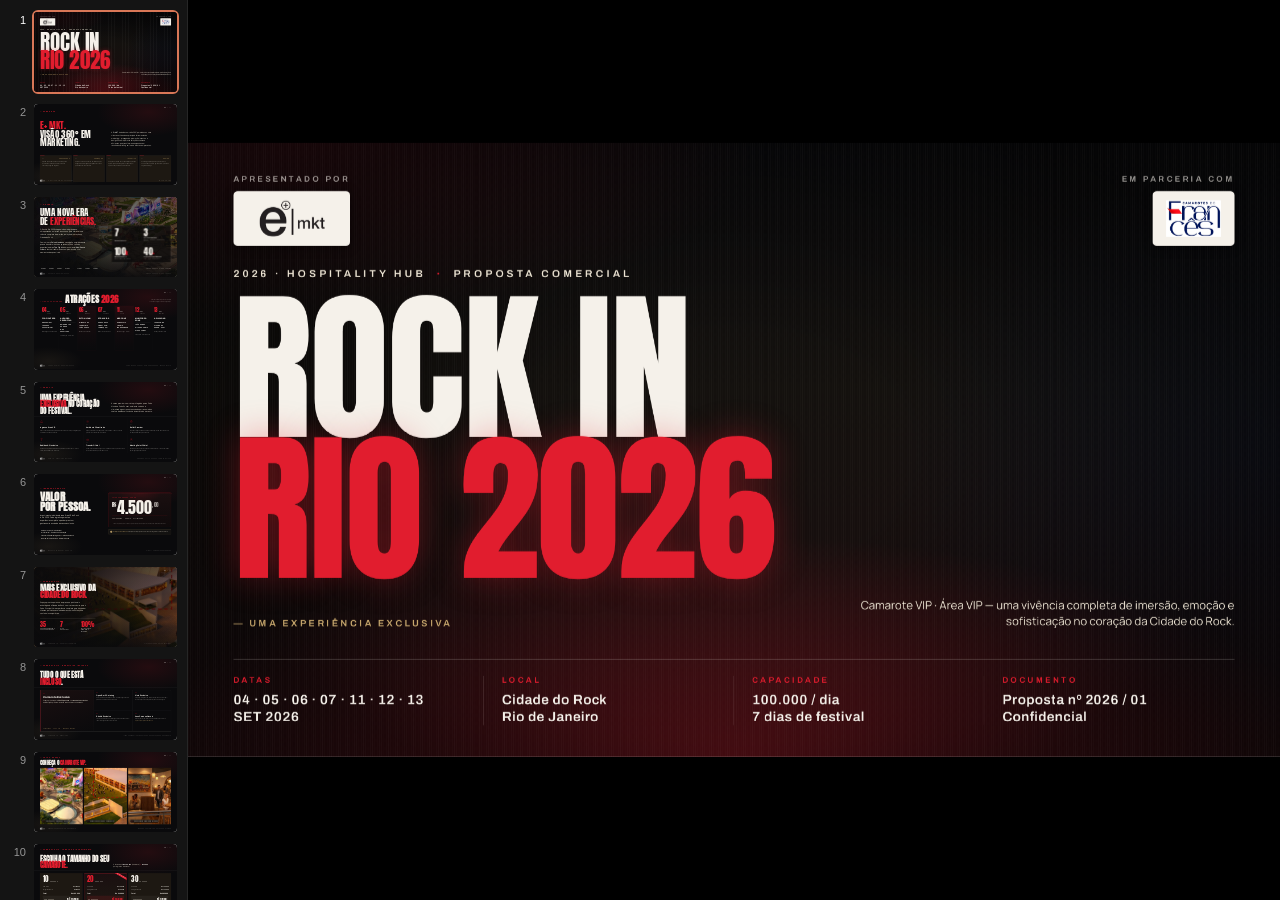
<file: desktop.html>
<!DOCTYPE html>
<html lang="pt-BR">
<head>
<meta charset="UTF-8">
<title>Proposta Comercial · Hospitalidade Rock in Rio 2026 · E+ MKT</title>
<meta name="viewport" content="width=device-width, initial-scale=1">

<link rel="preconnect" href="https://fonts.googleapis.com">
<link rel="preconnect" href="https://fonts.gstatic.com" crossorigin>
<link href="https://fonts.googleapis.com/css2?family=Anton&family=Archivo:wght@400;500;600;700;800;900&family=Manrope:wght@300;400;500;600;700&family=JetBrains+Mono:wght@400;500&display=swap" rel="stylesheet">

<link rel="stylesheet" href="styles.css">
<link rel="stylesheet" href="slides.css">
<link rel="stylesheet" href="transitions.css">

<script src="deck-stage.js"></script>

<template id="__bundler_thumbnail" data-bg-color="#0a0a0a">
  <svg viewBox="0 0 1200 800" xmlns="http://www.w3.org/2000/svg">
    <rect width="1200" height="800" fill="#0a0a0a"/>
    <text x="600" y="380" text-anchor="middle" font-family="Anton, Impact, sans-serif" font-size="180" fill="#f4c430" letter-spacing="-4">ROCK IN RIO</text>
    <text x="600" y="460" text-anchor="middle" font-family="Archivo, sans-serif" font-size="42" fill="#ffffff" letter-spacing="8">2026 · HOSPITALITY HUB</text>
    <line x1="500" y1="500" x2="700" y2="500" stroke="#f4c430" stroke-width="2"/>
  </svg>
</template>
</head>
<body>

<deck-stage>

<!-- ╔══════════════════════════════════════════════════════════════╗
     ║ SLIDE 01 · CAPA                                              ║
     ╚══════════════════════════════════════════════════════════════╝ -->
<section data-screen-label="01 Capa" class="s-cover">
  <!-- backdrop -->
  <div class="cover-bg"></div>
  <div class="cover-vignette"></div>
  <div class="cover-noise"></div>

  <!-- Top bar: partners -->
  <header class="cover-top">
    <div class="cover-partner">
      <span class="eyebrow muted">Apresentado por</span>
      <div class="logo-stamp">
        <img src="assets/logo-emkt-alt.png" alt="E+ MKT" class="logo-emkt-cover">
      </div>
    </div>
    <div class="cover-partner right">
      <span class="eyebrow muted">Em parceria com</span>
      <div class="logo-stamp">
        <img src="assets/logo-frances-trimmed.jpeg" alt="Camarotes do Francês" class="logo-frances-cover">
      </div>
    </div>
  </header>

  <!-- Hero -->
  <div class="cover-hero">
    <div class="cover-meta">
      <span class="cover-meta-line">2026 · HOSPITALITY HUB</span>
      <span class="cover-meta-dot">·</span>
      <span class="cover-meta-line">PROPOSTA COMERCIAL</span>
    </div>

    <h1 class="cover-title">
      <span class="cover-title-row">ROCK IN</span>
      <span class="cover-title-row red">RIO 2026</span>
    </h1>

    <div class="cover-sub">
      <div class="cover-sub-row">
        <span class="cover-sub-eyebrow">— UMA EXPERIÊNCIA EXCLUSIVA</span>
      </div>
      <p class="cover-sub-text">
        Camarote VIP · Área VIP — uma vivência completa de imersão, emoção
        e sofisticação no coração da Cidade do Rock.
      </p>
    </div>
  </div>

  <!-- Bottom info bar -->
  <footer class="cover-bottom">
    <div class="cover-bottom-col">
      <span class="eyebrow">Datas</span>
      <span class="cover-bottom-val">04 · 05 · 06 · 07 · 11 · 12 · 13<br>SET 2026</span>
    </div>
    <div class="cover-bottom-col">
      <span class="eyebrow">Local</span>
      <span class="cover-bottom-val">Cidade do Rock<br>Rio de Janeiro</span>
    </div>
    <div class="cover-bottom-col">
      <span class="eyebrow">Capacidade</span>
      <span class="cover-bottom-val">100.000 / dia<br>7 dias de festival</span>
    </div>
    <div class="cover-bottom-col">
      <span class="eyebrow">Documento</span>
      <span class="cover-bottom-val">Proposta nº 2026 / 01<br>Confidencial</span>
    </div>
  </footer>
</section>


<!-- ╔══════════════════════════════════════════════════════════════╗
     ║ SLIDE 02 · SOBRE NÓS                                         ║
     ╚══════════════════════════════════════════════════════════════╝ -->
<section data-screen-label="02 Sobre Nós" class="s-about">
  <div class="bg-grain"></div>

  <div class="slide-num"><strong>02</strong> / 14</div>

  <div class="about-wrap">
    <header class="about-head">
      <span class="eyebrow">— Sobre Nós</span>
      <h2 class="about-title">
        <span class="hl">E+ MKT.</span><br>
        Visão 360° em marketing.
      </h2>
      <p class="about-lede">
        A <strong>E+ MKT</strong> trabalha com visão 360° para todos os seus clientes,
        utilizando as principais ferramentas do marketing — propaganda, promoção,
        incentivo e design. Esse mix permite soluções criativas e eficientes, que
        transformam campanhas em resultados, briefing em lucro e clientes em parceiros.
      </p>
    </header>

    <div class="about-grid four">
      <article class="about-card">
        <div class="about-card-top">
          <span class="section-num">01</span>
          <span class="eyebrow gold">Propaganda</span>
        </div>
        <div class="about-card-body">
          <p>Seja um cartão de visitas ou uma campanha institucional: desenvolvemos conceitos criativos que geram negócios.</p>
        </div>
      </article>

      <article class="about-card">
        <div class="about-card-top">
          <span class="section-num">02</span>
          <span class="eyebrow gold">Promoção</span>
        </div>
        <div class="about-card-body">
          <p>Ativamos a sua marca antes, durante e depois da gôndola. Estratégia e planejamento criativo para aumentar suas vendas.</p>
        </div>
      </article>

      <article class="about-card">
        <div class="about-card-top">
          <span class="section-num">03</span>
          <span class="eyebrow gold">Incentivo</span>
        </div>
        <div class="about-card-body">
          <p>Campanha, treinamento, capacitação, aplicação e premiação: para chegar lá, você passa por aqui. Conheça o caminho do Incentivo.</p>
        </div>
      </article>

      <article class="about-card">
        <div class="about-card-top">
          <span class="section-num">04</span>
          <span class="eyebrow gold">Design</span>
        </div>
        <div class="about-card-body">
          <p>Estratégia e planejamento para construir o universo da sua marca, gerando valor para o seu negócio e diálogo.</p>
        </div>
      </article>
    </div>
  </div>

  <footer class="slide-footer">
    <div class="ft-left"><img class="ft-logo" src="assets/logo-emkt-white.png" alt="E+ MKT"><span class="ft-sep"></span><span>E+ MKT × Camarotes do Francês</span></div>
    <div class="ft-right"><span>Rock in Rio 2026</span></div>
  </footer>
</section>


<!-- ╔══════════════════════════════════════════════════════════════╗
     ║ SLIDE 03 · O EVENTO                                          ║
     ╚══════════════════════════════════════════════════════════════╝ -->
<section data-screen-label="03 O Evento" class="s-event">
  <div class="event-photo">
    <img src="assets/photo-aerial-new.png" alt="Cidade do Rock">
    <div class="event-photo-grad"></div>
  </div>
  <div class="slide-num"><strong>03</strong> / 14</div>

  <div class="event-wrap">
    <div class="event-left">
      <span class="eyebrow">— O Evento</span>
      <h2 class="event-title">
        Uma nova era<br>
        de <span class="hl">experiências.</span>
      </h2>
      <p class="event-lede">
        O Rock in Rio 2026 chega ainda mais grandioso, ultrapassando os limites
        dos shows para oferecer uma vivência completa de imersão, emoção e
        inovação na Cidade do Rock.
      </p>
      <p class="event-lede">
        Com um novo <strong>Palco Mundo</strong> de cenografia surpreendente que se
        transforma a cada apresentação, a volta do espetáculo aéreo
        <strong>The Flight</strong> e o monumental <strong>New Dance Order</strong>,
        o festival reafirma seu compromisso de criar momentos inesquecíveis.
      </p>
    </div>

    <aside class="event-stats">
      <div class="event-stat">
        <span class="event-stat-num">7</span>
        <span class="event-stat-lbl">Dias de festival</span>
      </div>
      <div class="event-stat">
        <span class="event-stat-num">3</span>
        <span class="event-stat-lbl">Palcos principais<br><em>Mundo · Sunset · New Dance Order</em></span>
      </div>
      <div class="event-stat">
        <span class="event-stat-num">100<small>k</small></span>
        <span class="event-stat-lbl">Pessoas por dia<br><em>Capacidade estimada</em></span>
      </div>
      <div class="event-stat">
        <span class="event-stat-num">40<small>+</small></span>
        <span class="event-stat-lbl">Atrações confirmadas<br><em>Line-up internacional</em></span>
      </div>
    </aside>
  </div>

  <div class="event-strip">
    <span class="event-strip-item"><span class="ft-dot"></span>04 SET</span>
    <span class="event-strip-item"><span class="ft-dot"></span>05 SET</span>
    <span class="event-strip-item"><span class="ft-dot"></span>06 SET</span>
    <span class="event-strip-item"><span class="ft-dot"></span>07 SET</span>
    <span class="event-strip-divider"></span>
    <span class="event-strip-item"><span class="ft-dot"></span>11 SET</span>
    <span class="event-strip-item"><span class="ft-dot"></span>12 SET</span>
    <span class="event-strip-item"><span class="ft-dot"></span>13 SET</span>
    <span class="event-strip-tail">CIDADE DO ROCK · RIO DE JANEIRO</span>
  </div>

  <footer class="slide-footer">
    <div class="ft-left"><img class="ft-logo" src="assets/logo-emkt-white.png" alt="E+ MKT"><span class="ft-sep"></span><span>O Evento · Rock in Rio 2026</span></div>
    <div class="ft-right"><span>Cidade do Rock · Rio de Janeiro</span></div>
  </footer>
</section>


<!-- ╔══════════════════════════════════════════════════════════════╗
     ║ SLIDE 04 · LINE-UP                                           ║
     ╚══════════════════════════════════════════════════════════════╝ -->
<section data-screen-label="04 Line-up" class="s-lineup">
  <div class="bg-grain"></div>
  <div class="slide-num"><strong>04</strong> / 14</div>

  <header class="lineup-head">
    <span class="eyebrow">— Line-up Confirmado</span>
    <h2 class="lineup-title">Atrações <span class="hl">2026</span></h2>
    <p class="lineup-note">Atrações e datas sujeitas a confirmação conforme divulgação oficial da organização.</p>
  </header>

  <div class="lineup-grid">
    <!-- Day 1 -->
    <article class="lineup-day">
      <header class="lineup-day-head">
        <span class="lineup-day-num">04</span>
        <span class="lineup-day-mo">SET<br><em>SEXTA</em></span>
      </header>
      <ul class="lineup-acts">
        <li class="headliner">Foo Fighters</li>
        <li>Rise Against</li>
        <li>The Hives</li>
        <li>Capital Inicial</li>
        <li class="more">Steve Angello · Cat Dealers</li>
      </ul>
    </article>

    <!-- Day 2 -->
    <article class="lineup-day">
      <header class="lineup-day-head">
        <span class="lineup-day-num">05</span>
        <span class="lineup-day-mo">SET<br><em>SÁBADO</em></span>
      </header>
      <ul class="lineup-acts">
        <li class="headliner">Avenged Sevenfold</li>
        <li>Bring Me The Horizon</li>
        <li>MGK</li>
        <li>Sepultura</li>
        <li class="more">James Hype · Victor Lou</li>
      </ul>
    </article>

    <!-- Day 3 -->
    <article class="lineup-day featured">
      <header class="lineup-day-head">
        <span class="lineup-day-num">06</span>
        <span class="lineup-day-mo">SET<br><em>DOMINGO</em></span>
      </header>
      <ul class="lineup-acts">
        <li class="headliner">Elton John</li>
        <li>Gilberto Gil</li>
        <li>Jon Batiste</li>
        <li>Luísa Sonza</li>
        <li class="more">Meduza · Sofi Tukker</li>
      </ul>
    </article>

    <!-- Day 4 -->
    <article class="lineup-day">
      <header class="lineup-day-head">
        <span class="lineup-day-num">07</span>
        <span class="lineup-day-mo">SET<br><em>SEGUNDA</em></span>
      </header>
      <ul class="lineup-acts">
        <li class="headliner">Stray Kids</li>
        <li>Hwasa · NEXZ</li>
        <li>Fatboy Slim</li>
        <li>Jamiroquai</li>
        <li class="more">PJ Morton · Os Garotin</li>
      </ul>
    </article>

    <!-- Day 5 -->
    <article class="lineup-day featured">
      <header class="lineup-day-head">
        <span class="lineup-day-num">11</span>
        <span class="lineup-day-mo">SET<br><em>SEXTA</em></span>
      </header>
      <ul class="lineup-acts">
        <li class="headliner">Maroon 5</li>
        <li>Demi Lovato</li>
        <li>J Balvin</li>
        <li>Pedro Sampaio</li>
        <li class="more">Neelix &amp; Vegas · Omiki</li>
      </ul>
    </article>

    <!-- Day 6 -->
    <article class="lineup-day">
      <header class="lineup-day-head">
        <span class="lineup-day-num">12</span>
        <span class="lineup-day-mo">SET<br><em>SÁBADO</em></span>
      </header>
      <ul class="lineup-acts">
        <li class="headliner">Mumford &amp; Sons</li>
        <li>João Gomes</li>
        <li>Gilsons · Criolo</li>
        <li>Alok &amp; Family</li>
        <li class="more">Timbalada · Priscila Senna</li>
      </ul>
    </article>

    <!-- Day 7 -->
    <article class="lineup-day">
      <header class="lineup-day-head">
        <span class="lineup-day-num">13</span>
        <span class="lineup-day-mo">SET<br><em>DOMINGO</em></span>
      </header>
      <ul class="lineup-acts">
        <li class="headliner">A Divulgar</li>
        <li>John Summit</li>
        <li>Illusionize</li>
        <li>Dennis · Suel</li>
        <li class="more">Roddy Lima · Marvvila</li>
      </ul>
    </article>
  </div>

  <footer class="slide-footer">
    <div class="ft-left"><img class="ft-logo" src="assets/logo-emkt-white.png" alt="E+ MKT"><span class="ft-sep"></span><span>Line-up oficial · Rock in Rio 2026</span></div>
    <div class="ft-right"><span>Palco Mundo · Sunset · New Dance Order · Espaço Favela</span></div>
  </footer>
</section>


<!-- ╔══════════════════════════════════════════════════════════════╗
     ║ SLIDE 05 · ÁREA VIP                                          ║
     ╚══════════════════════════════════════════════════════════════╝ -->
<section data-screen-label="05 Área VIP" class="s-vip">
  <div class="bg-grain"></div>
  <div class="slide-num"><strong>05</strong> / 14</div>

  <header class="vip-head">
    <span class="eyebrow">— Área VIP</span>
    <h2 class="vip-title">
      Uma experiência<br>
      <span class="hl">exclusiva</span> no coração<br>
      do festival.
    </h2>
    <p class="vip-lede">
      Acesso premium com vista privilegiada para o Palco Mundo e Palco Sunset,
      ambiente coberto e climatizado, gastronomia assinada por renomados chefs
      e bebidas all inclusive durante todo o evento.
    </p>
  </header>

  <div class="vip-grid">
    <article class="vip-benefit">
      <div class="vip-benefit-icon">
        <svg viewBox="0 0 32 32" fill="none" stroke="currentColor" stroke-width="1.5">
          <path d="M4 16 L16 4 L28 16 L28 28 L4 28 Z"/>
          <path d="M12 28 L12 20 L20 20 L20 28"/>
        </svg>
      </div>
      <span class="vip-benefit-num">01</span>
      <h3>Ingresso Área VIP</h3>
      <p>Acesso exclusivo à área premium do festival com vista privilegiada para o Palco Mundo e Palco Sunset.</p>
    </article>

    <article class="vip-benefit">
      <div class="vip-benefit-icon">
        <svg viewBox="0 0 32 32" fill="none" stroke="currentColor" stroke-width="1.5">
          <circle cx="16" cy="16" r="5"/>
          <path d="M16 4 L16 8 M16 24 L16 28 M4 16 L8 16 M24 16 L28 16 M7 7 L10 10 M22 22 L25 25 M22 10 L25 7 M7 25 L10 22"/>
        </svg>
      </div>
      <span class="vip-benefit-num">02</span>
      <h3>Ambiente Climatizado</h3>
      <p>Espaço coberto com temperatura controlada — todo o conforto para curtir o festival do início ao fim.</p>
    </article>

    <article class="vip-benefit">
      <div class="vip-benefit-icon">
        <svg viewBox="0 0 32 32" fill="none" stroke="currentColor" stroke-width="1.5">
          <path d="M8 10 L8 22 C8 25 11 28 16 28 C21 28 24 25 24 22 L24 10 Z"/>
          <path d="M8 10 L24 10 M16 10 L16 6 L20 4"/>
        </svg>
      </div>
      <span class="vip-benefit-num">03</span>
      <h3>Buffet Premium</h3>
      <p>Experiência gastronômica única assinada por renomados chefs, com cardápio elaborado para o evento.</p>
    </article>

    <article class="vip-benefit">
      <div class="vip-benefit-icon">
        <svg viewBox="0 0 32 32" fill="none" stroke="currentColor" stroke-width="1.5">
          <path d="M10 4 L22 4 L20 16 C20 18 18 20 16 20 C14 20 12 18 12 16 Z"/>
          <path d="M16 20 L16 28 M12 28 L20 28"/>
        </svg>
      </div>
      <span class="vip-benefit-num">04</span>
      <h3>Bebidas All Inclusive</h3>
      <p>Open bar completo durante toda a permanência no evento — drinks, cervejas e bebidas non-alcoholic.</p>
    </article>

    <article class="vip-benefit">
      <div class="vip-benefit-icon">
        <svg viewBox="0 0 32 32" fill="none" stroke="currentColor" stroke-width="1.5">
          <path d="M4 20 L8 20 L10 16 L22 16 L24 20 L28 20 L28 24 L4 24 Z"/>
          <circle cx="10" cy="24" r="2"/>
          <circle cx="22" cy="24" r="2"/>
        </svg>
      </div>
      <span class="vip-benefit-num">05</span>
      <h3>Transfer Oficial</h3>
      <p>Shuttle exclusivo Meeting Point ↔ Cidade do Rock a partir das 14h e retornando até 1h após o último show.</p>
    </article>

    <article class="vip-benefit">
      <div class="vip-benefit-icon">
        <svg viewBox="0 0 32 32" fill="none" stroke="currentColor" stroke-width="1.5">
          <circle cx="16" cy="13" r="6"/>
          <path d="M6 28 C6 22 10 19 16 19 C22 19 26 22 26 28"/>
        </svg>
      </div>
      <span class="vip-benefit-num">06</span>
      <h3>Meeting Point Oficial</h3>
      <p>Ponto de encontro exclusivo para convidados VIP — local confirmado pela organização do festival.</p>
    </article>
  </div>

  <footer class="slide-footer">
    <div class="ft-left"><img class="ft-logo" src="assets/logo-emkt-white.png" alt="E+ MKT"><span class="ft-sep"></span><span>Área VIP · Benefícios inclusos</span></div>
    <div class="ft-right"><span>Abertura às 14h · Guarda-volumes incluso</span></div>
  </footer>
</section>


<!-- ╔══════════════════════════════════════════════════════════════╗
     ║ SLIDE 06 · VALOR ÁREA VIP                                    ║
     ╚══════════════════════════════════════════════════════════════╝ -->
<section data-screen-label="06 Valor Área VIP" class="s-price">
  <div class="bg-grain"></div>
  <div class="slide-num"><strong>06</strong> / 14</div>

  <div class="price-wrap">
    <div class="price-left">
      <span class="eyebrow">— Ingresso Área VIP</span>
      <h2 class="price-title">Valor<br>por pessoa.</h2>
      <p class="price-lede">
        Investimento individual para a Área VIP do Rock in Rio 2026.
        Cada ingresso garante a experiência completa: open bar premium,
        gastronomia assinada e acesso exclusivo.
      </p>

      <ul class="price-list">
        <li><span class="ft-dot"></span>Vale para 1 (um) dia de festival</li>
        <li><span class="ft-dot"></span>All inclusive — bebidas e alimentação</li>
        <li><span class="ft-dot"></span>Transfer oficial Meeting Point ↔ Cidade do Rock</li>
        <li><span class="ft-dot"></span>Guarda-volumes incluso · Abertura às 14h</li>
      </ul>
    </div>

    <aside class="price-right">
      <div class="price-card">
        <span class="price-card-eyebrow">VALOR POR PESSOA · POR DIA</span>
        <div class="price-card-amount">
          <span class="price-currency">R$</span>
          <span class="price-figure">4.500</span>
          <span class="price-cents">,00</span>
        </div>
        <div class="price-card-mini">
          <span>Por ingresso</span><span class="dot">·</span>
          <span>Por dia</span><span class="dot">·</span>
          <span>All inclusive</span>
        </div>
        <div class="price-card-foot">
          <span class="ft-dot"></span>
          <span>Valores sujeitos a impostos e taxas. Sujeitos a alteração sem aviso prévio conforme proximidade da data do evento.</span>
        </div>
      </div>

      <div class="price-warn">
        <span class="warn-icon">!</span>
        <p><strong>Atenção · Política de marca.</strong> Não é permitida a exposição de marca com materiais gráficos ou brindes na Área VIP.</p>
      </div>
    </aside>
  </div>

  <footer class="slide-footer">
    <div class="ft-left"><img class="ft-logo" src="assets/logo-emkt-white.png" alt="E+ MKT"><span class="ft-sep"></span><span>Proposta Comercial · Área VIP</span></div>
    <div class="ft-right"><span>E+ MKT × Camarotes do Francês</span></div>
  </footer>
</section>


<!-- ╔══════════════════════════════════════════════════════════════╗
     ║ SLIDE 07 · CAMAROTE VIP · INTRO                              ║
     ╚══════════════════════════════════════════════════════════════╝ -->
<section data-screen-label="07 Camarote VIP" class="s-camarote-intro">
  <div class="camarote-photo">
    <img src="assets/photo-exterior-new.png" alt="Camarote VIP">
    <div class="camarote-photo-grad"></div>
  </div>
  <div class="slide-num"><strong>07</strong> / 14</div>

  <div class="camarote-intro-wrap">
    <div class="camarote-intro-left">
      <span class="eyebrow">— Camarote VIP</span>
      <h2 class="camarote-intro-title">
        Mais exclusivo da<br>
        <span class="hl">Cidade do Rock.</span>
      </h2>
      <p class="camarote-intro-lede">
        Espaço privativo para sua empresa, no ponto mais estratégico da
        Cidade do Rock, com vista exclusiva para o Palco Principal. Uma
        experiência completa para hospedar clientes, parceiros e
        colaboradores com sofisticação e conforto incomparáveis.
      </p>

      <div class="camarote-intro-stats">
        <div class="camarote-intro-stat">
          <span class="num">35</span>
          <span class="lbl">Capacidade máxima<br><em>30 a 35 convidados</em></span>
        </div>
        <div class="camarote-intro-stat">
          <span class="num">7</span>
          <span class="lbl">Dias<br>de festival</span>
        </div>
        <div class="camarote-intro-stat">
          <span class="num">100%</span>
          <span class="lbl">All inclusive<br>open bar &amp; catering</span>
        </div>
      </div>
    </div>
  </div>

  <footer class="slide-footer">
    <div class="ft-left"><img class="ft-logo" src="assets/logo-emkt-white.png" alt="E+ MKT"><span class="ft-sep"></span><span>Camarote VIP · Hospitality Premium</span></div>
    <div class="ft-right"><span>Vista exclusiva · Palco Principal</span></div>
  </footer>
</section>


<!-- ╔══════════════════════════════════════════════════════════════╗
     ║ SLIDE 08 · CAMAROTE BENEFÍCIOS                               ║
     ╚══════════════════════════════════════════════════════════════╝ -->
<section data-screen-label="08 Camarote · Benefícios" class="s-cbenefits">
  <div class="bg-grain"></div>
  <div class="slide-num"><strong>08</strong> / 14</div>

  <header class="cbenefits-head">
    <span class="eyebrow">— Camarote VIP · Benefícios Inclusos</span>
    <h2 class="cbenefits-title">
      Tudo o que está<br>
      <span class="hl">incluso</span>.
    </h2>
  </header>

  <div class="cbenefits-grid">
    <article class="cbenefit big">
      <span class="cbenefit-num">01</span>
      <h3>Camarote Exclusivo</h3>
      <p>Espaço privativo para <strong>30 a 35 pessoas</strong>, com <strong>banheiro exclusivo</strong> e ambientação premium durante todos os dias contratados.</p>
      <div class="cbenefit-tag">Capacidade · 30–35 pax · banheiro próprio</div>
    </article>

    <article class="cbenefit">
      <span class="cbenefit-num">02</span>
      <h3>Open Bar &amp; Catering</h3>
      <p>All inclusive durante todo o evento — bebidas e gastronomia premium servidas dentro do camarote.</p>
    </article>

    <article class="cbenefit">
      <span class="cbenefit-num">03</span>
      <h3>Vista Exclusiva</h3>
      <p>Posição privilegiada com vista direta para o Palco Principal — você acompanha cada apresentação no melhor ângulo.</p>
    </article>

    <article class="cbenefit">
      <span class="cbenefit-num">04</span>
      <h3>Shuttle Exclusivo</h3>
      <p>Transfer dedicado entre o Meeting Point e a Cidade do Rock — ida e retorno garantidos com conforto.</p>
    </article>

    <article class="cbenefit">
      <span class="cbenefit-num">05</span>
      <h3>Itens Personalizáveis</h3>
      <p>Decoração customizada com a identidade da sua marca. <em>Sujeito à aprovação da Rock World.</em></p>
    </article>
  </div>

  <footer class="slide-footer">
    <div class="ft-left"><img class="ft-logo" src="assets/logo-emkt-white.png" alt="E+ MKT"><span class="ft-sep"></span><span>Camarote VIP · Benefícios</span></div>
    <div class="ft-right"><span>Itens personalizáveis sujeitos à aprovação da Rock World</span></div>
  </footer>
</section>


<!-- ╔══════════════════════════════════════════════════════════════╗
     ║ SLIDE 09 · VEJA O ESPAÇO                                     ║
     ╚══════════════════════════════════════════════════════════════╝ -->
<section data-screen-label="09 Veja o Espaço" class="s-gallery">
  <div class="bg-grain"></div>
  <div class="slide-num"><strong>09</strong> / 14</div>

  <header class="gallery-head">
    <span class="eyebrow">— Veja o Espaço</span>
    <h2 class="gallery-title">
      Conheça o <span class="hl">Camarote VIP.</span>
    </h2>
  </header>

  <div class="gallery-grid">
    <figure class="gallery-fig main">
      <img src="assets/photo-aerial-new.png" alt="Vista aérea da Cidade do Rock — Camarote VIP">
      <figcaption>
        <span class="gallery-fig-num">01</span>
        <span class="gallery-fig-cap">Vista aérea · Cidade do Rock</span>
      </figcaption>
    </figure>

    <figure class="gallery-fig">
      <img src="assets/photo-exterior-new.png" alt="Estrutura externa do Camarote VIP">
      <figcaption>
        <span class="gallery-fig-num">02</span>
        <span class="gallery-fig-cap">Estrutura externa · Camarote</span>
      </figcaption>
    </figure>

    <figure class="gallery-fig">
      <img src="assets/photo-lounge-new.png" alt="Área comum do Camarote VIP">
      <figcaption>
        <span class="gallery-fig-num">03</span>
        <span class="gallery-fig-cap">Área comum · Ambiente interno</span>
      </figcaption>
    </figure>
  </div>

  <footer class="slide-footer">
    <div class="ft-left"><img class="ft-logo" src="assets/logo-emkt-white.png" alt="E+ MKT"><span class="ft-sep"></span><span>Renderizações oficiais Rock World</span></div>
    <div class="ft-right"><span>Imagens ilustrativas · Sujeitas a ajustes</span></div>
  </footer>
</section>


<!-- ╔══════════════════════════════════════════════════════════════╗
     ║ SLIDE 10 · INVESTIMENTO CAMAROTE                             ║
     ╚══════════════════════════════════════════════════════════════╝ -->
<section data-screen-label="10 Investimento" class="s-invest">
  <div class="bg-grain"></div>
  <div class="slide-num"><strong>10</strong> / 14</div>

  <header class="invest-head">
    <span class="eyebrow">— Camarote VIP · Tabela de Investimento</span>
    <h2 class="invest-title">
      Escolha o tamanho do seu <span class="hl">camarote.</span>
    </h2>
    <p class="invest-lede">
      Cálculo base: <strong>R$ 150.000</strong> (camarote) <span class="dot">+</span> <strong>R$ 4.500</strong> por ingresso individual.
    </p>
  </header>

  <div class="invest-grid">
    <article class="invest-card">
      <header class="invest-card-head">
        <span class="invest-card-num">10</span>
        <span class="invest-card-lbl">Pessoas</span>
      </header>
      <div class="invest-card-rows">
        <div class="invest-row">
          <span class="rl">Camarote</span>
          <span class="rv">R$ 150.000</span>
        </div>
        <div class="invest-row">
          <span class="rl">10 ingressos VIP</span>
          <span class="rv">R$ 45.000</span>
        </div>
        <div class="invest-row total">
          <span class="rl">Total</span>
          <span class="rv">R$ 195.000</span>
        </div>
      </div>
      <footer class="invest-card-foot">
        <span class="pp-lbl">Por pessoa</span>
        <span class="pp-val">R$ 19.500</span>
      </footer>
    </article>

    <article class="invest-card featured">
      <header class="invest-card-head">
        <span class="invest-card-num">20</span>
        <span class="invest-card-lbl">Pessoas</span>
      </header>
      <div class="invest-flag">Mais procurado</div>
      <div class="invest-card-rows">
        <div class="invest-row">
          <span class="rl">Camarote</span>
          <span class="rv">R$ 150.000</span>
        </div>
        <div class="invest-row">
          <span class="rl">20 ingressos VIP</span>
          <span class="rv">R$ 90.000</span>
        </div>
        <div class="invest-row total">
          <span class="rl">Total</span>
          <span class="rv">R$ 240.000</span>
        </div>
      </div>
      <footer class="invest-card-foot">
        <span class="pp-lbl">Por pessoa</span>
        <span class="pp-val">R$ 12.000</span>
      </footer>
    </article>

    <article class="invest-card">
      <header class="invest-card-head">
        <span class="invest-card-num">30</span>
        <span class="invest-card-lbl">Pessoas</span>
      </header>
      <div class="invest-card-rows">
        <div class="invest-row">
          <span class="rl">Camarote</span>
          <span class="rv">R$ 150.000</span>
        </div>
        <div class="invest-row">
          <span class="rl">30 ingressos VIP</span>
          <span class="rv">R$ 135.000</span>
        </div>
        <div class="invest-row total">
          <span class="rl">Total</span>
          <span class="rv">R$ 285.000</span>
        </div>
      </div>
      <footer class="invest-card-foot">
        <span class="pp-lbl">Por pessoa</span>
        <span class="pp-val">R$ 9.500</span>
      </footer>
    </article>
  </div>

  <div class="invest-notes">
    <div class="invest-note">
      <span class="invest-note-icon">i</span>
      <p><strong>Outros formatos disponíveis.</strong> Números diferentes de 10, 20 ou 30 pessoas podem ser acomodados — capacidade máxima de <strong>35 pax</strong> — mediante nova precificação individual sob consulta.</p>
    </div>
    <div class="invest-note">
      <span class="invest-note-icon">i</span>
      <p><strong>Staffs externos.</strong> Consultores, fotógrafos e demais staffs externos contam como convidados e devem adquirir ingresso. Valores sujeitos a impostos e taxas.</p>
    </div>
  </div>

  <footer class="slide-footer">
    <div class="ft-left"><img class="ft-logo" src="assets/logo-emkt-white.png" alt="E+ MKT"><span class="ft-sep"></span><span>Tabela de investimento · Camarote VIP</span></div>
    <div class="ft-right"><span>Capacidade máxima · 35 pax</span></div>
  </footer>
</section>


<!-- ╔══════════════════════════════════════════════════════════════╗
     ║ SLIDE 11 · DISPONIBILIDADE                                   ║
     ╚══════════════════════════════════════════════════════════════╝ -->
<section data-screen-label="11 Disponibilidade" class="s-avail">
  <div class="bg-grain"></div>
  <div class="slide-num"><strong>11</strong> / 14</div>

  <header class="avail-head">
    <div class="avail-head-left">
      <span class="eyebrow">— Camarote VIP · Disponibilidade Atual</span>
      <h2 class="avail-title">
        Datas com vagas<br>
        <span class="hl">ainda disponíveis.</span>
      </h2>
      <p class="avail-lede">
        Alguns dias já estão com os espaços esgotados. Veja abaixo as datas
        que ainda contam com camarotes disponíveis — reservas confirmadas
        em ordem de chegada.
      </p>
    </div>

    <aside class="avail-head-right">
      <div class="avail-summary">
        <div class="avail-summary-num">10</div>
        <div class="avail-summary-lbl">Camarotes<br>disponíveis</div>
      </div>
      <div class="avail-summary muted">
        <div class="avail-summary-num">2</div>
        <div class="avail-summary-lbl">Datas<br>esgotadas</div>
      </div>
    </aside>
  </header>

  <div class="avail-grid">
    <article class="avail-day open">
      <header class="avail-day-head">
        <span class="avail-day-num">04</span>
        <span class="avail-day-mo">SET<br><em>SEXTA</em></span>
      </header>
      <div class="avail-day-body">
        <span class="avail-day-act">Foo Fighters</span>
      </div>
      <footer class="avail-day-foot">
        <span class="avail-badge open"><span class="avail-dot"></span>2 disponíveis</span>
      </footer>
    </article>

    <article class="avail-day open">
      <header class="avail-day-head">
        <span class="avail-day-num">05</span>
        <span class="avail-day-mo">SET<br><em>SÁBADO</em></span>
      </header>
      <div class="avail-day-body">
        <span class="avail-day-act">Avenged Sevenfold</span>
      </div>
      <footer class="avail-day-foot">
        <span class="avail-badge open"><span class="avail-dot"></span>2 disponíveis</span>
      </footer>
    </article>

    <article class="avail-day open">
      <header class="avail-day-head">
        <span class="avail-day-num">06</span>
        <span class="avail-day-mo">SET<br><em>DOMINGO</em></span>
      </header>
      <div class="avail-day-body">
        <span class="avail-day-act tbc">A confirmar</span>
      </div>
      <footer class="avail-day-foot">
        <span class="avail-badge open"><span class="avail-dot"></span>2 disponíveis</span>
      </footer>
    </article>

    <article class="avail-day sold">
      <header class="avail-day-head">
        <span class="avail-day-num">07</span>
        <span class="avail-day-mo">SET<br><em>SEGUNDA</em></span>
      </header>
      <div class="avail-day-body">
        <span class="avail-day-act">—</span>
      </div>
      <footer class="avail-day-foot">
        <span class="avail-badge sold">Esgotado</span>
      </footer>
    </article>

    <article class="avail-day open">
      <header class="avail-day-head">
        <span class="avail-day-num">11</span>
        <span class="avail-day-mo">SET<br><em>SEXTA</em></span>
      </header>
      <div class="avail-day-body">
        <span class="avail-day-act">Stray Kids</span>
      </div>
      <footer class="avail-day-foot">
        <span class="avail-badge open"><span class="avail-dot"></span>2 disponíveis</span>
      </footer>
    </article>

    <article class="avail-day sold">
      <header class="avail-day-head">
        <span class="avail-day-num">12</span>
        <span class="avail-day-mo">SET<br><em>SÁBADO</em></span>
      </header>
      <div class="avail-day-body">
        <span class="avail-day-act">—</span>
      </div>
      <footer class="avail-day-foot">
        <span class="avail-badge sold">Esgotado</span>
      </footer>
    </article>

    <article class="avail-day open">
      <header class="avail-day-head">
        <span class="avail-day-num">13</span>
        <span class="avail-day-mo">SET<br><em>DOMINGO</em></span>
      </header>
      <div class="avail-day-body">
        <span class="avail-day-act">Twenty One Pilots</span>
      </div>
      <footer class="avail-day-foot">
        <span class="avail-badge open"><span class="avail-dot"></span>2 disponíveis</span>
      </footer>
    </article>
  </div>

  <div class="avail-foot-note">
    <span class="ft-dot"></span>
    <p>Snapshot atualizado em <strong>maio · 2026</strong>. Disponibilidade pode mudar a qualquer momento conforme novas reservas — recomendamos confirmação imediata para garantir a data preferida.</p>
  </div>

  <footer class="slide-footer">
    <div class="ft-left"><img class="ft-logo" src="assets/logo-emkt-white.png" alt="E+ MKT"><span class="ft-sep"></span><span>Disponibilidade · Camarote VIP</span></div>
    <div class="ft-right"><span>10 camarotes disponíveis · 2 datas esgotadas</span></div>
  </footer>
</section>


<!-- ╔══════════════════════════════════════════════════════════════╗
     ║ SLIDE 12 · PERSONALIZAÇÃO                                    ║
     ╚══════════════════════════════════════════════════════════════╝ -->
<section data-screen-label="12 Personalização" class="s-custom">
  <div class="bg-grain"></div>
  <div class="slide-num"><strong>12</strong> / 14</div>

  <header class="custom-head">
    <span class="eyebrow">— Personalização do Camarote</span>
    <h2 class="custom-title">
      Leve a identidade da sua<br>
      <span class="hl">marca</span> para o festival.
    </h2>
    <p class="custom-lede">
      Cinco pontos de personalização disponíveis no camarote, para marcas que
      desejam imprimir sua presença em uma experiência exclusiva.
    </p>
  </header>

  <div class="custom-grid">
    <article class="custom-item">
      <span class="custom-num">01</span>
      <h3>Quadro de Marca</h3>
      <p>1 quadro com aplicação de marca em moldura de madeira — dimensão máxima <strong>1,80m × 1,20m</strong>.</p>
    </article>
    <article class="custom-item">
      <span class="custom-num">02</span>
      <h3>Display na Entrada</h3>
      <p>1 display <strong>A4</strong> na porta de entrada do camarote com identidade visual da marca.</p>
    </article>
    <article class="custom-item">
      <span class="custom-num">03</span>
      <h3>Almofadas Personalizadas</h3>
      <p>5 almofadas com personalização da marca distribuídas pelo espaço do camarote.</p>
    </article>
    <article class="custom-item">
      <span class="custom-num">04</span>
      <h3>Display Autoportante</h3>
      <p>Display iluminado (ou não) apoiado sobre o balcão — dimensão máxima <strong>0,80m × 0,50m</strong>.</p>
    </article>
    <article class="custom-item">
      <span class="custom-num">05</span>
      <h3>Composição Floral</h3>
      <p>Arranjo floral conforme preferência e identidade visual da marca contratante.</p>
    </article>
  </div>

  <div class="custom-foot">
    <span class="ft-dot"></span>
    <p>Todos os itens personalizáveis devem passar pela aprovação da <strong>Rock World</strong>. Exclusivo para marcas parceiras do festival.</p>
  </div>

  <footer class="slide-footer">
    <div class="ft-left"><img class="ft-logo" src="assets/logo-emkt-white.png" alt="E+ MKT"><span class="ft-sep"></span><span>Personalização · Camarote VIP</span></div>
    <div class="ft-right"><span>Sujeito à aprovação Rock World</span></div>
  </footer>
</section>


<!-- ╔══════════════════════════════════════════════════════════════╗
     ║ SLIDE 12 · SERVIÇOS ADICIONAIS                               ║
     ╚══════════════════════════════════════════════════════════════╝ -->
<section data-screen-label="13 Serviços Adicionais" class="s-services">
  <div class="bg-grain"></div>
  <div class="slide-num"><strong>13</strong> / 14</div>

  <header class="services-head">
    <span class="eyebrow">— Serviços Adicionais</span>
    <h2 class="services-title">
      Complete a experiência<br>
      dos seus <span class="hl">convidados</span>.
    </h2>
    <p class="services-lede">Disponíveis sob consulta · valores tratados caso a caso.</p>
  </header>

  <div class="services-grid">
    <article class="service">
      <span class="service-num">01</span>
      <h3>Transporte Aéreo</h3>
      <p>Voos fretados e helicóptero para chegada VIP ao evento.</p>
    </article>
    <article class="service">
      <span class="service-num">02</span>
      <h3>Hospedagem</h3>
      <p>Hotéis e resorts parceiros próximos à Cidade do Rock.</p>
    </article>
    <article class="service">
      <span class="service-num">03</span>
      <h3>Meeting Point Exclusivo</h3>
      <p>Ponto de encontro dedicado para o grupo, antes do festival.</p>
    </article>
    <article class="service">
      <span class="service-num">04</span>
      <h3>Transfer Executivo</h3>
      <p>Veículos executivos e blindados — MP &gt; Cidade do Rock &gt; MP.</p>
    </article>
    <article class="service">
      <span class="service-num">05</span>
      <h3>Brindes Personalizados</h3>
      <p>Kits e lembranças customizadas para os convidados.</p>
    </article>
    <article class="service">
      <span class="service-num">06</span>
      <h3>Seguro Viagem</h3>
      <p>Cobertura completa para todos os participantes.</p>
    </article>
    <article class="service">
      <span class="service-num">07</span>
      <h3>City Tour</h3>
      <p>Passeios guiados pelo Rio antes do festival.</p>
    </article>
    <article class="service">
      <span class="service-num">08</span>
      <h3>RSVP &amp; Gestão</h3>
      <p>Plataforma de confirmação de presença automatizada.</p>
    </article>
  </div>

  <div class="services-foot">
    <span class="ft-dot"></span>
    <p>Para acesso de veículos ao festival, a contratação deve ser feita obrigatoriamente por nosso intermédio.</p>
  </div>

  <footer class="slide-footer">
    <div class="ft-left"><img class="ft-logo" src="assets/logo-emkt-white.png" alt="E+ MKT"><span class="ft-sep"></span><span>Serviços Adicionais · Sob consulta</span></div>
    <div class="ft-right"><span>Valores e disponibilidade sujeitos a confirmação</span></div>
  </footer>
</section>


<!-- ╔══════════════════════════════════════════════════════════════╗
     ║ SLIDE 13 · PRÓXIMOS PASSOS · CONTATO                         ║
     ╚══════════════════════════════════════════════════════════════╝ -->
<section data-screen-label="14 Próximos Passos" class="s-next">
  <div class="next-bg-photo">
    <img src="assets/photo-aerial-new.png" alt="">
    <div class="next-bg-grad"></div>
  </div>
  <div class="slide-num"><strong>14</strong> / 14</div>

  <div class="next-wrap">
    <div class="next-left">
      <span class="eyebrow">— Próximos Passos</span>
      <h2 class="next-title">
        Vamos criar uma<br>
        experiência <span class="hl">inesquecível?</span>
      </h2>

      <ol class="next-steps">
        <li>
          <span class="next-step-num">01</span>
          <div>
            <h4>Entre em contato</h4>
            <p>Fale com a nossa equipe pelos canais ao lado.</p>
          </div>
        </li>
        <li>
          <span class="next-step-num">02</span>
          <div>
            <h4>Defina o formato</h4>
            <p>Número de participantes, datas e nível de personalização desejado.</p>
          </div>
        </li>
        <li>
          <span class="next-step-num">03</span>
          <div>
            <h4>Receba a proposta final</h4>
            <p>Enviamos a proposta personalizada com valores definitivos.</p>
          </div>
        </li>
        <li>
          <span class="next-step-num">04</span>
          <div>
            <h4>Garanta seu espaço</h4>
            <p>Formalize a reserva e prepare-se para o festival.</p>
          </div>
        </li>
      </ol>
    </div>

    <aside class="next-right">
      <div class="next-card">
        <span class="eyebrow gold">Contato · E+ MKT</span>
        <div class="next-contact-rows">
          <div class="next-contact-row">
            <span class="next-contact-lbl">Responsável</span>
            <span class="next-contact-val">Alexis de Vaulx</span>
          </div>
          <div class="next-contact-row">
            <span class="next-contact-lbl">Telefone / WhatsApp</span>
            <span class="next-contact-val">+55 (21) 98125-4099</span>
          </div>
        </div>

        <div class="next-card-foot">
          <div class="logo-stamp small">
            <img src="assets/logo-emkt-alt.png" alt="E+ MKT">
          </div>
          <span class="plus-sign">×</span>
          <div class="logo-stamp small">
            <img src="assets/logo-frances-trimmed.jpeg" alt="Camarotes do Francês">
          </div>
        </div>
      </div>

      <p class="next-tagline">
        <em>Obrigado pela atenção.</em><br>
        Aguardamos seu retorno para construir uma experiência<br>
        à altura da sua marca no Rock in Rio 2026.
      </p>
    </aside>
  </div>

  <footer class="slide-footer">
    <div class="ft-left"><img class="ft-logo" src="assets/logo-emkt-white.png" alt="E+ MKT"><span class="ft-sep"></span><span>Proposta Comercial · Hospitalidade Rock in Rio 2026</span></div>
    <div class="ft-right"><span>E+ MKT × Camarotes do Francês · Setembro 2026</span></div>
  </footer>
</section>


</deck-stage>

</body>
</html>
</file>
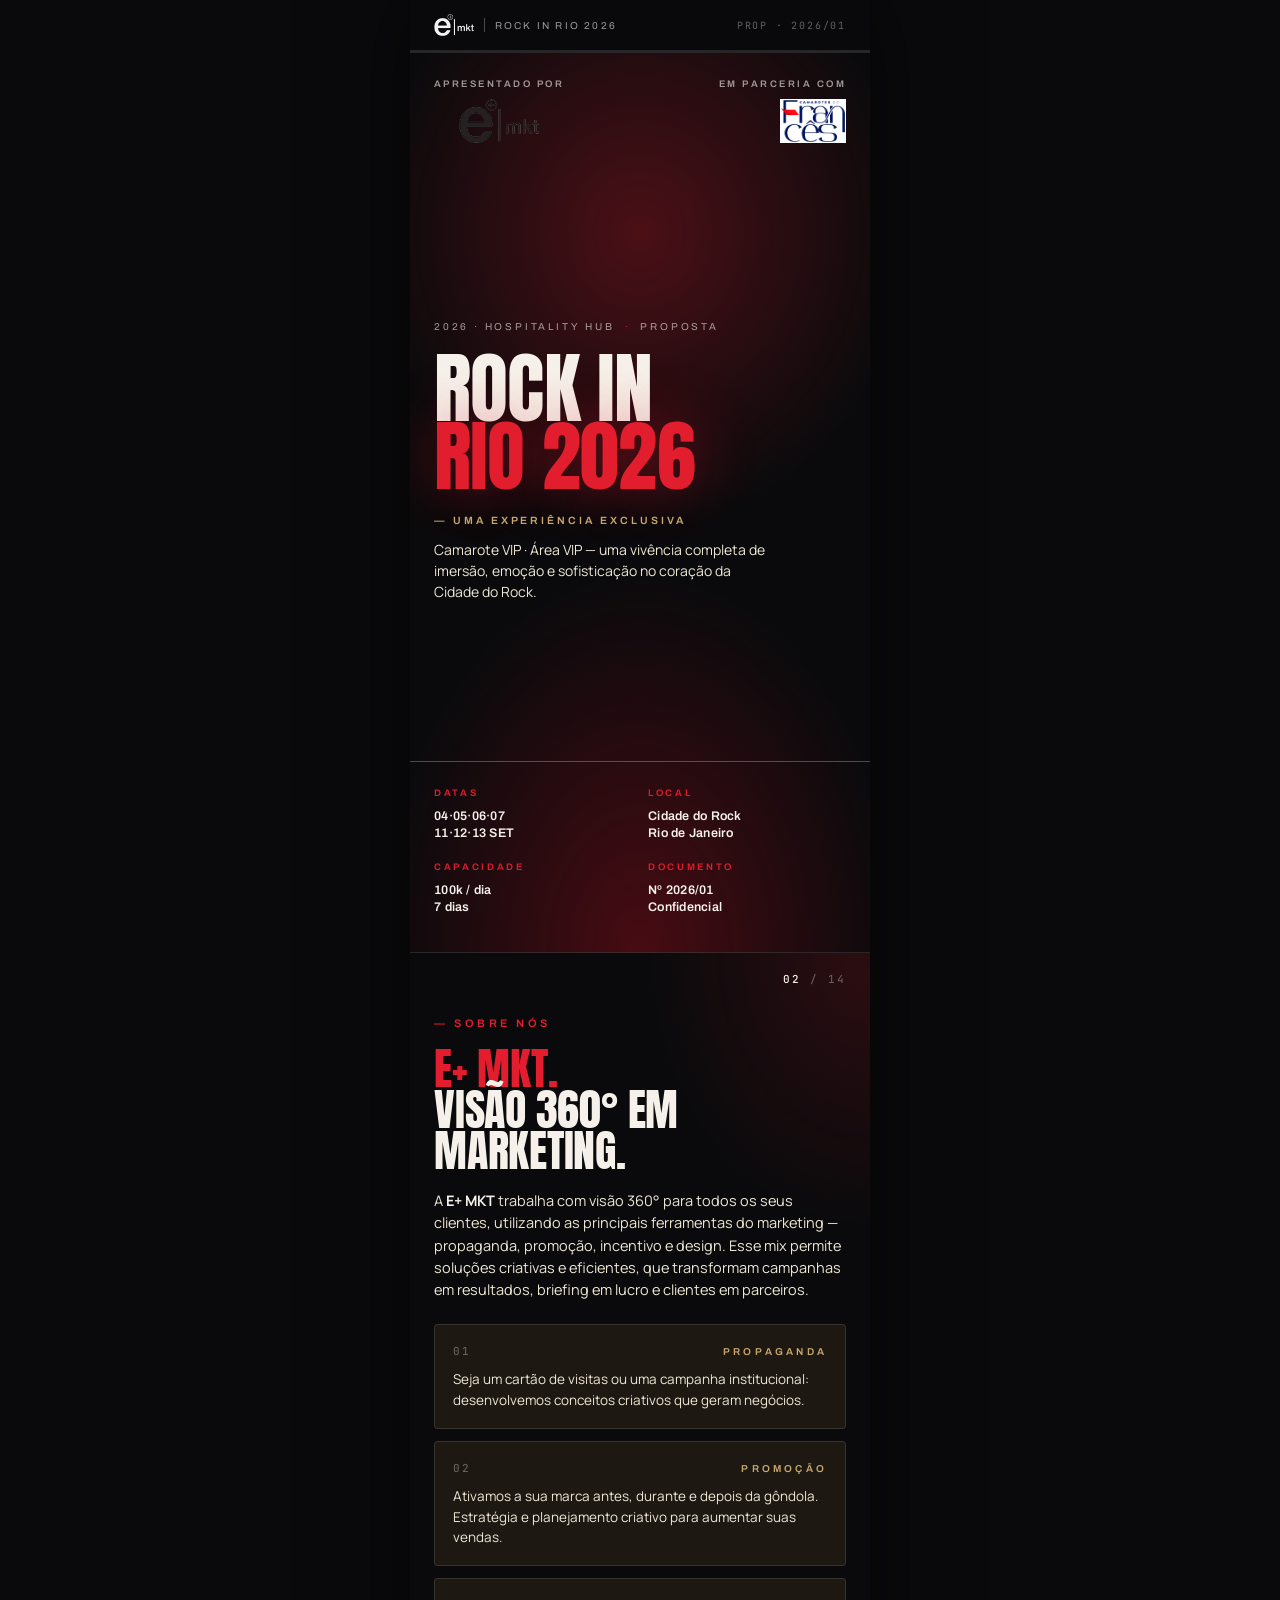
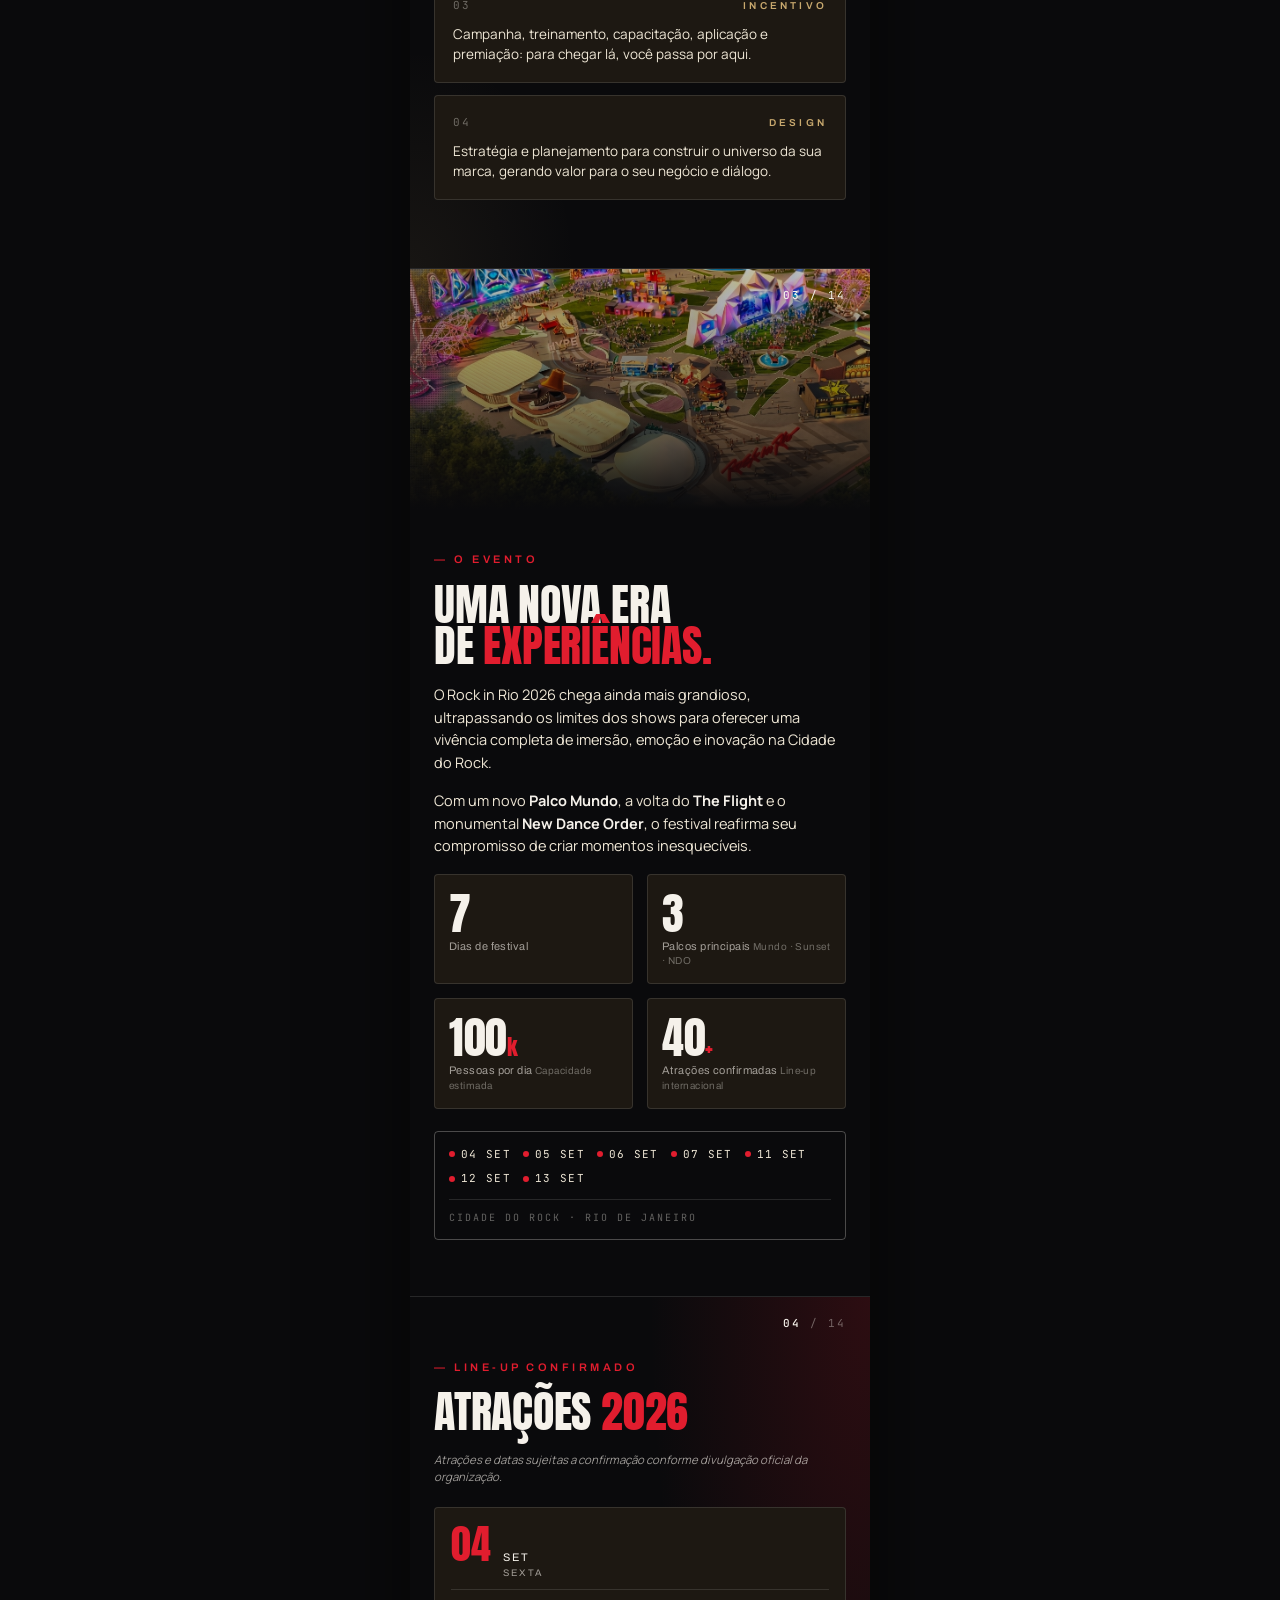
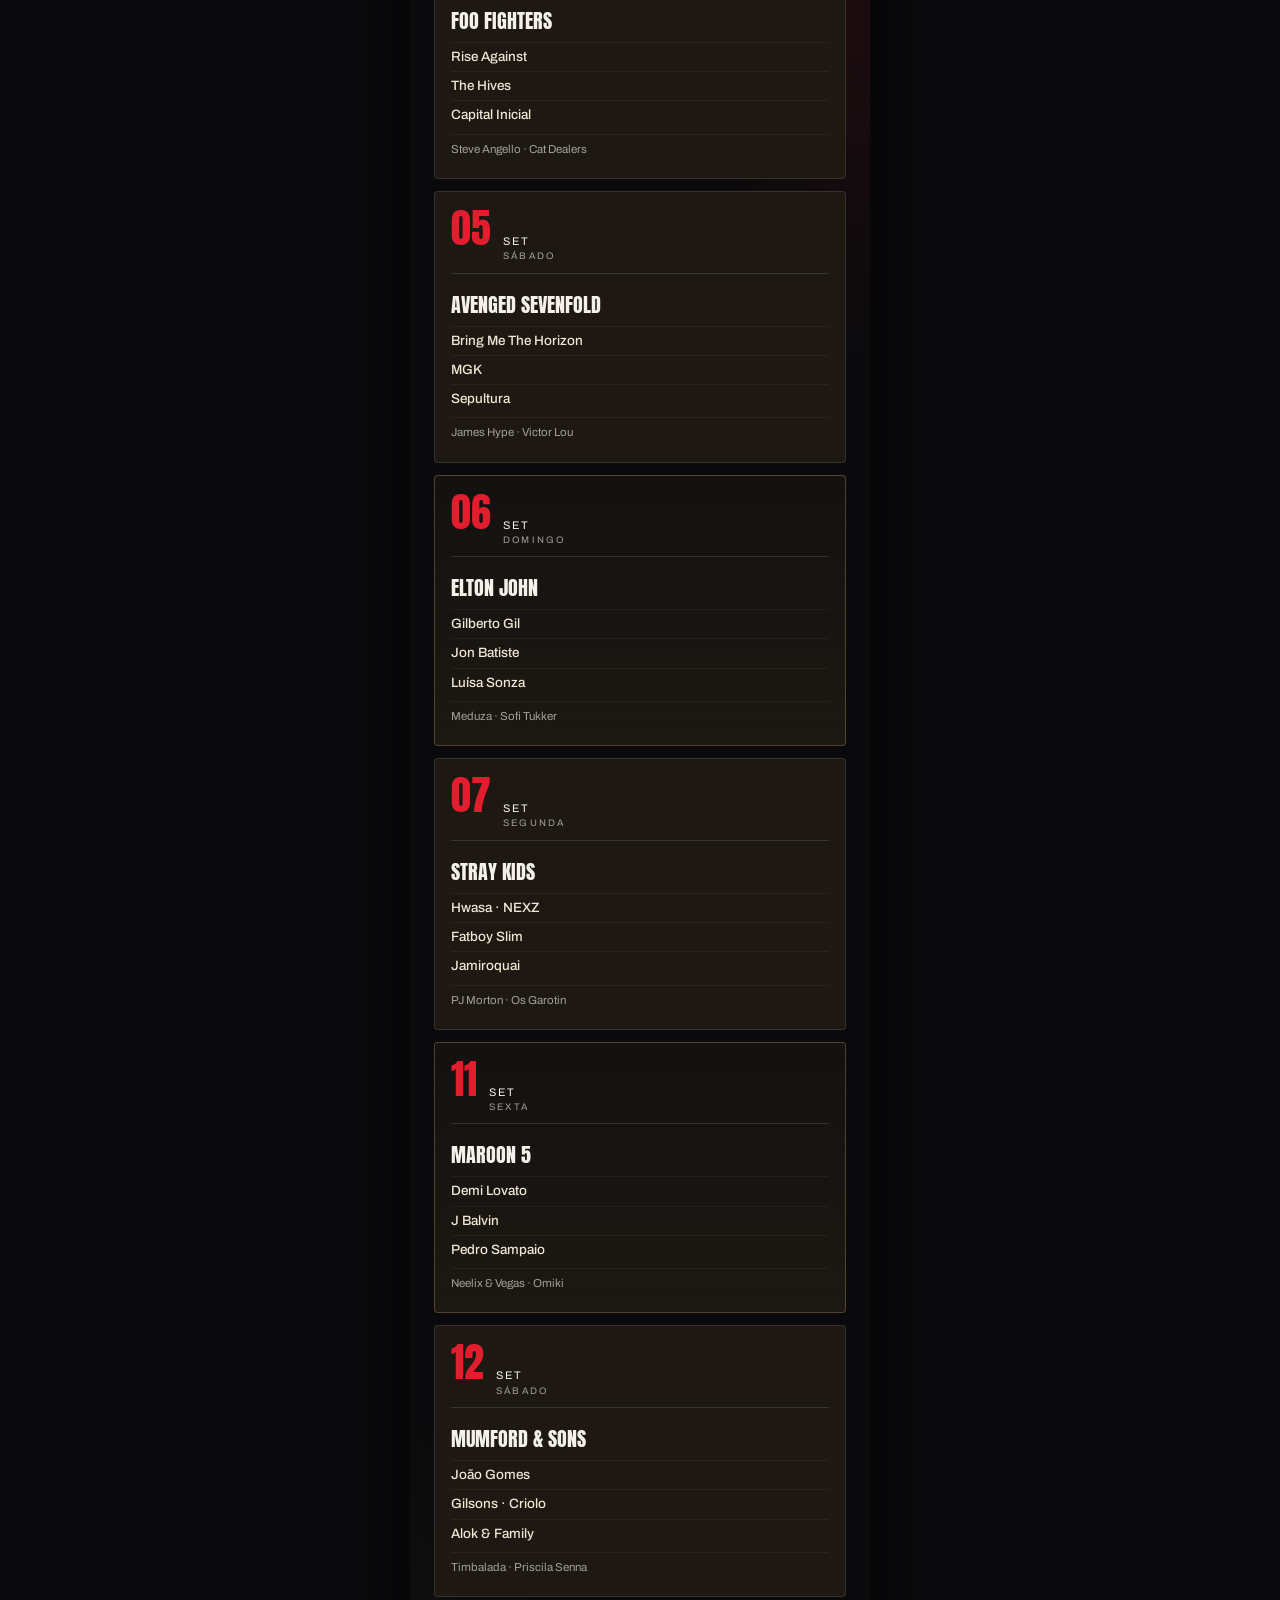
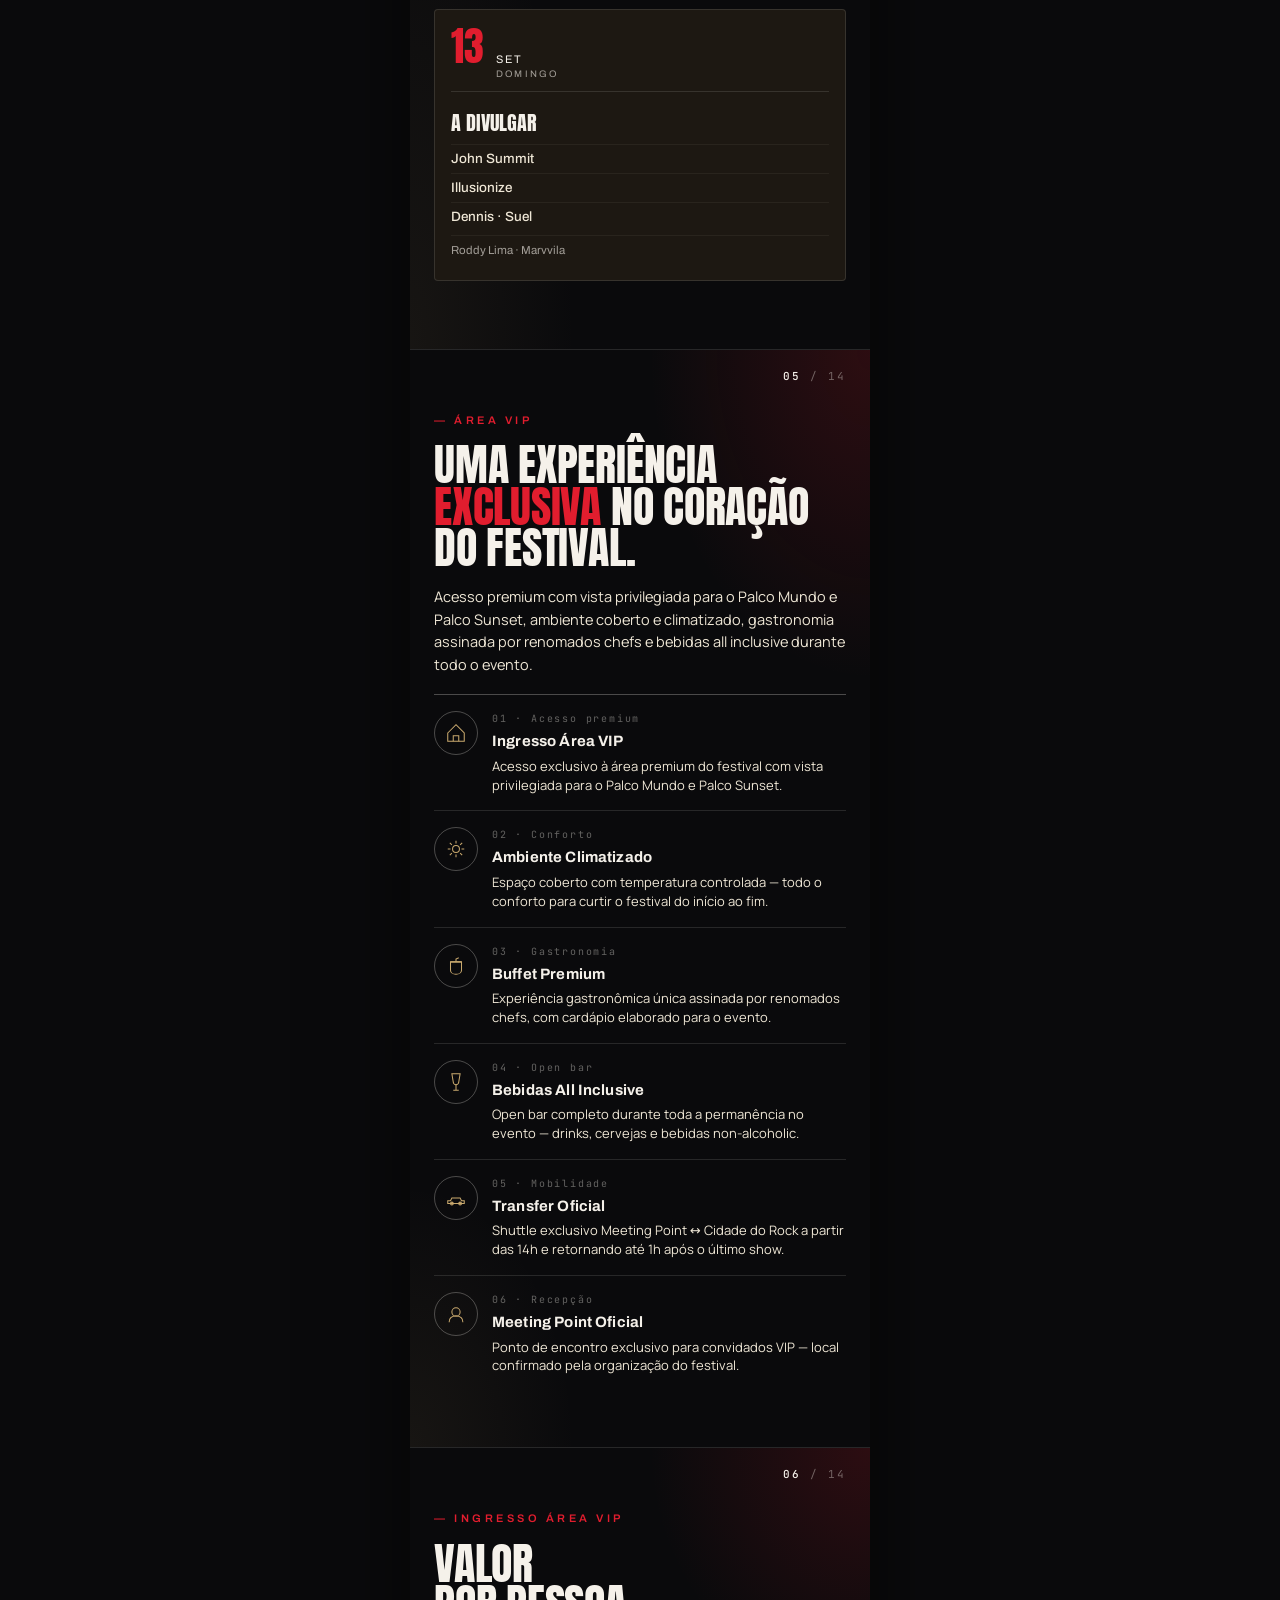
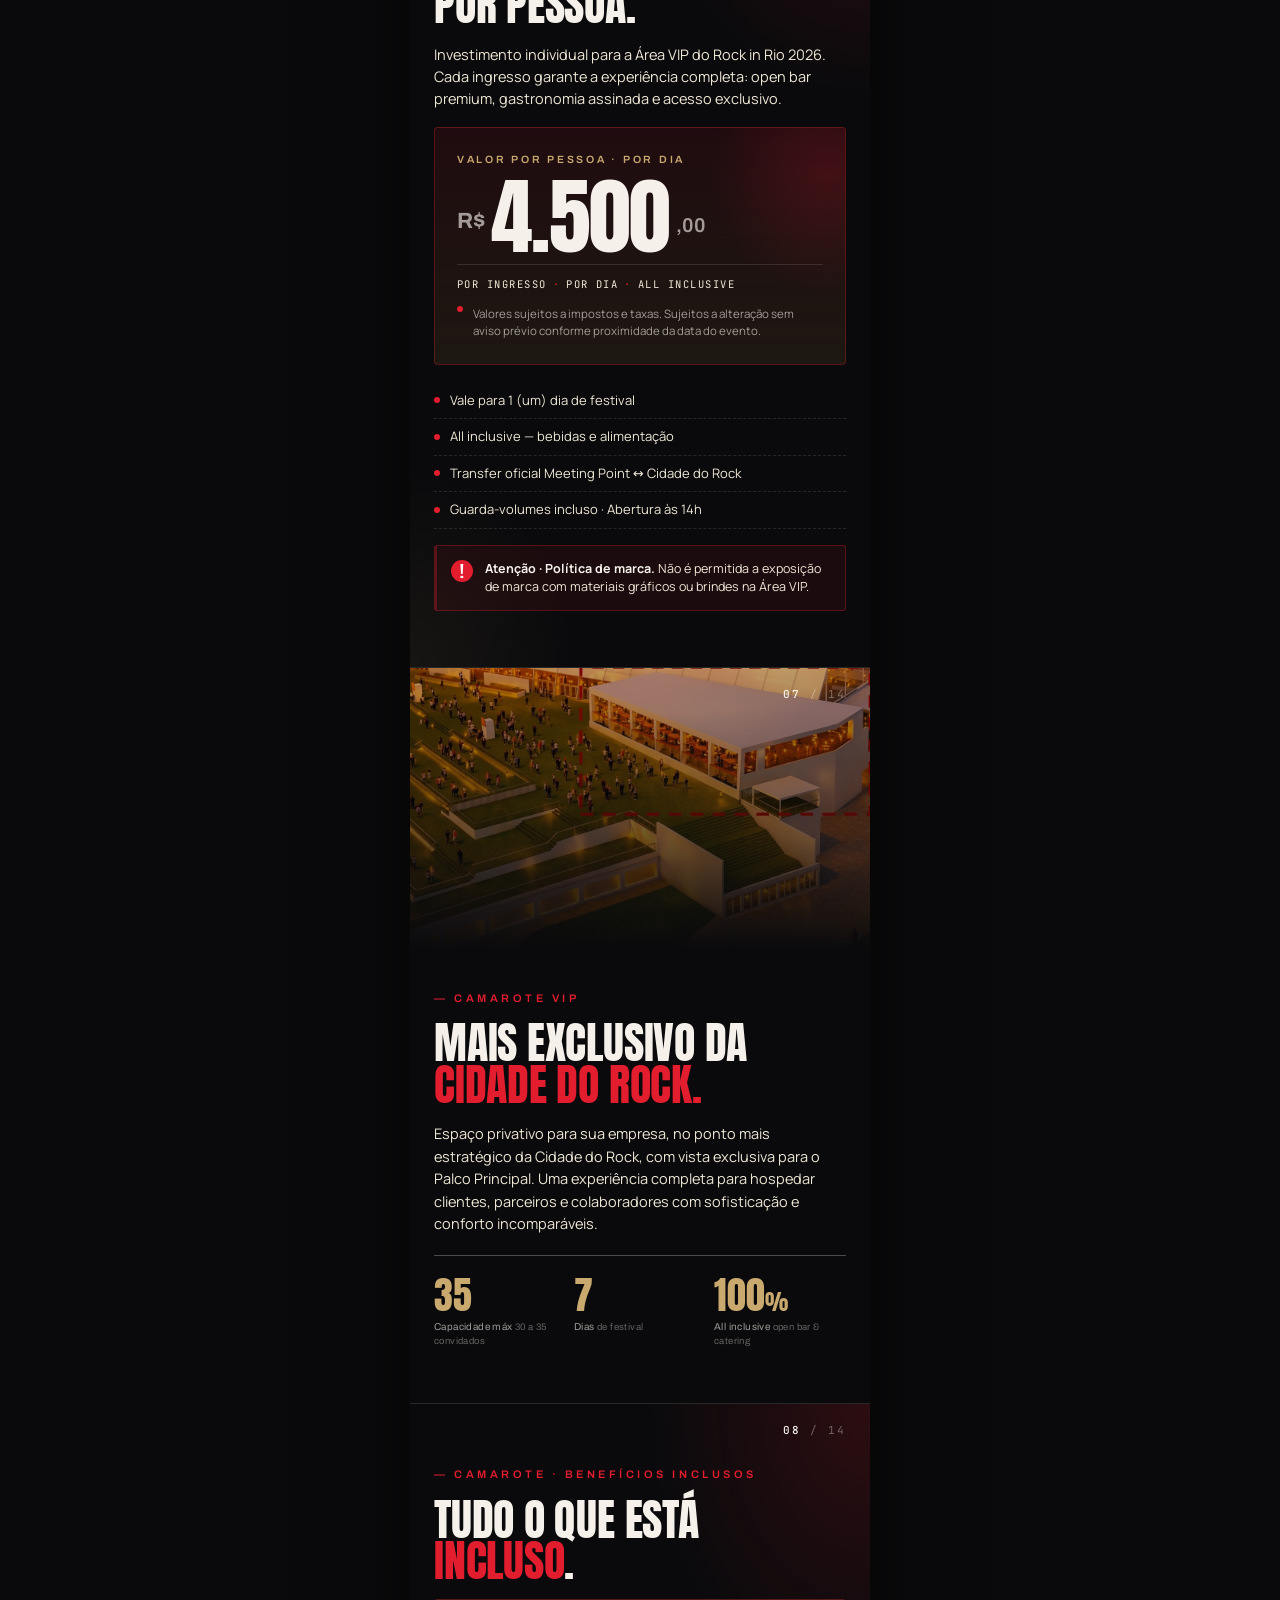
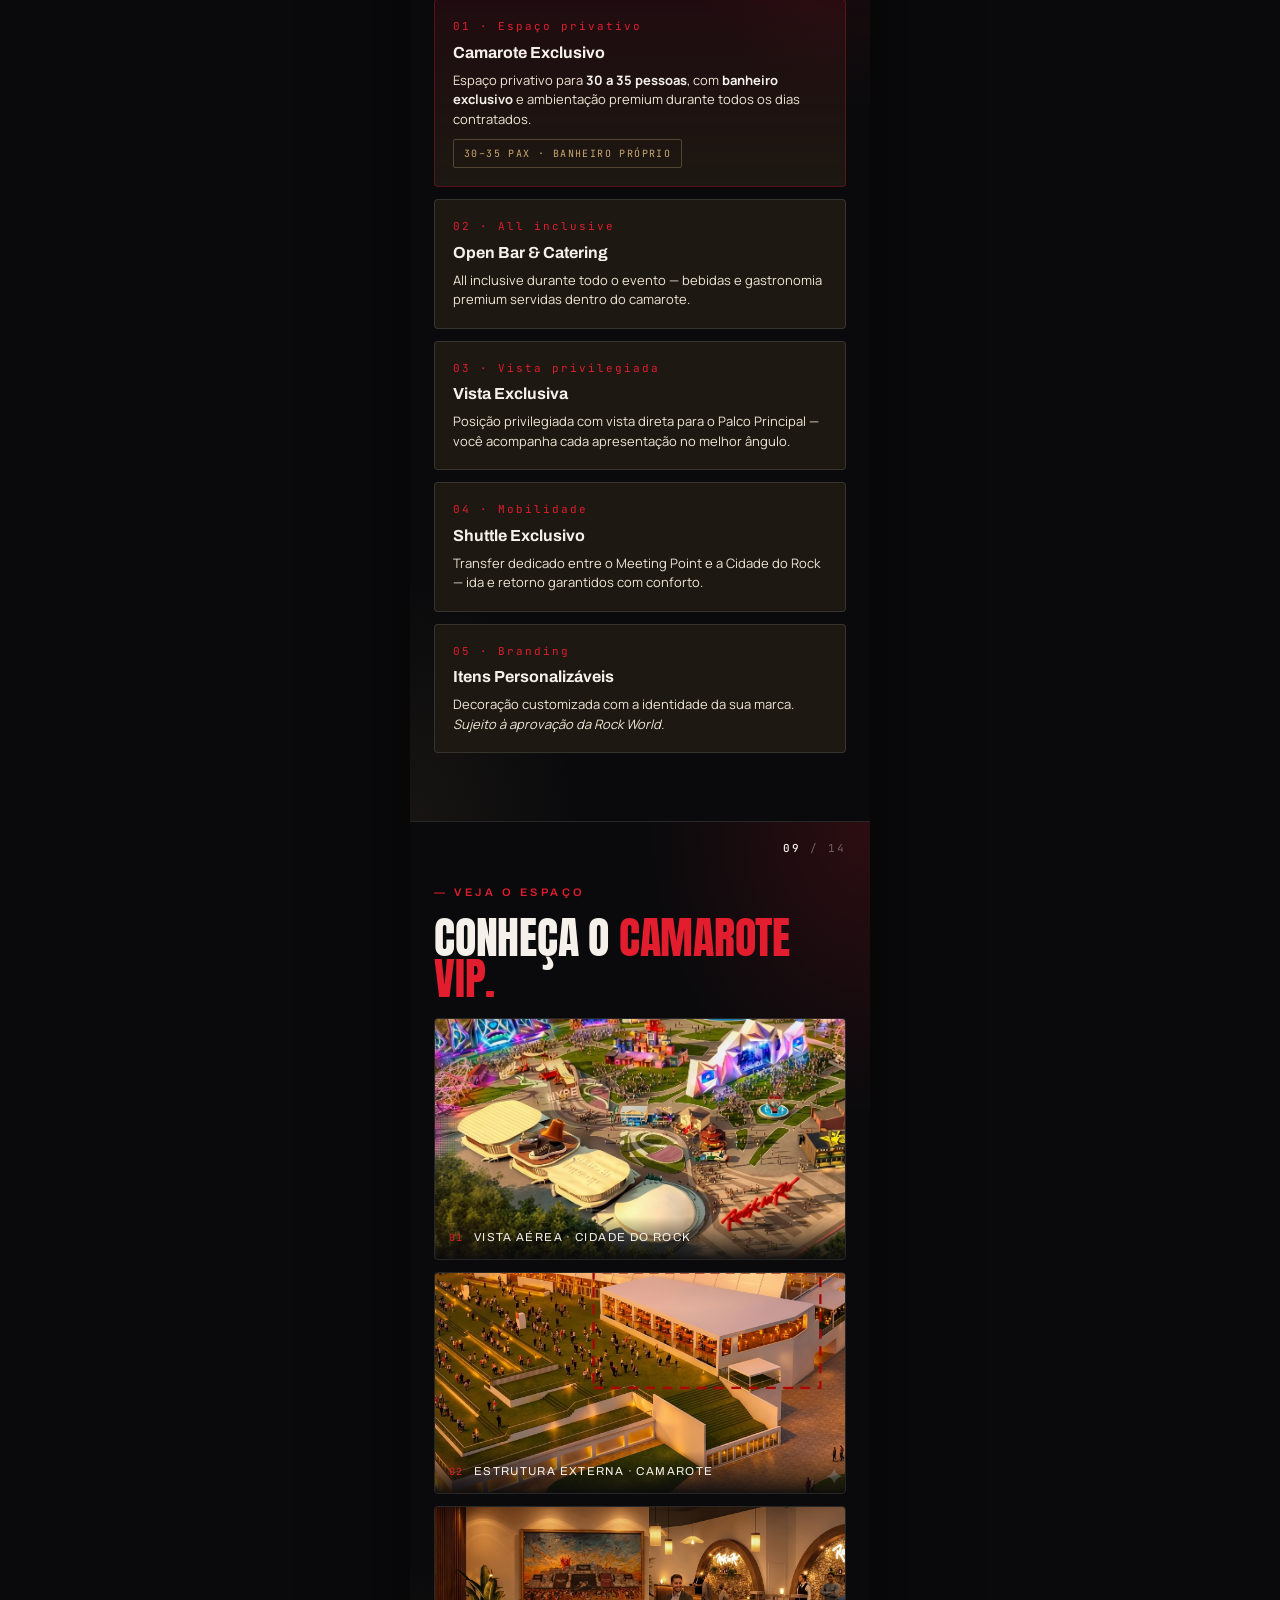
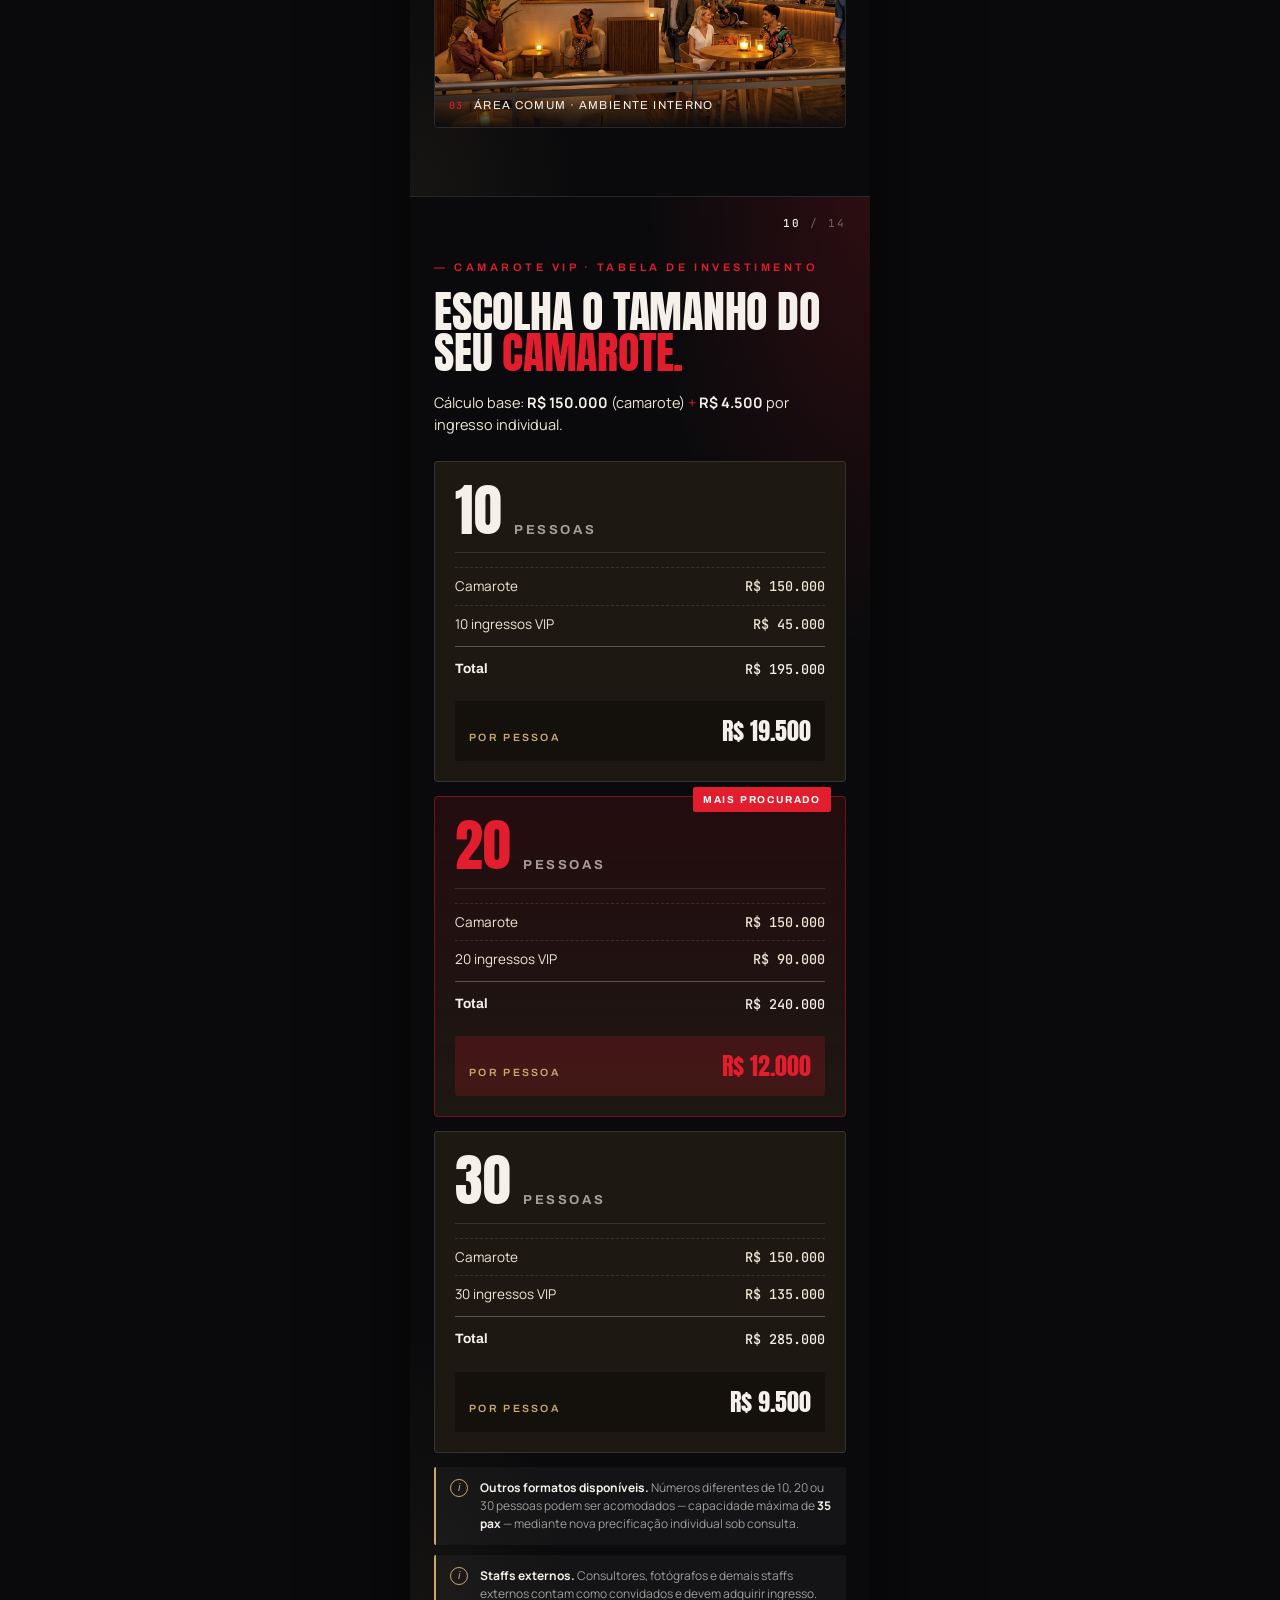
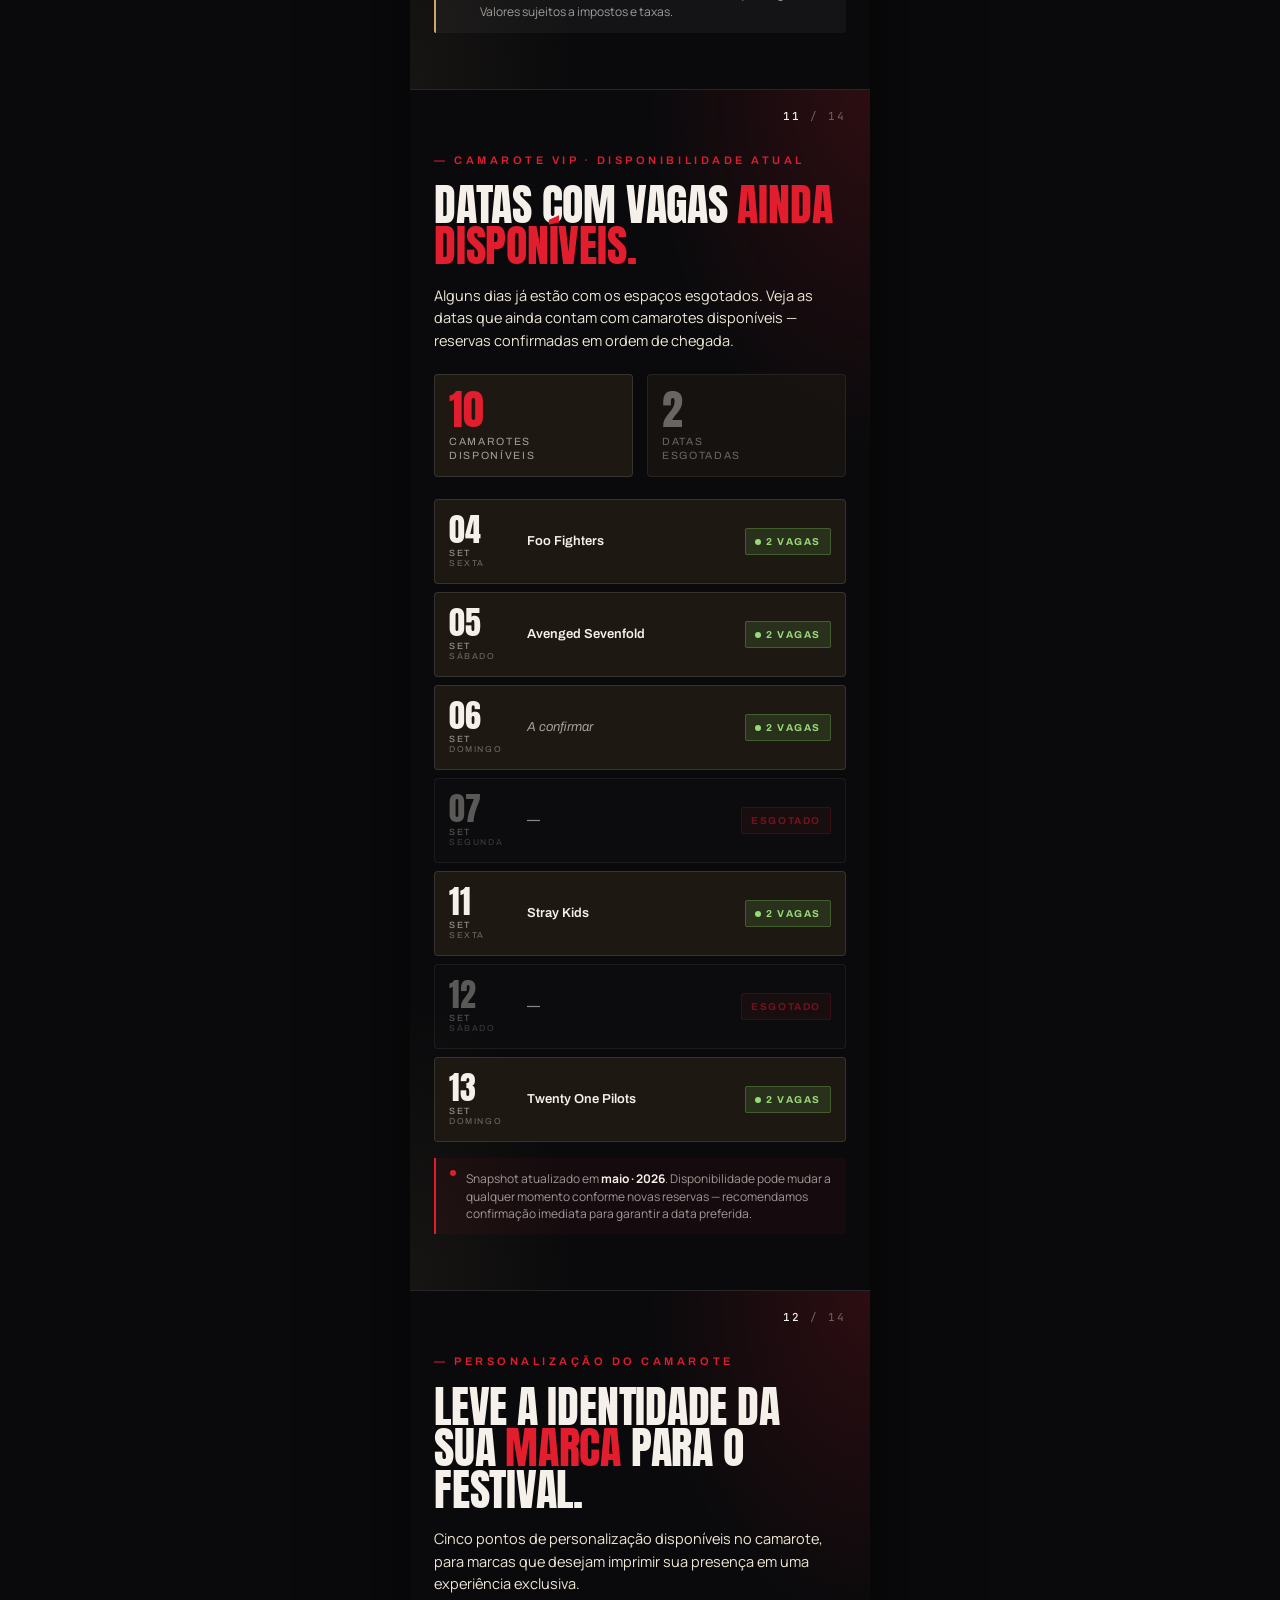
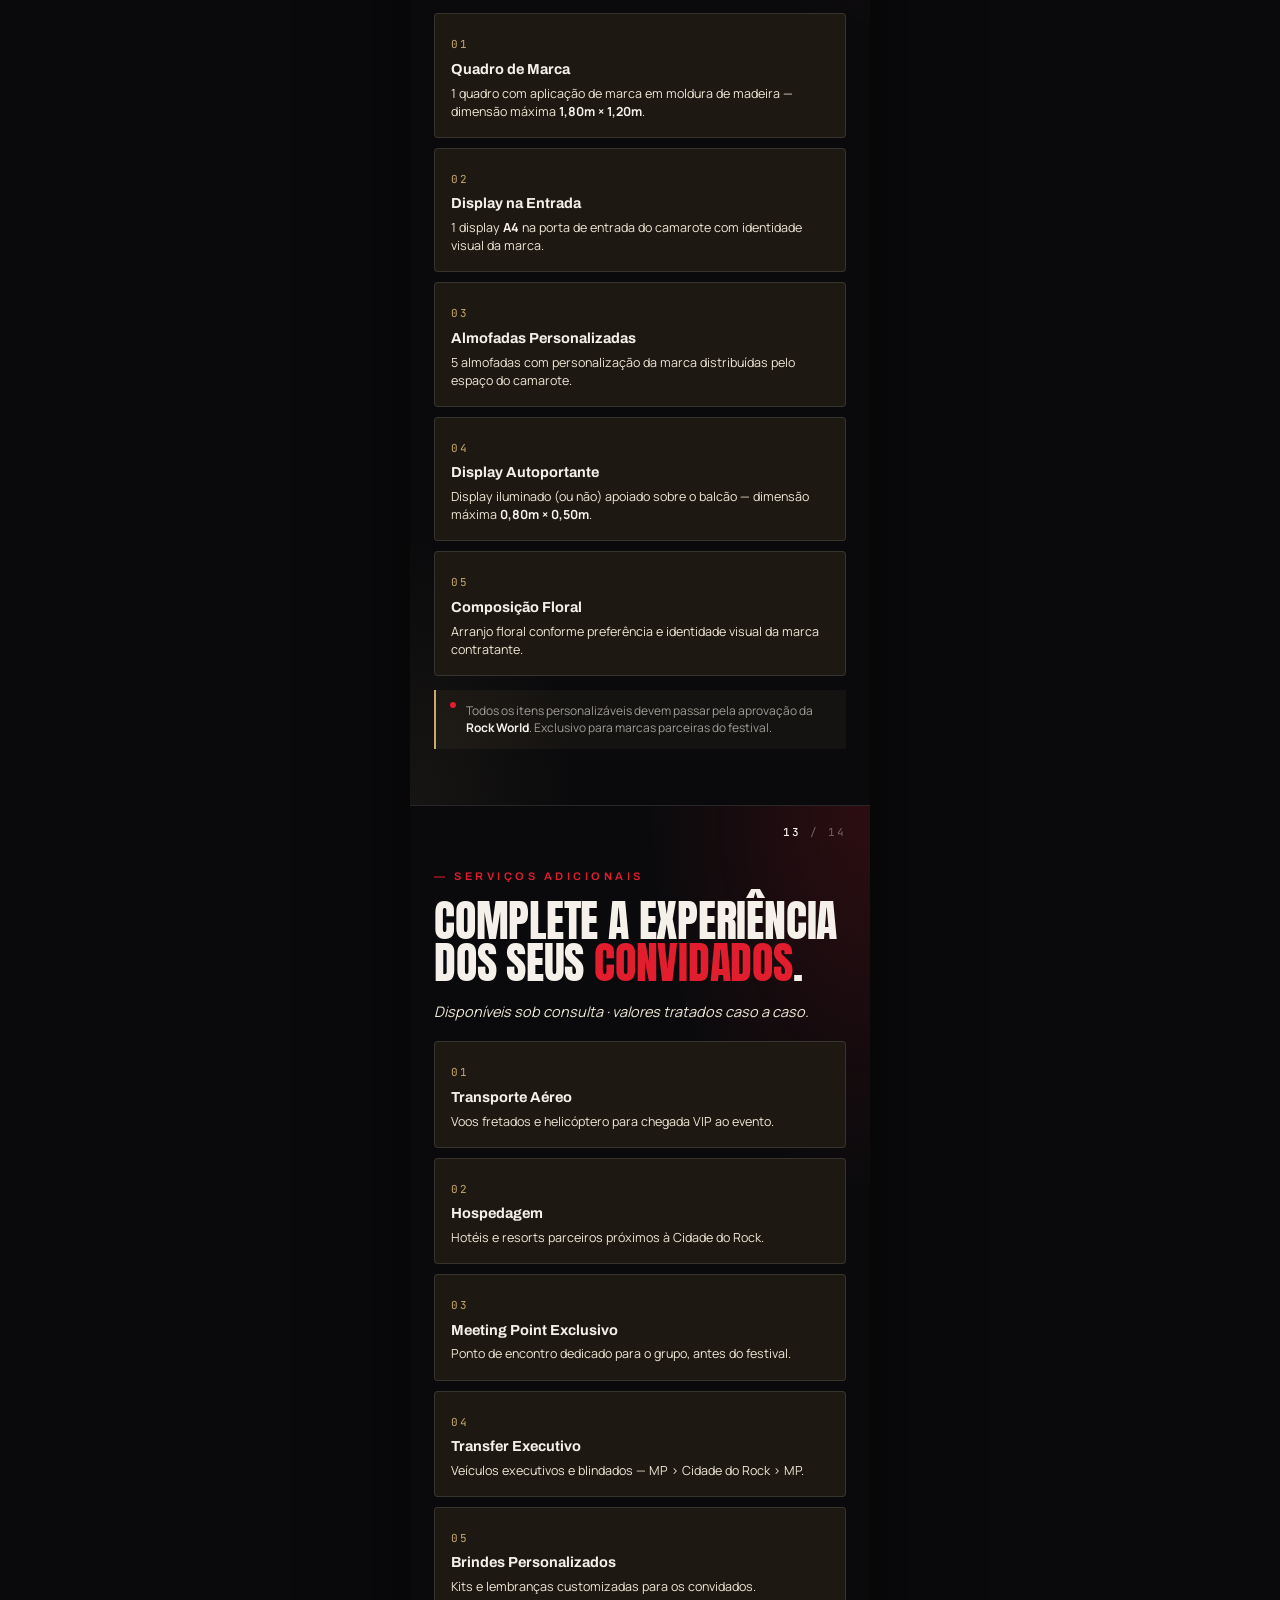
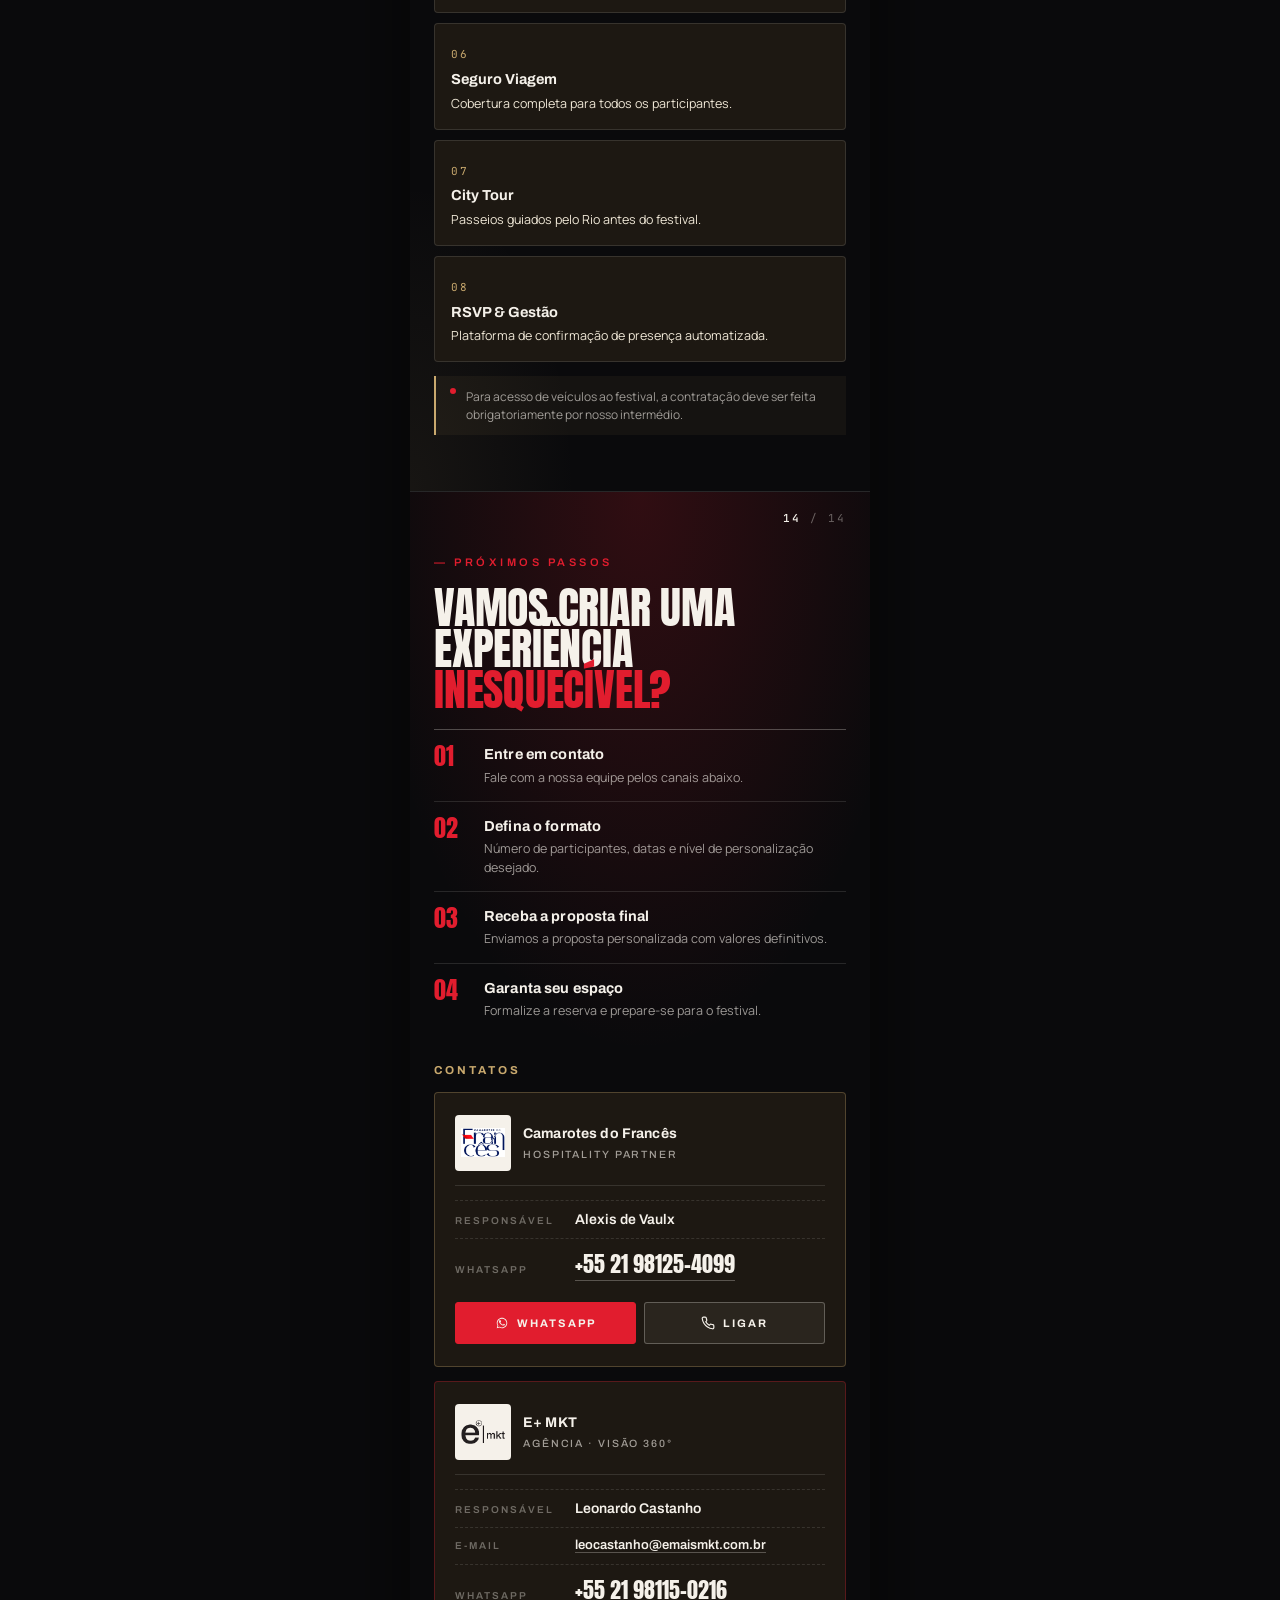
<file: mobile.html>
<!doctype html>
<html lang="pt-BR">
<head>
<meta charset="utf-8">
<meta name="viewport" content="width=device-width, initial-scale=1, viewport-fit=cover">
<title>Proposta Rock in Rio 2026 · E+ MKT × Camarotes do Francês</title>

<link rel="preconnect" href="https://fonts.googleapis.com">
<link rel="preconnect" href="https://fonts.gstatic.com" crossorigin>
<link href="https://fonts.googleapis.com/css2?family=Anton&family=Archivo:wght@400;500;600;700;800;900&family=Manrope:wght@300;400;500;600;700&family=JetBrains+Mono:wght@400;500&display=swap" rel="stylesheet">

<style>
/* ─────────────────────────────────────────────
   E+ MKT  ·  Rock in Rio 2026  ·  Mobile (vertical)
   ───────────────────────────────────────────── */

:root {
  --ink:           #0a0a0c;
  --ink-2:         #14110e;
  --ink-3:         #1d1812;
  --paper:         #f5f1ea;
  --cream:         #efe7d6;
  --muted:         rgba(245, 241, 234, 0.62);
  --muted-2:       rgba(245, 241, 234, 0.38);
  --line:          rgba(245, 241, 234, 0.12);
  --line-strong:   rgba(245, 241, 234, 0.28);

  --brand-red:     #e11d2e;
  --brand-red-2:   #c11424;
  --brand-red-deep:#7a0d18;
  --frances-navy:  #0b1f4d;
  --gold:          #c9a96e;
  --gold-2:        #a78544;

  --f-display: "Anton", "Archivo Black", "Impact", sans-serif;
  --f-head:    "Archivo", "Manrope", system-ui, sans-serif;
  --f-body:    "Manrope", system-ui, sans-serif;
  --f-mono:    "JetBrains Mono", "IBM Plex Mono", monospace;

  --pad: 24px;
}

* { box-sizing: border-box; margin: 0; padding: 0; -webkit-tap-highlight-color: transparent; }

html, body {
  background: var(--ink);
  color: var(--paper);
  font-family: var(--f-body);
  -webkit-font-smoothing: antialiased;
  text-rendering: optimizeLegibility;
  font-size: 16px;
  line-height: 1.5;
  scroll-behavior: smooth;
  overflow-x: hidden;
}

img { display: block; max-width: 100%; }

/* ────── shell — keeps content centered on tablet/desktop too ────── */
.app {
  max-width: 460px;
  margin: 0 auto;
  position: relative;
  background: var(--ink);
  overflow: hidden;
}

/* ────── sticky top bar ────── */
.topbar {
  position: sticky;
  top: 0;
  z-index: 50;
  display: flex;
  align-items: center;
  justify-content: space-between;
  padding: 14px var(--pad);
  background: rgba(10,10,12,0.78);
  backdrop-filter: blur(14px);
  -webkit-backdrop-filter: blur(14px);
  border-bottom: 1px solid var(--line);
}
.topbar-brand { display: flex; align-items: center; gap: 10px; }
.topbar-brand img { height: 22px; width: auto; opacity: 0.95; }
.topbar-brand .sep { width: 1px; height: 14px; background: var(--line-strong); }
.topbar-brand .label {
  font-family: var(--f-head);
  font-size: 10px;
  letter-spacing: 0.22em;
  text-transform: uppercase;
  color: var(--muted);
}
.topbar .doc-num {
  font-family: var(--f-mono);
  font-size: 10px;
  letter-spacing: 0.18em;
  color: var(--muted-2);
}

/* progress strip */
.progress {
  position: sticky;
  top: 51px;
  z-index: 49;
  height: 2px;
  background: var(--line);
  overflow: hidden;
}
.progress-bar {
  height: 100%;
  width: 0;
  background: var(--brand-red);
  transition: width 0.15s ease-out;
}

/* ────── sections ────── */
section {
  position: relative;
  padding: 56px var(--pad) 56px;
  border-bottom: 1px solid var(--line);
  overflow: hidden;
}
section .num-tag {
  position: absolute;
  top: 18px;
  right: var(--pad);
  font-family: var(--f-mono);
  font-size: 11px;
  letter-spacing: 0.18em;
  color: var(--muted-2);
  z-index: 3;
}
section .num-tag strong { color: var(--paper); font-weight: 500; }

.eyebrow {
  display: inline-block;
  font-family: var(--f-head);
  font-weight: 600;
  font-size: 11px;
  letter-spacing: 0.32em;
  text-transform: uppercase;
  color: var(--brand-red);
  margin-bottom: 16px;
}
.eyebrow.muted { color: var(--muted); }
.eyebrow.gold  { color: var(--gold); }

h2.title {
  font-family: var(--f-display);
  font-weight: 400;
  font-size: 44px;
  line-height: 0.94;
  letter-spacing: -0.005em;
  text-transform: uppercase;
  color: var(--paper);
  margin-bottom: 18px;
}
h2.title .hl { color: var(--brand-red); }

p.lede {
  font-family: var(--f-body);
  font-size: 14.5px;
  line-height: 1.55;
  color: var(--cream);
  margin-bottom: 16px;
  text-wrap: pretty;
}
p.lede strong { color: var(--paper); font-weight: 700; }
p.lede em { font-style: italic; color: var(--muted); }

.bg-grain {
  position: absolute; inset: 0;
  pointer-events: none;
  background-image:
    radial-gradient(ellipse 80% 50% at 100% 0%, rgba(225, 29, 46, 0.16) 0%, transparent 60%),
    radial-gradient(ellipse 60% 40% at 0% 100%, rgba(201, 169, 110, 0.07) 0%, transparent 60%);
  z-index: 0;
}
section > * { position: relative; z-index: 1; }

.ft-dot {
  display: inline-block;
  width: 6px; height: 6px;
  background: var(--brand-red);
  border-radius: 50%;
  flex-shrink: 0;
  vertical-align: middle;
}

/* ════════════════════════════════════════════ */
/* 01 · COVER                                    */
/* ════════════════════════════════════════════ */
.s-cover {
  padding: 0;
  min-height: 100svh;
  display: flex;
  flex-direction: column;
  background:
    radial-gradient(ellipse 90% 50% at 50% 20%, rgba(225,29,46,0.30) 0%, transparent 65%),
    radial-gradient(ellipse 80% 60% at 50% 100%, rgba(122,13,24,0.55) 0%, transparent 70%),
    var(--ink);
}
.cover-top {
  padding: 24px var(--pad) 0;
  display: flex;
  justify-content: space-between;
  align-items: flex-start;
  gap: 16px;
}
.cover-partner { display: flex; flex-direction: column; gap: 8px; flex: 1; }
.cover-partner.right { align-items: flex-end; text-align: right; }
.cover-partner .eyebrow { font-size: 9.5px; letter-spacing: 0.26em; margin-bottom: 0; }
.cover-partner img {
  height: 44px;
  width: auto;
  max-width: 130px;
  object-fit: contain;
  filter: brightness(1.05);
}
.cover-hero {
  flex: 1;
  padding: 48px var(--pad) 32px;
  display: flex;
  flex-direction: column;
  justify-content: center;
  align-items: flex-start;
}
.cover-meta {
  display: flex;
  align-items: center;
  gap: 10px;
  font-family: var(--f-head);
  font-size: 10px;
  letter-spacing: 0.28em;
  text-transform: uppercase;
  color: var(--muted);
  margin-bottom: 20px;
}
.cover-meta .dot { color: var(--brand-red); }
.cover-title {
  font-family: var(--f-display);
  font-weight: 400;
  font-size: 78px;
  line-height: 0.88;
  letter-spacing: -0.01em;
  text-transform: uppercase;
  color: var(--paper);
  margin-bottom: 22px;
}
.cover-title .red {
  display: block;
  color: var(--brand-red);
  text-shadow: 0 0 60px rgba(225,29,46,0.45);
}
.cover-sub-eyebrow {
  font-family: var(--f-head);
  font-weight: 600;
  font-size: 10.5px;
  letter-spacing: 0.28em;
  text-transform: uppercase;
  color: var(--gold);
  display: block;
  margin-bottom: 10px;
}
.cover-sub-text {
  font-size: 14px;
  line-height: 1.5;
  color: var(--cream);
  max-width: 340px;
}
.cover-bottom {
  display: grid;
  grid-template-columns: 1fr 1fr;
  gap: 18px 16px;
  padding: 24px var(--pad) 36px;
  border-top: 1px solid var(--line-strong);
}
.cover-bottom-col { display: flex; flex-direction: column; gap: 6px; }
.cover-bottom-col .eyebrow {
  font-size: 9.5px;
  letter-spacing: 0.28em;
  margin-bottom: 2px;
  color: var(--brand-red);
}
.cover-bottom-val {
  font-family: var(--f-head);
  font-weight: 600;
  font-size: 12.5px;
  line-height: 1.35;
  letter-spacing: 0.02em;
  color: var(--paper);
}

/* ════════════════════════════════════════════ */
/* 02 · SOBRE NÓS                                */
/* ════════════════════════════════════════════ */
.about-card {
  background: var(--ink-3);
  border: 1px solid var(--line);
  border-radius: 4px;
  padding: 18px;
  margin-bottom: 12px;
}
.about-card-top {
  display: flex;
  align-items: center;
  justify-content: space-between;
  margin-bottom: 10px;
}
.about-card-top .section-num {
  font-family: var(--f-mono);
  font-size: 11px;
  letter-spacing: 0.18em;
  color: var(--muted-2);
}
.about-card-top .eyebrow { font-size: 10px; margin-bottom: 0; }
.about-card-body p {
  font-size: 13.5px;
  line-height: 1.5;
  color: var(--cream);
}

/* ════════════════════════════════════════════ */
/* 03 · O EVENTO                                 */
/* ════════════════════════════════════════════ */
.s-event { padding: 0; border-bottom: 1px solid var(--line); }
.event-photo {
  position: relative;
  width: 100%;
  height: 240px;
  overflow: hidden;
}
.event-photo img {
  width: 100%; height: 100%;
  object-fit: cover;
  filter: brightness(0.78) saturate(1.05);
}
.event-photo-grad {
  position: absolute; inset: 0;
  background: linear-gradient(180deg, rgba(10,10,12,0) 0%, rgba(10,10,12,0.4) 60%, var(--ink) 100%);
}
.event-photo .num-tag { color: var(--paper); }
.event-content { padding: 36px var(--pad) 56px; }
.event-stats {
  display: grid;
  grid-template-columns: 1fr 1fr;
  gap: 14px;
  margin-top: 8px;
}
.event-stat {
  background: var(--ink-3);
  border: 1px solid var(--line);
  border-radius: 4px;
  padding: 16px 14px;
}
.event-stat-num {
  display: block;
  font-family: var(--f-display);
  font-size: 44px;
  line-height: 1;
  color: var(--paper);
  letter-spacing: -0.01em;
}
.event-stat-num small { font-size: 22px; color: var(--brand-red); }
.event-stat-lbl {
  display: block;
  font-family: var(--f-head);
  font-size: 11px;
  letter-spacing: 0.04em;
  color: var(--muted);
  margin-top: 4px;
  line-height: 1.3;
}
.event-stat-lbl em { color: var(--muted-2); font-style: normal; font-size: 10px; }

.event-strip {
  margin-top: 22px;
  padding: 14px;
  border: 1px solid var(--line-strong);
  border-radius: 4px;
  display: flex;
  flex-wrap: wrap;
  gap: 8px 12px;
  font-family: var(--f-mono);
  font-size: 11px;
  letter-spacing: 0.12em;
  color: var(--cream);
}
.event-strip-item { display: inline-flex; align-items: center; gap: 6px; }
.event-strip-tail {
  flex: 1 0 100%;
  margin-top: 4px;
  padding-top: 10px;
  border-top: 1px solid var(--line);
  font-size: 10px;
  letter-spacing: 0.2em;
  color: var(--muted-2);
  text-transform: uppercase;
}

/* ════════════════════════════════════════════ */
/* 04 · LINE-UP                                  */
/* ════════════════════════════════════════════ */
.lineup-day {
  background: var(--ink-3);
  border: 1px solid var(--line);
  border-radius: 4px;
  padding: 16px;
  margin-bottom: 12px;
  position: relative;
}
.lineup-day.featured {
  border-color: rgba(201,169,110,0.32);
  background: linear-gradient(180deg, rgba(201,169,110,0.05), var(--ink-3));
}
.lineup-day-head {
  display: flex;
  align-items: baseline;
  gap: 12px;
  margin-bottom: 12px;
  padding-bottom: 10px;
  border-bottom: 1px solid var(--line);
}
.lineup-day-num {
  font-family: var(--f-display);
  font-size: 40px;
  line-height: 1;
  color: var(--brand-red);
}
.lineup-day-mo {
  font-family: var(--f-head);
  font-size: 11px;
  letter-spacing: 0.2em;
  text-transform: uppercase;
  color: var(--paper);
  line-height: 1.3;
}
.lineup-day-mo em { color: var(--muted); font-style: normal; font-size: 9.5px; }
.lineup-acts { list-style: none; }
.lineup-acts li {
  font-family: var(--f-head);
  font-size: 13.5px;
  font-weight: 500;
  color: var(--cream);
  padding: 4px 0;
  border-top: 1px solid rgba(245,241,234,0.05);
}
.lineup-acts li:first-child { border-top: none; }
.lineup-acts li.headliner {
  font-family: var(--f-display);
  font-weight: 400;
  font-size: 20px;
  letter-spacing: 0;
  color: var(--paper);
  text-transform: uppercase;
  padding-bottom: 6px;
}
.lineup-acts li.more {
  font-size: 11.5px;
  color: var(--muted);
  font-weight: 400;
  margin-top: 4px;
  padding-top: 6px;
}
.lineup-note {
  font-size: 11.5px;
  color: var(--muted);
  margin-top: 6px;
  margin-bottom: 22px;
  font-style: italic;
}

/* ════════════════════════════════════════════ */
/* 05 · ÁREA VIP                                 */
/* ════════════════════════════════════════════ */
.vip-benefit {
  display: grid;
  grid-template-columns: 44px 1fr;
  gap: 14px;
  padding: 16px 0;
  border-top: 1px solid var(--line);
}
.vip-benefit:first-of-type { border-top: 1px solid var(--line-strong); margin-top: 6px; }
.vip-benefit-icon {
  width: 44px; height: 44px;
  border: 1px solid var(--line-strong);
  border-radius: 50%;
  display: flex;
  align-items: center;
  justify-content: center;
  color: var(--gold);
}
.vip-benefit-icon svg { width: 22px; height: 22px; }
.vip-benefit-body { display: flex; flex-direction: column; gap: 4px; }
.vip-benefit-top {
  display: flex;
  align-items: center;
  gap: 8px;
  font-family: var(--f-mono);
  font-size: 10px;
  letter-spacing: 0.18em;
  color: var(--muted-2);
}
.vip-benefit h3 {
  font-family: var(--f-head);
  font-weight: 700;
  font-size: 15px;
  letter-spacing: 0.01em;
  color: var(--paper);
}
.vip-benefit p {
  font-size: 13px;
  line-height: 1.45;
  color: var(--cream);
}

/* ════════════════════════════════════════════ */
/* 06 · VALOR ÁREA VIP                           */
/* ════════════════════════════════════════════ */
.price-card {
  background: linear-gradient(180deg, rgba(225,29,46,0.10), var(--ink-3));
  border: 1px solid rgba(225,29,46,0.32);
  border-radius: 4px;
  padding: 24px 22px;
  position: relative;
  overflow: hidden;
  margin-bottom: 16px;
}
.price-card::after {
  content: '';
  position: absolute;
  top: -40%;
  right: -30%;
  width: 280px; height: 280px;
  background: radial-gradient(circle, rgba(225,29,46,0.18), transparent 60%);
  pointer-events: none;
}
.price-card-eyebrow {
  display: block;
  font-family: var(--f-head);
  font-weight: 600;
  font-size: 10.5px;
  letter-spacing: 0.26em;
  color: var(--gold);
  margin-bottom: 12px;
  text-transform: uppercase;
}
.price-card-amount {
  display: flex;
  align-items: flex-end;
  gap: 6px;
  margin-bottom: 10px;
  position: relative;
  z-index: 1;
}
.price-currency {
  font-family: var(--f-head);
  font-weight: 700;
  font-size: 22px;
  color: var(--muted);
  padding-bottom: 16px;
}
.price-figure {
  font-family: var(--f-display);
  font-weight: 400;
  font-size: 84px;
  line-height: 0.88;
  letter-spacing: -0.02em;
  color: var(--paper);
}
.price-cents {
  font-family: var(--f-head);
  font-weight: 600;
  font-size: 20px;
  color: var(--muted);
  padding-bottom: 14px;
}
.price-card-mini {
  display: flex;
  gap: 6px;
  flex-wrap: wrap;
  font-family: var(--f-mono);
  font-size: 10.5px;
  letter-spacing: 0.14em;
  color: var(--cream);
  text-transform: uppercase;
  padding-top: 12px;
  border-top: 1px solid var(--line);
}
.price-card-mini .dot { color: var(--brand-red); }
.price-card-foot {
  margin-top: 14px;
  display: flex;
  gap: 10px;
  align-items: flex-start;
  font-size: 11.5px;
  color: var(--muted);
  line-height: 1.45;
}
.price-list { list-style: none; margin: 18px 0 0; }
.price-list li {
  display: flex;
  align-items: center;
  gap: 10px;
  padding: 8px 0;
  font-size: 13px;
  color: var(--cream);
  border-bottom: 1px dashed var(--line);
}
.price-warn {
  margin-top: 16px;
  padding: 14px;
  display: flex;
  gap: 12px;
  align-items: flex-start;
  background: rgba(225,29,46,0.08);
  border: 1px solid rgba(225,29,46,0.32);
  border-left-width: 3px;
  border-radius: 3px;
}
.price-warn .warn-icon {
  width: 22px; height: 22px;
  background: var(--brand-red);
  color: white;
  border-radius: 50%;
  display: flex;
  align-items: center;
  justify-content: center;
  font-family: var(--f-display);
  font-size: 16px;
  flex-shrink: 0;
}
.price-warn p {
  font-size: 12.5px;
  line-height: 1.45;
  color: var(--cream);
}
.price-warn strong { color: var(--paper); }

/* ════════════════════════════════════════════ */
/* 07 · CAMAROTE VIP · INTRO                     */
/* ════════════════════════════════════════════ */
.s-camarote-intro { padding: 0; }
.camarote-photo {
  position: relative;
  width: 100%;
  height: 280px;
  overflow: hidden;
}
.camarote-photo img {
  width: 100%; height: 100%;
  object-fit: cover;
  filter: brightness(0.82) saturate(1.08);
}
.camarote-photo-grad {
  position: absolute; inset: 0;
  background: linear-gradient(180deg, rgba(10,10,12,0.1) 0%, rgba(10,10,12,0.5) 60%, var(--ink) 100%);
}
.camarote-content { padding: 36px var(--pad) 56px; }
.camarote-intro-stats {
  display: grid;
  grid-template-columns: repeat(3, 1fr);
  gap: 8px;
  margin-top: 20px;
  padding-top: 20px;
  border-top: 1px solid var(--line-strong);
}
.cstat { text-align: left; }
.cstat .num {
  display: block;
  font-family: var(--f-display);
  font-size: 38px;
  line-height: 1;
  color: var(--gold);
}
.cstat .num small { font-size: 22px; }
.cstat .lbl {
  display: block;
  margin-top: 6px;
  font-family: var(--f-head);
  font-size: 10px;
  letter-spacing: 0.04em;
  color: var(--muted);
  line-height: 1.3;
}
.cstat .lbl em { color: var(--muted-2); font-style: normal; font-size: 9.5px; }

/* ════════════════════════════════════════════ */
/* 08 · CAMAROTE BENEFÍCIOS                      */
/* ════════════════════════════════════════════ */
.cbenefit {
  background: var(--ink-3);
  border: 1px solid var(--line);
  border-radius: 4px;
  padding: 18px;
  margin-bottom: 12px;
  position: relative;
}
.cbenefit.big {
  background: linear-gradient(180deg, rgba(225,29,46,0.10), var(--ink-3));
  border-color: rgba(225,29,46,0.30);
}
.cbenefit-num {
  font-family: var(--f-mono);
  font-size: 11px;
  letter-spacing: 0.18em;
  color: var(--brand-red);
  display: block;
  margin-bottom: 6px;
}
.cbenefit h3 {
  font-family: var(--f-head);
  font-weight: 700;
  font-size: 16px;
  color: var(--paper);
  margin-bottom: 6px;
}
.cbenefit p {
  font-size: 13px;
  line-height: 1.5;
  color: var(--cream);
}
.cbenefit p strong { color: var(--paper); }
.cbenefit-tag {
  margin-top: 10px;
  padding: 6px 10px;
  display: inline-block;
  font-family: var(--f-mono);
  font-size: 10px;
  letter-spacing: 0.14em;
  color: var(--gold);
  border: 1px solid rgba(201,169,110,0.32);
  border-radius: 2px;
  text-transform: uppercase;
}

/* ════════════════════════════════════════════ */
/* 09 · GALERIA                                  */
/* ════════════════════════════════════════════ */
.gallery-fig {
  margin-bottom: 12px;
  position: relative;
  border-radius: 4px;
  overflow: hidden;
  border: 1px solid var(--line);
}
.gallery-fig img {
  width: 100%;
  height: 220px;
  object-fit: cover;
}
.gallery-fig.main img { height: 240px; }
.gallery-fig figcaption {
  position: absolute;
  left: 0; right: 0; bottom: 0;
  padding: 12px 14px;
  background: linear-gradient(0deg, rgba(10,10,12,0.92), transparent);
  display: flex;
  align-items: center;
  gap: 10px;
  font-family: var(--f-head);
  font-size: 11.5px;
  letter-spacing: 0.12em;
  text-transform: uppercase;
  color: var(--paper);
}
.gallery-fig-num {
  font-family: var(--f-mono);
  font-size: 10px;
  color: var(--brand-red);
}

/* ════════════════════════════════════════════ */
/* 10 · INVESTIMENTO                             */
/* ════════════════════════════════════════════ */
.invest-card {
  background: var(--ink-3);
  border: 1px solid var(--line);
  border-radius: 4px;
  padding: 20px;
  margin-bottom: 14px;
  position: relative;
}
.invest-card.featured {
  background: linear-gradient(180deg, rgba(225,29,46,0.12), var(--ink-3));
  border-color: rgba(225,29,46,0.40);
}
.invest-flag {
  position: absolute;
  top: -10px;
  right: 14px;
  background: var(--brand-red);
  color: white;
  font-family: var(--f-head);
  font-weight: 700;
  font-size: 10px;
  letter-spacing: 0.18em;
  text-transform: uppercase;
  padding: 5px 10px;
  border-radius: 2px;
}
.invest-card-head {
  display: flex;
  align-items: baseline;
  gap: 12px;
  margin-bottom: 14px;
  padding-bottom: 12px;
  border-bottom: 1px solid var(--line);
}
.invest-card-num {
  font-family: var(--f-display);
  font-size: 56px;
  line-height: 1;
  color: var(--paper);
}
.invest-card.featured .invest-card-num { color: var(--brand-red); }
.invest-card-lbl {
  font-family: var(--f-head);
  font-weight: 700;
  font-size: 13px;
  letter-spacing: 0.2em;
  text-transform: uppercase;
  color: var(--muted);
}
.invest-row {
  display: flex;
  justify-content: space-between;
  align-items: center;
  padding: 8px 0;
  font-size: 13.5px;
  color: var(--cream);
  border-top: 1px dashed var(--line);
}
.invest-row:first-child { border-top: none; }
.invest-row.total {
  margin-top: 4px;
  padding-top: 12px;
  border-top: 1px solid var(--line-strong);
  font-family: var(--f-head);
  font-weight: 700;
  color: var(--paper);
}
.invest-row .rv { font-family: var(--f-mono); font-weight: 500; }
.invest-card-foot {
  margin-top: 14px;
  padding: 12px 14px;
  background: rgba(0,0,0,0.32);
  border-radius: 3px;
  display: flex;
  justify-content: space-between;
  align-items: baseline;
}
.invest-card.featured .invest-card-foot {
  background: rgba(225,29,46,0.18);
}
.pp-lbl {
  font-family: var(--f-head);
  font-weight: 600;
  font-size: 10.5px;
  letter-spacing: 0.22em;
  color: var(--gold);
  text-transform: uppercase;
}
.pp-val {
  font-family: var(--f-display);
  font-size: 24px;
  color: var(--paper);
}
.invest-card.featured .pp-val { color: var(--brand-red); }
.invest-note {
  display: flex;
  gap: 12px;
  padding: 12px 14px;
  background: rgba(245,241,234,0.04);
  border-left: 2px solid var(--gold);
  border-radius: 2px;
  margin-top: 10px;
}
.invest-note-icon {
  width: 18px; height: 18px;
  border: 1px solid var(--gold);
  color: var(--gold);
  border-radius: 50%;
  display: flex;
  align-items: center;
  justify-content: center;
  font-family: var(--f-head);
  font-style: italic;
  font-size: 11px;
  flex-shrink: 0;
}
.invest-note p { font-size: 12px; color: var(--muted); line-height: 1.5; }
.invest-note strong { color: var(--paper); }

/* ════════════════════════════════════════════ */
/* 11 · DISPONIBILIDADE                          */
/* ════════════════════════════════════════════ */
.avail-summary {
  display: flex;
  gap: 14px;
  margin-bottom: 22px;
  padding-top: 6px;
}
.avail-summary-card {
  flex: 1;
  background: var(--ink-3);
  border: 1px solid var(--line);
  border-radius: 4px;
  padding: 14px;
}
.avail-summary-card.muted { opacity: 0.62; }
.avail-summary-num {
  font-family: var(--f-display);
  font-size: 42px;
  line-height: 1;
  color: var(--brand-red);
}
.avail-summary-card.muted .avail-summary-num { color: var(--muted); }
.avail-summary-lbl {
  font-family: var(--f-head);
  font-size: 10.5px;
  letter-spacing: 0.16em;
  text-transform: uppercase;
  color: var(--muted);
  margin-top: 4px;
  line-height: 1.3;
}
.avail-day {
  display: grid;
  grid-template-columns: 64px 1fr auto;
  gap: 14px;
  align-items: center;
  padding: 14px;
  background: var(--ink-3);
  border: 1px solid var(--line);
  border-radius: 4px;
  margin-bottom: 8px;
}
.avail-day.sold {
  background: rgba(245,241,234,0.02);
  opacity: 0.55;
}
.avail-day-head {
  display: flex;
  flex-direction: column;
  align-items: flex-start;
}
.avail-day-num {
  font-family: var(--f-display);
  font-size: 32px;
  line-height: 1;
  color: var(--paper);
}
.avail-day.sold .avail-day-num { color: var(--muted); }
.avail-day-mo {
  font-family: var(--f-head);
  font-size: 9px;
  letter-spacing: 0.18em;
  color: var(--muted);
  margin-top: 2px;
  line-height: 1.2;
}
.avail-day-mo em { font-style: normal; color: var(--muted-2); font-size: 8.5px; display: block; }
.avail-day-act {
  font-family: var(--f-head);
  font-weight: 600;
  font-size: 13px;
  color: var(--paper);
}
.avail-day-act.tbc { color: var(--muted); font-weight: 400; font-style: italic; }
.avail-badge {
  font-family: var(--f-head);
  font-weight: 700;
  font-size: 10px;
  letter-spacing: 0.16em;
  text-transform: uppercase;
  padding: 5px 9px;
  border-radius: 2px;
  display: inline-flex;
  align-items: center;
  gap: 5px;
  white-space: nowrap;
}
.avail-badge.open {
  background: rgba(123,194,90,0.14);
  color: #9ad978;
  border: 1px solid rgba(123,194,90,0.30);
}
.avail-badge.sold {
  background: rgba(225,29,46,0.10);
  color: rgba(225,29,46,0.85);
  border: 1px solid rgba(225,29,46,0.30);
}
.avail-badge .avail-dot {
  width: 6px; height: 6px;
  background: currentColor;
  border-radius: 50%;
}
.avail-foot-note {
  margin-top: 16px;
  padding: 12px 14px;
  border-left: 2px solid var(--brand-red);
  background: rgba(225,29,46,0.05);
  font-size: 12px;
  color: var(--muted);
  display: flex;
  gap: 10px;
  line-height: 1.45;
}
.avail-foot-note strong { color: var(--paper); }

/* ════════════════════════════════════════════ */
/* 12 · PERSONALIZAÇÃO  /  13 · SERVIÇOS         */
/* ════════════════════════════════════════════ */
.custom-item, .service-item {
  background: var(--ink-3);
  border: 1px solid var(--line);
  border-radius: 4px;
  padding: 16px;
  margin-bottom: 10px;
}
.custom-num, .service-num {
  display: inline-block;
  font-family: var(--f-mono);
  font-size: 11px;
  letter-spacing: 0.18em;
  color: var(--gold);
  margin-bottom: 6px;
}
.custom-item h3, .service-item h3 {
  font-family: var(--f-head);
  font-weight: 700;
  font-size: 14.5px;
  color: var(--paper);
  margin-bottom: 4px;
}
.custom-item p, .service-item p {
  font-size: 12.5px;
  line-height: 1.45;
  color: var(--cream);
}
.custom-item p strong { color: var(--paper); }
.custom-foot, .services-foot {
  margin-top: 14px;
  padding: 12px 14px;
  border-left: 2px solid var(--gold);
  background: rgba(201,169,110,0.06);
  font-size: 12px;
  color: var(--muted);
  display: flex;
  gap: 10px;
  line-height: 1.45;
}
.custom-foot strong, .services-foot strong { color: var(--paper); }

/* ════════════════════════════════════════════ */
/* 14 · PRÓXIMOS PASSOS / CONTATO                */
/* ════════════════════════════════════════════ */
.s-next {
  background:
    radial-gradient(ellipse 100% 60% at 50% 0%, rgba(225,29,46,0.18) 0%, transparent 60%),
    radial-gradient(ellipse 80% 50% at 50% 100%, rgba(11,31,77,0.30) 0%, transparent 65%),
    var(--ink);
  border-bottom: none;
}
.next-steps {
  list-style: none;
  counter-reset: step;
  margin-top: 12px;
  margin-bottom: 28px;
}
.next-steps li {
  display: grid;
  grid-template-columns: 36px 1fr;
  gap: 14px;
  padding: 14px 0;
  border-top: 1px solid var(--line);
}
.next-steps li:first-child { border-top: 1px solid var(--line-strong); }
.next-step-num {
  font-family: var(--f-display);
  font-size: 24px;
  line-height: 1;
  color: var(--brand-red);
}
.next-steps h4 {
  font-family: var(--f-head);
  font-weight: 700;
  font-size: 14.5px;
  color: var(--paper);
  margin-bottom: 3px;
  letter-spacing: 0.01em;
}
.next-steps p {
  font-size: 12.5px;
  line-height: 1.45;
  color: var(--muted);
}

.contact-block-title {
  font-family: var(--f-head);
  font-weight: 700;
  font-size: 11.5px;
  letter-spacing: 0.26em;
  text-transform: uppercase;
  color: var(--gold);
  margin: 28px 0 12px;
}
.contact-card {
  background: var(--ink-3);
  border: 1px solid var(--line);
  border-radius: 4px;
  padding: 22px 20px;
  margin-bottom: 14px;
  position: relative;
}
.contact-card.frances { border-color: rgba(201,169,110,0.30); }
.contact-card.emkt { border-color: rgba(225,29,46,0.30); }
.contact-card-head {
  display: flex;
  align-items: center;
  gap: 12px;
  padding-bottom: 14px;
  border-bottom: 1px solid var(--line);
  margin-bottom: 14px;
}
.contact-card-logo {
  width: 56px;
  height: 56px;
  background: var(--paper);
  border-radius: 4px;
  display: flex;
  align-items: center;
  justify-content: center;
  padding: 6px;
  flex-shrink: 0;
}
.contact-card-logo img {
  max-width: 100%;
  max-height: 100%;
  object-fit: contain;
}
.contact-card-titles { display: flex; flex-direction: column; gap: 3px; }
.contact-card-org {
  font-family: var(--f-head);
  font-weight: 700;
  font-size: 14px;
  color: var(--paper);
  letter-spacing: 0.01em;
}
.contact-card-role {
  font-family: var(--f-head);
  font-weight: 500;
  font-size: 10.5px;
  letter-spacing: 0.18em;
  text-transform: uppercase;
  color: var(--muted);
}
.contact-row {
  display: grid;
  grid-template-columns: 110px 1fr;
  gap: 10px;
  padding: 8px 0;
  align-items: baseline;
  border-top: 1px dashed var(--line);
}
.contact-row:first-of-type { border-top: none; padding-top: 0; }
.contact-row-lbl {
  font-family: var(--f-head);
  font-weight: 600;
  font-size: 10px;
  letter-spacing: 0.20em;
  text-transform: uppercase;
  color: var(--muted-2);
}
.contact-row-val {
  font-family: var(--f-head);
  font-weight: 600;
  font-size: 14px;
  color: var(--paper);
  word-break: break-word;
}
.contact-row-val.big {
  font-family: var(--f-display);
  font-weight: 400;
  font-size: 22px;
  letter-spacing: 0;
}
.contact-row-val a { color: inherit; text-decoration: none; border-bottom: 1px solid var(--line-strong); }
.contact-cta {
  margin-top: 14px;
  display: flex;
  gap: 8px;
}
.contact-cta a {
  flex: 1;
  display: flex;
  align-items: center;
  justify-content: center;
  gap: 8px;
  padding: 12px 12px;
  font-family: var(--f-head);
  font-weight: 700;
  font-size: 11px;
  letter-spacing: 0.20em;
  text-transform: uppercase;
  color: var(--paper);
  background: rgba(245,241,234,0.06);
  border: 1px solid var(--line-strong);
  border-radius: 3px;
  text-decoration: none;
}
.contact-cta a.primary {
  background: var(--brand-red);
  border-color: var(--brand-red);
}
.contact-cta a svg { width: 14px; height: 14px; }

.next-tagline {
  margin-top: 28px;
  font-size: 13px;
  line-height: 1.6;
  color: var(--cream);
  text-align: center;
  padding: 22px 0;
  border-top: 1px solid var(--line);
  border-bottom: 1px solid var(--line);
}
.next-tagline em {
  display: block;
  font-family: var(--f-head);
  font-weight: 700;
  font-style: normal;
  font-size: 15px;
  letter-spacing: 0.08em;
  color: var(--gold);
  text-transform: uppercase;
  margin-bottom: 8px;
}

/* ────── footer-foot brand stamp ────── */
.foot-brand {
  margin-top: 32px;
  padding-top: 22px;
  border-top: 1px solid var(--line);
  display: flex;
  align-items: center;
  justify-content: center;
  gap: 12px;
}
.foot-brand img { height: 28px; opacity: 0.8; }
.foot-brand .x {
  font-family: var(--f-display);
  font-size: 20px;
  color: var(--muted-2);
}
.foot-meta {
  margin-top: 14px;
  text-align: center;
  font-family: var(--f-mono);
  font-size: 10px;
  letter-spacing: 0.18em;
  color: var(--muted-2);
  text-transform: uppercase;
  padding-bottom: 36px;
}

/* ────── inline helpers ────── */
.hl { color: var(--brand-red); }
.gold-hl { color: var(--gold); }

/* ────── responsive guards for very small phones ────── */
@media (max-width: 360px) {
  .cover-title { font-size: 64px; }
  h2.title { font-size: 38px; }
  .price-figure { font-size: 72px; }
  :root { --pad: 18px; }
}

@media (min-width: 640px) {
  .app { box-shadow: 0 0 80px rgba(0,0,0,0.6); }
}
</style>
</head>
<body>

<div class="app">

  <!-- ────── sticky top bar ────── -->
  <div class="topbar">
    <div class="topbar-brand">
      <img src="assets/logo-emkt-white.png" alt="E+ MKT">
      <span class="sep"></span>
      <span class="label">Rock in Rio 2026</span>
    </div>
    <span class="doc-num">PROP · 2026/01</span>
  </div>
  <div class="progress"><div class="progress-bar" id="progressBar"></div></div>

  <!-- ════════════════════════════════════════════ -->
  <!-- 01 · COVER                                    -->
  <!-- ════════════════════════════════════════════ -->
  <section class="s-cover" id="capa">
    <header class="cover-top">
      <div class="cover-partner">
        <span class="eyebrow muted">Apresentado por</span>
        <img src="assets/logo-emkt-alt.png" alt="E+ MKT">
      </div>
      <div class="cover-partner right">
        <span class="eyebrow muted">Em parceria com</span>
        <img src="assets/logo-frances-trimmed.jpeg" alt="Camarotes do Francês">
      </div>
    </header>

    <div class="cover-hero">
      <div class="cover-meta">
        <span>2026 · HOSPITALITY HUB</span>
        <span class="dot">·</span>
        <span>PROPOSTA</span>
      </div>
      <h1 class="cover-title">
        Rock in<br>
        <span class="red">Rio 2026</span>
      </h1>
      <span class="cover-sub-eyebrow">— Uma experiência exclusiva</span>
      <p class="cover-sub-text">
        Camarote VIP · Área VIP — uma vivência completa de imersão, emoção
        e sofisticação no coração da Cidade do Rock.
      </p>
    </div>

    <footer class="cover-bottom">
      <div class="cover-bottom-col">
        <span class="eyebrow">Datas</span>
        <span class="cover-bottom-val">04·05·06·07<br>11·12·13 SET</span>
      </div>
      <div class="cover-bottom-col">
        <span class="eyebrow">Local</span>
        <span class="cover-bottom-val">Cidade do Rock<br>Rio de Janeiro</span>
      </div>
      <div class="cover-bottom-col">
        <span class="eyebrow">Capacidade</span>
        <span class="cover-bottom-val">100k / dia<br>7 dias</span>
      </div>
      <div class="cover-bottom-col">
        <span class="eyebrow">Documento</span>
        <span class="cover-bottom-val">Nº 2026/01<br>Confidencial</span>
      </div>
    </footer>
  </section>

  <!-- ════════════════════════════════════════════ -->
  <!-- 02 · SOBRE NÓS                                -->
  <!-- ════════════════════════════════════════════ -->
  <section id="sobre">
    <div class="bg-grain"></div>
    <span class="num-tag"><strong>02</strong> / 14</span>
    <span class="eyebrow">— Sobre Nós</span>
    <h2 class="title"><span class="hl">E+ MKT.</span><br>Visão 360° em marketing.</h2>
    <p class="lede">
      A <strong>E+ MKT</strong> trabalha com visão 360° para todos os seus clientes,
      utilizando as principais ferramentas do marketing — propaganda, promoção,
      incentivo e design. Esse mix permite soluções criativas e eficientes, que
      transformam campanhas em resultados, briefing em lucro e clientes em parceiros.
    </p>

    <div style="margin-top:22px;">
      <article class="about-card">
        <div class="about-card-top"><span class="section-num">01</span><span class="eyebrow gold">Propaganda</span></div>
        <div class="about-card-body"><p>Seja um cartão de visitas ou uma campanha institucional: desenvolvemos conceitos criativos que geram negócios.</p></div>
      </article>
      <article class="about-card">
        <div class="about-card-top"><span class="section-num">02</span><span class="eyebrow gold">Promoção</span></div>
        <div class="about-card-body"><p>Ativamos a sua marca antes, durante e depois da gôndola. Estratégia e planejamento criativo para aumentar suas vendas.</p></div>
      </article>
      <article class="about-card">
        <div class="about-card-top"><span class="section-num">03</span><span class="eyebrow gold">Incentivo</span></div>
        <div class="about-card-body"><p>Campanha, treinamento, capacitação, aplicação e premiação: para chegar lá, você passa por aqui.</p></div>
      </article>
      <article class="about-card">
        <div class="about-card-top"><span class="section-num">04</span><span class="eyebrow gold">Design</span></div>
        <div class="about-card-body"><p>Estratégia e planejamento para construir o universo da sua marca, gerando valor para o seu negócio e diálogo.</p></div>
      </article>
    </div>
  </section>

  <!-- ════════════════════════════════════════════ -->
  <!-- 03 · O EVENTO                                 -->
  <!-- ════════════════════════════════════════════ -->
  <section class="s-event" id="evento">
    <div class="event-photo">
      <img src="assets/photo-aerial-new.png" alt="Cidade do Rock">
      <div class="event-photo-grad"></div>
      <span class="num-tag"><strong>03</strong> / 14</span>
    </div>
    <div class="event-content">
      <span class="eyebrow">— O Evento</span>
      <h2 class="title">Uma nova era<br>de <span class="hl">experiências.</span></h2>
      <p class="lede">
        O Rock in Rio 2026 chega ainda mais grandioso, ultrapassando os limites
        dos shows para oferecer uma vivência completa de imersão, emoção e
        inovação na Cidade do Rock.
      </p>
      <p class="lede">
        Com um novo <strong>Palco Mundo</strong>, a volta do <strong>The Flight</strong>
        e o monumental <strong>New Dance Order</strong>, o festival reafirma seu
        compromisso de criar momentos inesquecíveis.
      </p>

      <div class="event-stats">
        <div class="event-stat">
          <span class="event-stat-num">7</span>
          <span class="event-stat-lbl">Dias de festival</span>
        </div>
        <div class="event-stat">
          <span class="event-stat-num">3</span>
          <span class="event-stat-lbl">Palcos principais <em>Mundo · Sunset · NDO</em></span>
        </div>
        <div class="event-stat">
          <span class="event-stat-num">100<small>k</small></span>
          <span class="event-stat-lbl">Pessoas por dia <em>Capacidade estimada</em></span>
        </div>
        <div class="event-stat">
          <span class="event-stat-num">40<small>+</small></span>
          <span class="event-stat-lbl">Atrações confirmadas <em>Line-up internacional</em></span>
        </div>
      </div>

      <div class="event-strip">
        <span class="event-strip-item"><span class="ft-dot"></span>04 SET</span>
        <span class="event-strip-item"><span class="ft-dot"></span>05 SET</span>
        <span class="event-strip-item"><span class="ft-dot"></span>06 SET</span>
        <span class="event-strip-item"><span class="ft-dot"></span>07 SET</span>
        <span class="event-strip-item"><span class="ft-dot"></span>11 SET</span>
        <span class="event-strip-item"><span class="ft-dot"></span>12 SET</span>
        <span class="event-strip-item"><span class="ft-dot"></span>13 SET</span>
        <span class="event-strip-tail">Cidade do Rock · Rio de Janeiro</span>
      </div>
    </div>
  </section>

  <!-- ════════════════════════════════════════════ -->
  <!-- 04 · LINE-UP                                  -->
  <!-- ════════════════════════════════════════════ -->
  <section id="lineup">
    <div class="bg-grain"></div>
    <span class="num-tag"><strong>04</strong> / 14</span>
    <span class="eyebrow">— Line-up Confirmado</span>
    <h2 class="title">Atrações <span class="hl">2026</span></h2>
    <p class="lineup-note">Atrações e datas sujeitas a confirmação conforme divulgação oficial da organização.</p>

    <article class="lineup-day">
      <header class="lineup-day-head">
        <span class="lineup-day-num">04</span>
        <span class="lineup-day-mo">SET<br><em>SEXTA</em></span>
      </header>
      <ul class="lineup-acts">
        <li class="headliner">Foo Fighters</li>
        <li>Rise Against</li>
        <li>The Hives</li>
        <li>Capital Inicial</li>
        <li class="more">Steve Angello · Cat Dealers</li>
      </ul>
    </article>

    <article class="lineup-day">
      <header class="lineup-day-head">
        <span class="lineup-day-num">05</span>
        <span class="lineup-day-mo">SET<br><em>SÁBADO</em></span>
      </header>
      <ul class="lineup-acts">
        <li class="headliner">Avenged Sevenfold</li>
        <li>Bring Me The Horizon</li>
        <li>MGK</li>
        <li>Sepultura</li>
        <li class="more">James Hype · Victor Lou</li>
      </ul>
    </article>

    <article class="lineup-day featured">
      <header class="lineup-day-head">
        <span class="lineup-day-num">06</span>
        <span class="lineup-day-mo">SET<br><em>DOMINGO</em></span>
      </header>
      <ul class="lineup-acts">
        <li class="headliner">Elton John</li>
        <li>Gilberto Gil</li>
        <li>Jon Batiste</li>
        <li>Luísa Sonza</li>
        <li class="more">Meduza · Sofi Tukker</li>
      </ul>
    </article>

    <article class="lineup-day">
      <header class="lineup-day-head">
        <span class="lineup-day-num">07</span>
        <span class="lineup-day-mo">SET<br><em>SEGUNDA</em></span>
      </header>
      <ul class="lineup-acts">
        <li class="headliner">Stray Kids</li>
        <li>Hwasa · NEXZ</li>
        <li>Fatboy Slim</li>
        <li>Jamiroquai</li>
        <li class="more">PJ Morton · Os Garotin</li>
      </ul>
    </article>

    <article class="lineup-day featured">
      <header class="lineup-day-head">
        <span class="lineup-day-num">11</span>
        <span class="lineup-day-mo">SET<br><em>SEXTA</em></span>
      </header>
      <ul class="lineup-acts">
        <li class="headliner">Maroon 5</li>
        <li>Demi Lovato</li>
        <li>J Balvin</li>
        <li>Pedro Sampaio</li>
        <li class="more">Neelix &amp; Vegas · Omiki</li>
      </ul>
    </article>

    <article class="lineup-day">
      <header class="lineup-day-head">
        <span class="lineup-day-num">12</span>
        <span class="lineup-day-mo">SET<br><em>SÁBADO</em></span>
      </header>
      <ul class="lineup-acts">
        <li class="headliner">Mumford &amp; Sons</li>
        <li>João Gomes</li>
        <li>Gilsons · Criolo</li>
        <li>Alok &amp; Family</li>
        <li class="more">Timbalada · Priscila Senna</li>
      </ul>
    </article>

    <article class="lineup-day">
      <header class="lineup-day-head">
        <span class="lineup-day-num">13</span>
        <span class="lineup-day-mo">SET<br><em>DOMINGO</em></span>
      </header>
      <ul class="lineup-acts">
        <li class="headliner">A Divulgar</li>
        <li>John Summit</li>
        <li>Illusionize</li>
        <li>Dennis · Suel</li>
        <li class="more">Roddy Lima · Marvvila</li>
      </ul>
    </article>
  </section>

  <!-- ════════════════════════════════════════════ -->
  <!-- 05 · ÁREA VIP                                 -->
  <!-- ════════════════════════════════════════════ -->
  <section id="area-vip">
    <div class="bg-grain"></div>
    <span class="num-tag"><strong>05</strong> / 14</span>
    <span class="eyebrow">— Área VIP</span>
    <h2 class="title">Uma experiência <span class="hl">exclusiva</span> no coração do festival.</h2>
    <p class="lede">
      Acesso premium com vista privilegiada para o Palco Mundo e Palco Sunset,
      ambiente coberto e climatizado, gastronomia assinada por renomados chefs
      e bebidas all inclusive durante todo o evento.
    </p>

    <div style="margin-top:18px;">
      <div class="vip-benefit">
        <div class="vip-benefit-icon">
          <svg viewBox="0 0 32 32" fill="none" stroke="currentColor" stroke-width="1.5"><path d="M4 16 L16 4 L28 16 L28 28 L4 28 Z"/><path d="M12 28 L12 20 L20 20 L20 28"/></svg>
        </div>
        <div class="vip-benefit-body">
          <span class="vip-benefit-top">01 · Acesso premium</span>
          <h3>Ingresso Área VIP</h3>
          <p>Acesso exclusivo à área premium do festival com vista privilegiada para o Palco Mundo e Palco Sunset.</p>
        </div>
      </div>
      <div class="vip-benefit">
        <div class="vip-benefit-icon">
          <svg viewBox="0 0 32 32" fill="none" stroke="currentColor" stroke-width="1.5"><circle cx="16" cy="16" r="5"/><path d="M16 4 L16 8 M16 24 L16 28 M4 16 L8 16 M24 16 L28 16 M7 7 L10 10 M22 22 L25 25 M22 10 L25 7 M7 25 L10 22"/></svg>
        </div>
        <div class="vip-benefit-body">
          <span class="vip-benefit-top">02 · Conforto</span>
          <h3>Ambiente Climatizado</h3>
          <p>Espaço coberto com temperatura controlada — todo o conforto para curtir o festival do início ao fim.</p>
        </div>
      </div>
      <div class="vip-benefit">
        <div class="vip-benefit-icon">
          <svg viewBox="0 0 32 32" fill="none" stroke="currentColor" stroke-width="1.5"><path d="M8 10 L8 22 C8 25 11 28 16 28 C21 28 24 25 24 22 L24 10 Z"/><path d="M8 10 L24 10 M16 10 L16 6 L20 4"/></svg>
        </div>
        <div class="vip-benefit-body">
          <span class="vip-benefit-top">03 · Gastronomia</span>
          <h3>Buffet Premium</h3>
          <p>Experiência gastronômica única assinada por renomados chefs, com cardápio elaborado para o evento.</p>
        </div>
      </div>
      <div class="vip-benefit">
        <div class="vip-benefit-icon">
          <svg viewBox="0 0 32 32" fill="none" stroke="currentColor" stroke-width="1.5"><path d="M10 4 L22 4 L20 16 C20 18 18 20 16 20 C14 20 12 18 12 16 Z"/><path d="M16 20 L16 28 M12 28 L20 28"/></svg>
        </div>
        <div class="vip-benefit-body">
          <span class="vip-benefit-top">04 · Open bar</span>
          <h3>Bebidas All Inclusive</h3>
          <p>Open bar completo durante toda a permanência no evento — drinks, cervejas e bebidas non-alcoholic.</p>
        </div>
      </div>
      <div class="vip-benefit">
        <div class="vip-benefit-icon">
          <svg viewBox="0 0 32 32" fill="none" stroke="currentColor" stroke-width="1.5"><path d="M4 20 L8 20 L10 16 L22 16 L24 20 L28 20 L28 24 L4 24 Z"/><circle cx="10" cy="24" r="2"/><circle cx="22" cy="24" r="2"/></svg>
        </div>
        <div class="vip-benefit-body">
          <span class="vip-benefit-top">05 · Mobilidade</span>
          <h3>Transfer Oficial</h3>
          <p>Shuttle exclusivo Meeting Point ↔ Cidade do Rock a partir das 14h e retornando até 1h após o último show.</p>
        </div>
      </div>
      <div class="vip-benefit">
        <div class="vip-benefit-icon">
          <svg viewBox="0 0 32 32" fill="none" stroke="currentColor" stroke-width="1.5"><circle cx="16" cy="13" r="6"/><path d="M6 28 C6 22 10 19 16 19 C22 19 26 22 26 28"/></svg>
        </div>
        <div class="vip-benefit-body">
          <span class="vip-benefit-top">06 · Recepção</span>
          <h3>Meeting Point Oficial</h3>
          <p>Ponto de encontro exclusivo para convidados VIP — local confirmado pela organização do festival.</p>
        </div>
      </div>
    </div>
  </section>

  <!-- ════════════════════════════════════════════ -->
  <!-- 06 · VALOR ÁREA VIP                           -->
  <!-- ════════════════════════════════════════════ -->
  <section id="valor-area">
    <div class="bg-grain"></div>
    <span class="num-tag"><strong>06</strong> / 14</span>
    <span class="eyebrow">— Ingresso Área VIP</span>
    <h2 class="title">Valor<br>por pessoa.</h2>
    <p class="lede">
      Investimento individual para a Área VIP do Rock in Rio 2026.
      Cada ingresso garante a experiência completa: open bar premium,
      gastronomia assinada e acesso exclusivo.
    </p>

    <div class="price-card">
      <span class="price-card-eyebrow">Valor por pessoa · por dia</span>
      <div class="price-card-amount">
        <span class="price-currency">R$</span>
        <span class="price-figure">4.500</span>
        <span class="price-cents">,00</span>
      </div>
      <div class="price-card-mini">
        <span>Por ingresso</span><span class="dot">·</span>
        <span>Por dia</span><span class="dot">·</span>
        <span>All inclusive</span>
      </div>
      <div class="price-card-foot">
        <span class="ft-dot"></span>
        <span>Valores sujeitos a impostos e taxas. Sujeitos a alteração sem aviso prévio conforme proximidade da data do evento.</span>
      </div>
    </div>

    <ul class="price-list">
      <li><span class="ft-dot"></span>Vale para 1 (um) dia de festival</li>
      <li><span class="ft-dot"></span>All inclusive — bebidas e alimentação</li>
      <li><span class="ft-dot"></span>Transfer oficial Meeting Point ↔ Cidade do Rock</li>
      <li><span class="ft-dot"></span>Guarda-volumes incluso · Abertura às 14h</li>
    </ul>

    <div class="price-warn">
      <span class="warn-icon">!</span>
      <p><strong>Atenção · Política de marca.</strong> Não é permitida a exposição de marca com materiais gráficos ou brindes na Área VIP.</p>
    </div>
  </section>

  <!-- ════════════════════════════════════════════ -->
  <!-- 07 · CAMAROTE VIP · INTRO                     -->
  <!-- ════════════════════════════════════════════ -->
  <section class="s-camarote-intro" id="camarote">
    <div class="camarote-photo">
      <img src="assets/photo-exterior-new.png" alt="Camarote VIP">
      <div class="camarote-photo-grad"></div>
      <span class="num-tag"><strong>07</strong> / 14</span>
    </div>
    <div class="camarote-content">
      <span class="eyebrow">— Camarote VIP</span>
      <h2 class="title">Mais exclusivo da <span class="hl">Cidade do Rock.</span></h2>
      <p class="lede">
        Espaço privativo para sua empresa, no ponto mais estratégico da
        Cidade do Rock, com vista exclusiva para o Palco Principal. Uma
        experiência completa para hospedar clientes, parceiros e
        colaboradores com sofisticação e conforto incomparáveis.
      </p>

      <div class="camarote-intro-stats">
        <div class="cstat">
          <span class="num">35</span>
          <span class="lbl">Capacidade máx <em>30 a 35 convidados</em></span>
        </div>
        <div class="cstat">
          <span class="num">7</span>
          <span class="lbl">Dias <em>de festival</em></span>
        </div>
        <div class="cstat">
          <span class="num">100<small>%</small></span>
          <span class="lbl">All inclusive <em>open bar &amp; catering</em></span>
        </div>
      </div>
    </div>
  </section>

  <!-- ════════════════════════════════════════════ -->
  <!-- 08 · CAMAROTE BENEFÍCIOS                      -->
  <!-- ════════════════════════════════════════════ -->
  <section id="beneficios">
    <div class="bg-grain"></div>
    <span class="num-tag"><strong>08</strong> / 14</span>
    <span class="eyebrow">— Camarote · Benefícios Inclusos</span>
    <h2 class="title">Tudo o que está <span class="hl">incluso</span>.</h2>

    <div style="margin-top:18px;">
      <article class="cbenefit big">
        <span class="cbenefit-num">01 · Espaço privativo</span>
        <h3>Camarote Exclusivo</h3>
        <p>Espaço privativo para <strong>30 a 35 pessoas</strong>, com <strong>banheiro exclusivo</strong> e ambientação premium durante todos os dias contratados.</p>
        <div class="cbenefit-tag">30–35 pax · banheiro próprio</div>
      </article>
      <article class="cbenefit">
        <span class="cbenefit-num">02 · All inclusive</span>
        <h3>Open Bar &amp; Catering</h3>
        <p>All inclusive durante todo o evento — bebidas e gastronomia premium servidas dentro do camarote.</p>
      </article>
      <article class="cbenefit">
        <span class="cbenefit-num">03 · Vista privilegiada</span>
        <h3>Vista Exclusiva</h3>
        <p>Posição privilegiada com vista direta para o Palco Principal — você acompanha cada apresentação no melhor ângulo.</p>
      </article>
      <article class="cbenefit">
        <span class="cbenefit-num">04 · Mobilidade</span>
        <h3>Shuttle Exclusivo</h3>
        <p>Transfer dedicado entre o Meeting Point e a Cidade do Rock — ida e retorno garantidos com conforto.</p>
      </article>
      <article class="cbenefit">
        <span class="cbenefit-num">05 · Branding</span>
        <h3>Itens Personalizáveis</h3>
        <p>Decoração customizada com a identidade da sua marca. <em>Sujeito à aprovação da Rock World.</em></p>
      </article>
    </div>
  </section>

  <!-- ════════════════════════════════════════════ -->
  <!-- 09 · GALERIA                                  -->
  <!-- ════════════════════════════════════════════ -->
  <section id="galeria">
    <div class="bg-grain"></div>
    <span class="num-tag"><strong>09</strong> / 14</span>
    <span class="eyebrow">— Veja o Espaço</span>
    <h2 class="title">Conheça o <span class="hl">Camarote VIP.</span></h2>

    <div style="margin-top:18px;">
      <figure class="gallery-fig main">
        <img src="assets/photo-aerial-new.png" alt="Vista aérea da Cidade do Rock">
        <figcaption><span class="gallery-fig-num">01</span><span>Vista aérea · Cidade do Rock</span></figcaption>
      </figure>
      <figure class="gallery-fig">
        <img src="assets/photo-exterior-new.png" alt="Estrutura externa do Camarote VIP">
        <figcaption><span class="gallery-fig-num">02</span><span>Estrutura externa · Camarote</span></figcaption>
      </figure>
      <figure class="gallery-fig">
        <img src="assets/photo-lounge-new.png" alt="Área comum do Camarote VIP">
        <figcaption><span class="gallery-fig-num">03</span><span>Área comum · Ambiente interno</span></figcaption>
      </figure>
    </div>
  </section>

  <!-- ════════════════════════════════════════════ -->
  <!-- 10 · INVESTIMENTO                             -->
  <!-- ════════════════════════════════════════════ -->
  <section id="investimento">
    <div class="bg-grain"></div>
    <span class="num-tag"><strong>10</strong> / 14</span>
    <span class="eyebrow">— Camarote VIP · Tabela de Investimento</span>
    <h2 class="title">Escolha o tamanho do seu <span class="hl">camarote.</span></h2>
    <p class="lede">
      Cálculo base: <strong>R$ 150.000</strong> (camarote) <span class="hl">+</span> <strong>R$ 4.500</strong> por ingresso individual.
    </p>

    <div style="margin-top:24px;">
      <article class="invest-card">
        <header class="invest-card-head">
          <span class="invest-card-num">10</span>
          <span class="invest-card-lbl">Pessoas</span>
        </header>
        <div class="invest-row"><span class="rl">Camarote</span><span class="rv">R$ 150.000</span></div>
        <div class="invest-row"><span class="rl">10 ingressos VIP</span><span class="rv">R$ 45.000</span></div>
        <div class="invest-row total"><span class="rl">Total</span><span class="rv">R$ 195.000</span></div>
        <footer class="invest-card-foot">
          <span class="pp-lbl">Por pessoa</span>
          <span class="pp-val">R$ 19.500</span>
        </footer>
      </article>

      <article class="invest-card featured">
        <div class="invest-flag">Mais procurado</div>
        <header class="invest-card-head">
          <span class="invest-card-num">20</span>
          <span class="invest-card-lbl">Pessoas</span>
        </header>
        <div class="invest-row"><span class="rl">Camarote</span><span class="rv">R$ 150.000</span></div>
        <div class="invest-row"><span class="rl">20 ingressos VIP</span><span class="rv">R$ 90.000</span></div>
        <div class="invest-row total"><span class="rl">Total</span><span class="rv">R$ 240.000</span></div>
        <footer class="invest-card-foot">
          <span class="pp-lbl">Por pessoa</span>
          <span class="pp-val">R$ 12.000</span>
        </footer>
      </article>

      <article class="invest-card">
        <header class="invest-card-head">
          <span class="invest-card-num">30</span>
          <span class="invest-card-lbl">Pessoas</span>
        </header>
        <div class="invest-row"><span class="rl">Camarote</span><span class="rv">R$ 150.000</span></div>
        <div class="invest-row"><span class="rl">30 ingressos VIP</span><span class="rv">R$ 135.000</span></div>
        <div class="invest-row total"><span class="rl">Total</span><span class="rv">R$ 285.000</span></div>
        <footer class="invest-card-foot">
          <span class="pp-lbl">Por pessoa</span>
          <span class="pp-val">R$ 9.500</span>
        </footer>
      </article>
    </div>

    <div class="invest-note">
      <span class="invest-note-icon">i</span>
      <p><strong>Outros formatos disponíveis.</strong> Números diferentes de 10, 20 ou 30 pessoas podem ser acomodados — capacidade máxima de <strong>35 pax</strong> — mediante nova precificação individual sob consulta.</p>
    </div>
    <div class="invest-note">
      <span class="invest-note-icon">i</span>
      <p><strong>Staffs externos.</strong> Consultores, fotógrafos e demais staffs externos contam como convidados e devem adquirir ingresso. Valores sujeitos a impostos e taxas.</p>
    </div>
  </section>

  <!-- ════════════════════════════════════════════ -->
  <!-- 11 · DISPONIBILIDADE                          -->
  <!-- ════════════════════════════════════════════ -->
  <section id="disponibilidade">
    <div class="bg-grain"></div>
    <span class="num-tag"><strong>11</strong> / 14</span>
    <span class="eyebrow">— Camarote VIP · Disponibilidade Atual</span>
    <h2 class="title">Datas com vagas <span class="hl">ainda disponíveis.</span></h2>
    <p class="lede">
      Alguns dias já estão com os espaços esgotados. Veja as datas que ainda
      contam com camarotes disponíveis — reservas confirmadas em ordem de chegada.
    </p>

    <div class="avail-summary">
      <div class="avail-summary-card">
        <div class="avail-summary-num">10</div>
        <div class="avail-summary-lbl">Camarotes<br>disponíveis</div>
      </div>
      <div class="avail-summary-card muted">
        <div class="avail-summary-num">2</div>
        <div class="avail-summary-lbl">Datas<br>esgotadas</div>
      </div>
    </div>

    <article class="avail-day">
      <div class="avail-day-head">
        <span class="avail-day-num">04</span>
        <span class="avail-day-mo">SET<em>SEXTA</em></span>
      </div>
      <span class="avail-day-act">Foo Fighters</span>
      <span class="avail-badge open"><span class="avail-dot"></span>2 vagas</span>
    </article>
    <article class="avail-day">
      <div class="avail-day-head">
        <span class="avail-day-num">05</span>
        <span class="avail-day-mo">SET<em>SÁBADO</em></span>
      </div>
      <span class="avail-day-act">Avenged Sevenfold</span>
      <span class="avail-badge open"><span class="avail-dot"></span>2 vagas</span>
    </article>
    <article class="avail-day">
      <div class="avail-day-head">
        <span class="avail-day-num">06</span>
        <span class="avail-day-mo">SET<em>DOMINGO</em></span>
      </div>
      <span class="avail-day-act tbc">A confirmar</span>
      <span class="avail-badge open"><span class="avail-dot"></span>2 vagas</span>
    </article>
    <article class="avail-day sold">
      <div class="avail-day-head">
        <span class="avail-day-num">07</span>
        <span class="avail-day-mo">SET<em>SEGUNDA</em></span>
      </div>
      <span class="avail-day-act">—</span>
      <span class="avail-badge sold">Esgotado</span>
    </article>
    <article class="avail-day">
      <div class="avail-day-head">
        <span class="avail-day-num">11</span>
        <span class="avail-day-mo">SET<em>SEXTA</em></span>
      </div>
      <span class="avail-day-act">Stray Kids</span>
      <span class="avail-badge open"><span class="avail-dot"></span>2 vagas</span>
    </article>
    <article class="avail-day sold">
      <div class="avail-day-head">
        <span class="avail-day-num">12</span>
        <span class="avail-day-mo">SET<em>SÁBADO</em></span>
      </div>
      <span class="avail-day-act">—</span>
      <span class="avail-badge sold">Esgotado</span>
    </article>
    <article class="avail-day">
      <div class="avail-day-head">
        <span class="avail-day-num">13</span>
        <span class="avail-day-mo">SET<em>DOMINGO</em></span>
      </div>
      <span class="avail-day-act">Twenty One Pilots</span>
      <span class="avail-badge open"><span class="avail-dot"></span>2 vagas</span>
    </article>

    <div class="avail-foot-note">
      <span class="ft-dot"></span>
      <p>Snapshot atualizado em <strong>maio · 2026</strong>. Disponibilidade pode mudar a qualquer momento conforme novas reservas — recomendamos confirmação imediata para garantir a data preferida.</p>
    </div>
  </section>

  <!-- ════════════════════════════════════════════ -->
  <!-- 12 · PERSONALIZAÇÃO                           -->
  <!-- ════════════════════════════════════════════ -->
  <section id="personalizacao">
    <div class="bg-grain"></div>
    <span class="num-tag"><strong>12</strong> / 14</span>
    <span class="eyebrow">— Personalização do Camarote</span>
    <h2 class="title">Leve a identidade da sua <span class="hl">marca</span> para o festival.</h2>
    <p class="lede">
      Cinco pontos de personalização disponíveis no camarote, para marcas que
      desejam imprimir sua presença em uma experiência exclusiva.
    </p>

    <div style="margin-top:18px;">
      <article class="custom-item">
        <span class="custom-num">01</span>
        <h3>Quadro de Marca</h3>
        <p>1 quadro com aplicação de marca em moldura de madeira — dimensão máxima <strong>1,80m × 1,20m</strong>.</p>
      </article>
      <article class="custom-item">
        <span class="custom-num">02</span>
        <h3>Display na Entrada</h3>
        <p>1 display <strong>A4</strong> na porta de entrada do camarote com identidade visual da marca.</p>
      </article>
      <article class="custom-item">
        <span class="custom-num">03</span>
        <h3>Almofadas Personalizadas</h3>
        <p>5 almofadas com personalização da marca distribuídas pelo espaço do camarote.</p>
      </article>
      <article class="custom-item">
        <span class="custom-num">04</span>
        <h3>Display Autoportante</h3>
        <p>Display iluminado (ou não) apoiado sobre o balcão — dimensão máxima <strong>0,80m × 0,50m</strong>.</p>
      </article>
      <article class="custom-item">
        <span class="custom-num">05</span>
        <h3>Composição Floral</h3>
        <p>Arranjo floral conforme preferência e identidade visual da marca contratante.</p>
      </article>
    </div>

    <div class="custom-foot">
      <span class="ft-dot"></span>
      <p>Todos os itens personalizáveis devem passar pela aprovação da <strong>Rock World</strong>. Exclusivo para marcas parceiras do festival.</p>
    </div>
  </section>

  <!-- ════════════════════════════════════════════ -->
  <!-- 13 · SERVIÇOS ADICIONAIS                      -->
  <!-- ════════════════════════════════════════════ -->
  <section id="servicos">
    <div class="bg-grain"></div>
    <span class="num-tag"><strong>13</strong> / 14</span>
    <span class="eyebrow">— Serviços Adicionais</span>
    <h2 class="title">Complete a experiência dos seus <span class="hl">convidados</span>.</h2>
    <p class="lede" style="font-style:italic;">Disponíveis sob consulta · valores tratados caso a caso.</p>

    <div style="margin-top:18px;">
      <article class="service-item"><span class="service-num">01</span><h3>Transporte Aéreo</h3><p>Voos fretados e helicóptero para chegada VIP ao evento.</p></article>
      <article class="service-item"><span class="service-num">02</span><h3>Hospedagem</h3><p>Hotéis e resorts parceiros próximos à Cidade do Rock.</p></article>
      <article class="service-item"><span class="service-num">03</span><h3>Meeting Point Exclusivo</h3><p>Ponto de encontro dedicado para o grupo, antes do festival.</p></article>
      <article class="service-item"><span class="service-num">04</span><h3>Transfer Executivo</h3><p>Veículos executivos e blindados — MP &gt; Cidade do Rock &gt; MP.</p></article>
      <article class="service-item"><span class="service-num">05</span><h3>Brindes Personalizados</h3><p>Kits e lembranças customizadas para os convidados.</p></article>
      <article class="service-item"><span class="service-num">06</span><h3>Seguro Viagem</h3><p>Cobertura completa para todos os participantes.</p></article>
      <article class="service-item"><span class="service-num">07</span><h3>City Tour</h3><p>Passeios guiados pelo Rio antes do festival.</p></article>
      <article class="service-item"><span class="service-num">08</span><h3>RSVP &amp; Gestão</h3><p>Plataforma de confirmação de presença automatizada.</p></article>
    </div>

    <div class="services-foot">
      <span class="ft-dot"></span>
      <p>Para acesso de veículos ao festival, a contratação deve ser feita obrigatoriamente por nosso intermédio.</p>
    </div>
  </section>

  <!-- ════════════════════════════════════════════ -->
  <!-- 14 · PRÓXIMOS PASSOS & CONTATO                -->
  <!-- ════════════════════════════════════════════ -->
  <section class="s-next" id="contato">
    <span class="num-tag"><strong>14</strong> / 14</span>
    <span class="eyebrow">— Próximos Passos</span>
    <h2 class="title">Vamos criar uma experiência <span class="hl">inesquecível?</span></h2>

    <ol class="next-steps">
      <li>
        <span class="next-step-num">01</span>
        <div>
          <h4>Entre em contato</h4>
          <p>Fale com a nossa equipe pelos canais abaixo.</p>
        </div>
      </li>
      <li>
        <span class="next-step-num">02</span>
        <div>
          <h4>Defina o formato</h4>
          <p>Número de participantes, datas e nível de personalização desejado.</p>
        </div>
      </li>
      <li>
        <span class="next-step-num">03</span>
        <div>
          <h4>Receba a proposta final</h4>
          <p>Enviamos a proposta personalizada com valores definitivos.</p>
        </div>
      </li>
      <li>
        <span class="next-step-num">04</span>
        <div>
          <h4>Garanta seu espaço</h4>
          <p>Formalize a reserva e prepare-se para o festival.</p>
        </div>
      </li>
    </ol>

    <!-- Contato Camarote do Francês -->
    <div class="contact-block-title">Contatos</div>

    <div class="contact-card frances">
      <div class="contact-card-head">
        <div class="contact-card-logo">
          <img src="assets/logo-frances-trimmed.jpeg" alt="Camarotes do Francês">
        </div>
        <div class="contact-card-titles">
          <span class="contact-card-org">Camarotes do Francês</span>
          <span class="contact-card-role">Hospitality Partner</span>
        </div>
      </div>
      <div class="contact-row">
        <span class="contact-row-lbl">Responsável</span>
        <span class="contact-row-val">Alexis de Vaulx</span>
      </div>
      <div class="contact-row">
        <span class="contact-row-lbl">WhatsApp</span>
        <span class="contact-row-val big"><a href="https://wa.me/5521981254099">+55 21 98125-4099</a></span>
      </div>
      <div class="contact-cta">
        <a class="primary" href="https://wa.me/5521981254099">
          <svg viewBox="0 0 24 24" fill="currentColor"><path d="M17.5 14.4c-.3-.1-1.7-.8-2-.9-.3-.1-.4-.1-.6.1-.2.3-.7.9-.9 1.1-.2.2-.3.2-.6.1-.3-.1-1.2-.4-2.3-1.4-.9-.8-1.4-1.7-1.6-2-.2-.3 0-.4.1-.6.1-.1.3-.3.4-.5.1-.2.2-.3.3-.5.1-.2 0-.4 0-.5 0-.1-.6-1.5-.8-2-.2-.5-.4-.5-.6-.5h-.5c-.2 0-.5.1-.7.3-.2.2-.9.9-.9 2.2 0 1.3.9 2.5 1 2.7.1.2 1.8 2.7 4.3 3.8.6.3 1.1.4 1.5.5.6.2 1.2.2 1.6.1.5-.1 1.7-.7 1.9-1.4.2-.7.2-1.2.2-1.4-.1-.1-.2-.1-.5-.3zM12 3C7 3 3 7 3 12c0 1.6.4 3.1 1.2 4.4L3 21l4.7-1.2c1.3.7 2.7 1 4.3 1 5 0 9-4 9-9s-4-9-9-9zm0 16.5c-1.4 0-2.7-.4-3.9-1l-.3-.2-2.8.7.7-2.7-.2-.3c-.7-1.2-1.1-2.5-1.1-3.9 0-4.2 3.4-7.6 7.6-7.6 4.2 0 7.6 3.4 7.6 7.6 0 4.2-3.4 7.4-7.6 7.4z"/></svg>
          WhatsApp
        </a>
        <a href="tel:+5521981254099">
          <svg viewBox="0 0 24 24" fill="none" stroke="currentColor" stroke-width="2"><path d="M22 16.92v3a2 2 0 0 1-2.18 2 19.79 19.79 0 0 1-8.63-3.07 19.5 19.5 0 0 1-6-6 19.79 19.79 0 0 1-3.07-8.67A2 2 0 0 1 4.11 2h3a2 2 0 0 1 2 1.72 12.84 12.84 0 0 0 .7 2.81 2 2 0 0 1-.45 2.11L8.09 9.91a16 16 0 0 0 6 6l1.27-1.27a2 2 0 0 1 2.11-.45 12.84 12.84 0 0 0 2.81.7A2 2 0 0 1 22 16.92z"/></svg>
          Ligar
        </a>
      </div>
    </div>

    <!-- Contato E+ MKT -->
    <div class="contact-card emkt">
      <div class="contact-card-head">
        <div class="contact-card-logo">
          <img src="assets/logo-emkt-alt.png" alt="E+ MKT">
        </div>
        <div class="contact-card-titles">
          <span class="contact-card-org">E+ MKT</span>
          <span class="contact-card-role">Agência · Visão 360°</span>
        </div>
      </div>
      <div class="contact-row">
        <span class="contact-row-lbl">Responsável</span>
        <span class="contact-row-val">Leonardo Castanho</span>
      </div>
      <div class="contact-row">
        <span class="contact-row-lbl">E-mail</span>
        <span class="contact-row-val" style="font-size:13px;"><a href="mailto:leocastanho@emaismkt.com.br">leocastanho@emaismkt.com.br</a></span>
      </div>
      <div class="contact-row">
        <span class="contact-row-lbl">WhatsApp</span>
        <span class="contact-row-val big"><a href="https://wa.me/5521981150216">+55 21 98115-0216</a></span>
      </div>
      <div class="contact-cta">
        <a class="primary" href="https://wa.me/5521981150216">
          <svg viewBox="0 0 24 24" fill="currentColor"><path d="M17.5 14.4c-.3-.1-1.7-.8-2-.9-.3-.1-.4-.1-.6.1-.2.3-.7.9-.9 1.1-.2.2-.3.2-.6.1-.3-.1-1.2-.4-2.3-1.4-.9-.8-1.4-1.7-1.6-2-.2-.3 0-.4.1-.6.1-.1.3-.3.4-.5.1-.2.2-.3.3-.5.1-.2 0-.4 0-.5 0-.1-.6-1.5-.8-2-.2-.5-.4-.5-.6-.5h-.5c-.2 0-.5.1-.7.3-.2.2-.9.9-.9 2.2 0 1.3.9 2.5 1 2.7.1.2 1.8 2.7 4.3 3.8.6.3 1.1.4 1.5.5.6.2 1.2.2 1.6.1.5-.1 1.7-.7 1.9-1.4.2-.7.2-1.2.2-1.4-.1-.1-.2-.1-.5-.3zM12 3C7 3 3 7 3 12c0 1.6.4 3.1 1.2 4.4L3 21l4.7-1.2c1.3.7 2.7 1 4.3 1 5 0 9-4 9-9s-4-9-9-9zm0 16.5c-1.4 0-2.7-.4-3.9-1l-.3-.2-2.8.7.7-2.7-.2-.3c-.7-1.2-1.1-2.5-1.1-3.9 0-4.2 3.4-7.6 7.6-7.6 4.2 0 7.6 3.4 7.6 7.6 0 4.2-3.4 7.4-7.6 7.4z"/></svg>
          WhatsApp
        </a>
        <a href="mailto:leocastanho@emaismkt.com.br">
          <svg viewBox="0 0 24 24" fill="none" stroke="currentColor" stroke-width="2"><rect x="3" y="5" width="18" height="14" rx="2"/><path d="M3 7l9 6 9-6"/></svg>
          E-mail
        </a>
      </div>
    </div>

    <p class="next-tagline">
      <em>Obrigado pela atenção.</em>
      Aguardamos seu retorno para construir uma experiência à altura da sua marca no Rock in Rio 2026.
    </p>

    <div class="foot-brand">
      <img src="assets/logo-emkt-white.png" alt="E+ MKT">
      <span class="x">×</span>
      <img src="assets/logo-frances-trimmed.jpeg" alt="Camarotes do Francês" style="background:var(--paper);padding:4px;border-radius:3px;">
    </div>
    <div class="foot-meta">
      Proposta nº 2026 / 01 · Setembro 2026 · Confidencial
    </div>

  </section>

</div>

<template id="__bundler_thumbnail" data-bg-color="#0a0a0c">
  <svg viewBox="0 0 1200 800" xmlns="http://www.w3.org/2000/svg">
    <rect width="1200" height="800" fill="#0a0a0c"/>
    <text x="600" y="380" text-anchor="middle" font-family="Anton, Impact, sans-serif" font-size="160" fill="#e11d2e" letter-spacing="-2">ROCK IN RIO</text>
    <text x="600" y="450" text-anchor="middle" font-family="Archivo, sans-serif" font-size="36" fill="#f5f1ea" letter-spacing="6">2026 · MOBILE</text>
    <line x1="500" y1="490" x2="700" y2="490" stroke="#c9a96e" stroke-width="2"/>
  </svg>
</template>

<script>
  // Sticky progress bar
  (function() {
    const bar = document.getElementById('progressBar');
    function update() {
      const h = document.documentElement;
      const max = h.scrollHeight - h.clientHeight;
      const pct = max > 0 ? (h.scrollTop / max) * 100 : 0;
      bar.style.width = pct + '%';
    }
    document.addEventListener('scroll', update, { passive: true });
    window.addEventListener('resize', update);
    update();
  })();
</script>

</body>
</html>
</file>
<file: styles.css>
/* ─────────────────────────────────────────────
   E+ MKT  ·  Rock in Rio 2026  ·  Hospitalidade
   ───────────────────────────────────────────── */

:root {
  /* Palette */
  --ink:           #0a0a0c;
  --ink-2:         #14110e;     /* warm dark layer */
  --ink-3:         #1d1812;     /* card surface */
  --paper:         #f5f1ea;
  --cream:         #efe7d6;
  --muted:         rgba(245, 241, 234, 0.62);
  --muted-2:       rgba(245, 241, 234, 0.38);
  --line:          rgba(245, 241, 234, 0.12);
  --line-strong:   rgba(245, 241, 234, 0.28);

  --brand-red:     #e11d2e;
  --brand-red-2:   #c11424;
  --brand-red-deep:#7a0d18;
  --frances-navy:  #0b1f4d;
  --gold:          #c9a96e;
  --gold-2:        #a78544;

  /* Type scale */
  --f-display: "Anton", "Archivo Black", "Impact", sans-serif;
  --f-head:    "Archivo", "Manrope", system-ui, sans-serif;
  --f-body:    "Manrope", system-ui, sans-serif;
  --f-mono:    "JetBrains Mono", "IBM Plex Mono", monospace;
}

* { box-sizing: border-box; margin: 0; padding: 0; }

html, body {
  background: var(--ink);
  color: var(--paper);
  font-family: var(--f-body);
  -webkit-font-smoothing: antialiased;
  text-rendering: optimizeLegibility;
}

/* deck-stage section base */
deck-stage section {
  width: 1920px;
  height: 1080px;
  position: relative;
  overflow: hidden;
  background: var(--ink);
  color: var(--paper);
  font-family: var(--f-body);
}

/* ──────  global typography helpers  ────── */
.eyebrow {
  font-family: var(--f-head);
  font-weight: 600;
  font-size: 20px;
  letter-spacing: 0.32em;
  text-transform: uppercase;
  color: var(--brand-red);
}
.eyebrow.muted { color: var(--muted); }
.eyebrow.gold  { color: var(--gold); }

.section-num {
  font-family: var(--f-mono);
  font-size: 16px;
  letter-spacing: 0.18em;
  color: var(--muted-2);
}

.hairline {
  height: 1px;
  background: var(--line-strong);
  width: 100%;
}

/* ──────  footer (per slide chrome)  ────── */
.slide-footer {
  position: absolute;
  left: 80px;
  right: 80px;
  bottom: 36px;
  display: flex;
  align-items: center;
  justify-content: space-between;
  font-family: var(--f-head);
  font-size: 14px;
  letter-spacing: 0.22em;
  text-transform: uppercase;
  color: var(--muted-2);
  z-index: 5;
}
.slide-footer .ft-left { display: flex; align-items: center; gap: 18px; }
.slide-footer .ft-right { display: flex; align-items: center; gap: 20px; }
.slide-footer .ft-dot {
  width: 6px; height: 6px;
  background: var(--brand-red);
  border-radius: 50%;
  flex-shrink: 0;
}
.slide-footer .ft-logo {
  height: 36px;
  width: auto;
  opacity: 0.92;
  display: block;
  flex-shrink: 0;
}
.slide-footer .ft-sep {
  width: 1px;
  height: 22px;
  background: var(--line-strong);
  opacity: 0.7;
  flex-shrink: 0;
}

/* slide page number */
.slide-num {
  position: absolute;
  right: 80px;
  top: 40px;
  font-family: var(--f-mono);
  font-size: 16px;
  letter-spacing: 0.2em;
  color: var(--muted-2);
  z-index: 5;
}
.slide-num strong { color: var(--paper); font-weight: 500; }

/* ──────  red dust / grain background  ────── */
.bg-grain {
  position: absolute; inset: 0;
  pointer-events: none;
  background-image:
    radial-gradient(ellipse 60% 50% at 80% 10%, rgba(225, 29, 46, 0.12) 0%, transparent 60%),
    radial-gradient(ellipse 40% 30% at 10% 90%, rgba(201, 169, 110, 0.08) 0%, transparent 60%);
  z-index: 0;
}

/* ──────  marquee divider  ────── */
.marquee-band {
  display: flex;
  gap: 28px;
  align-items: center;
  white-space: nowrap;
  font-family: var(--f-display);
  font-size: 28px;
  letter-spacing: 0.06em;
  color: var(--muted-2);
  text-transform: uppercase;
  overflow: hidden;
}
.marquee-band .dot {
  width: 8px; height: 8px;
  background: var(--brand-red);
  border-radius: 50%;
  flex-shrink: 0;
}

/* ──────  buttons & pills  ────── */
.pill {
  display: inline-flex;
  align-items: center;
  gap: 10px;
  padding: 8px 16px;
  border-radius: 999px;
  border: 1px solid var(--line-strong);
  font-family: var(--f-head);
  font-size: 13px;
  letter-spacing: 0.22em;
  text-transform: uppercase;
  color: var(--cream);
}
.pill .pill-dot {
  width: 6px; height: 6px;
  background: var(--brand-red);
  border-radius: 50%;
}
.pill.red { background: var(--brand-red); border-color: var(--brand-red); color: white; }
.pill.gold { color: var(--gold); border-color: rgba(201, 169, 110, 0.4); }

/* ──────  big-number tile  ────── */
.huge-num {
  font-family: var(--f-display);
  font-weight: 400;
  line-height: 0.88;
  letter-spacing: -0.01em;
}

/* ──────  cards  ────── */
.card {
  background: var(--ink-3);
  border: 1px solid var(--line);
  border-radius: 4px;
  padding: 32px;
}

/* ──────  page-specific helpers below ────── */
</file>
<file: slides.css>
/* =============================================
   Slide-specific styles
   ============================================= */

/* common highlight color */
.hl {
  color: var(--brand-red);
}

/* ───────────────  SLIDE 01 · COVER  ─────────────── */
.s-cover {
  background: var(--ink);
  padding: 0;
}
.cover-bg {
  position: absolute; inset: 0;
  background:
    radial-gradient(ellipse 90% 60% at 50% 100%, rgba(225, 29, 46, 0.40) 0%, transparent 60%),
    radial-gradient(ellipse 70% 50% at 10% 0%,  rgba(225, 29, 46, 0.16) 0%, transparent 60%),
    radial-gradient(ellipse 60% 80% at 100% 50%, rgba(11, 31, 77, 0.25) 0%, transparent 60%),
    linear-gradient(180deg, #0a0a0c 0%, #14110e 40%, #1a0c0e 100%);
}
.cover-vignette {
  position: absolute; inset: 0;
  background:
    radial-gradient(ellipse 50% 60% at 50% 50%, transparent 30%, rgba(0,0,0,0.5) 100%);
  pointer-events: none;
}
.cover-noise {
  position: absolute; inset: 0;
  background-image:
    repeating-linear-gradient(90deg, rgba(245,241,234,0.03) 0px, rgba(245,241,234,0.03) 1px, transparent 1px, transparent 4px);
  pointer-events: none;
}

.cover-top {
  position: absolute;
  top: 56px; left: 80px; right: 80px;
  display: flex;
  justify-content: space-between;
  align-items: flex-start;
  z-index: 3;
}
.cover-partner {
  display: flex;
  flex-direction: column;
  gap: 14px;
}
.cover-partner.right { align-items: flex-end; }
.cover-partner .eyebrow { font-size: 14px; }

/* Logo stamp pills — for displaying brand logos on dark slides */
.logo-stamp {
  background: #f5f1ea;
  border-radius: 7px;
  padding: 14px 24px;
  height: 96px;
  display: flex;
  align-items: center;
  justify-content: center;
  box-shadow: 0 3px 18px rgba(0, 0, 0, 0.45);
}
.logo-stamp img {
  max-height: 100%;
  width: auto;
  display: block;
  object-fit: contain;
}
.logo-stamp.small {
  height: 76px;
  padding: 10px 18px;
  border-radius: 6px;
}
.logo-emkt-cover { height: 64px; width: auto; }
.logo-frances-cover { height: 64px; width: auto; }

.cover-hero {
  position: absolute;
  left: 80px;
  right: 80px;
  top: 220px;
  z-index: 3;
}
.cover-meta {
  display: flex;
  align-items: center;
  gap: 18px;
  font-family: var(--f-head);
  font-weight: 600;
  font-size: 18px;
  letter-spacing: 0.32em;
  text-transform: uppercase;
  color: var(--cream);
  margin-bottom: 32px;
}
.cover-meta-dot { color: var(--brand-red); font-weight: 800; }

.cover-title {
  font-family: var(--f-display);
  font-weight: 400;
  font-size: 288px;
  line-height: 0.86;
  letter-spacing: -0.012em;
  color: var(--paper);
  text-transform: uppercase;
}
.cover-title-row { display: block; }
.cover-title-row.red {
  color: var(--brand-red);
  text-shadow: 0 0 60px rgba(225, 29, 46, 0.35);
}

.cover-sub {
  margin-top: 32px;
  display: grid;
  grid-template-columns: 1fr 720px;
  gap: 80px;
  align-items: end;
}
.cover-sub-eyebrow {
  font-family: var(--f-head);
  font-weight: 600;
  font-size: 16px;
  letter-spacing: 0.28em;
  text-transform: uppercase;
  color: var(--gold);
}
.cover-sub-text {
  font-family: var(--f-body);
  font-size: 20px;
  line-height: 1.4;
  color: var(--cream);
  max-width: 700px;
  margin-left: auto;
  text-align: right;
}

.cover-bottom {
  position: absolute;
  left: 80px; right: 80px;
  bottom: 56px;
  display: grid;
  grid-template-columns: repeat(4, 1fr);
  gap: 0;
  z-index: 3;
  border-top: 1px solid var(--line-strong);
  padding-top: 28px;
}
.cover-bottom-col {
  display: flex;
  flex-direction: column;
  gap: 12px;
  padding: 0 32px;
  border-right: 1px solid var(--line);
}
.cover-bottom-col:first-child { padding-left: 0; }
.cover-bottom-col:last-child  { padding-right: 0; border-right: none; }
.cover-bottom-col .eyebrow { font-size: 14px; }
.cover-bottom-val {
  font-family: var(--f-head);
  font-weight: 600;
  font-size: 24px;
  line-height: 1.25;
  color: var(--paper);
  letter-spacing: 0.04em;
}


/* ───────────────  SLIDE 02 · SOBRE NÓS  ─────────────── */
.about-wrap {
  position: relative;
  z-index: 2;
  padding: 96px 80px 100px;
  height: 100%;
  display: flex;
  flex-direction: column;
}
.about-head {
  display: grid;
  grid-template-columns: 1.1fr 1fr;
  align-items: end;
  gap: 80px;
  padding-bottom: 56px;
  border-bottom: 1px solid var(--line);
  margin-bottom: 56px;
}
.about-head .eyebrow { grid-column: 1; margin-bottom: 24px; }
.about-title {
  grid-column: 1;
  grid-row: 2;
  font-family: var(--f-display);
  font-weight: 400;
  font-size: 124px;
  line-height: 0.95;
  letter-spacing: -0.005em;
  color: var(--paper);
  text-transform: uppercase;
}
.about-lede {
  grid-column: 2;
  grid-row: 2;
  font-size: 22px;
  line-height: 1.55;
  color: var(--cream);
  max-width: 560px;
  align-self: end;
}
.about-lede strong { color: var(--paper); font-weight: 600; }

.about-grid {
  display: grid;
  grid-template-columns: repeat(3, 1fr);
  gap: 28px;
  margin-bottom: 56px;
  flex: 1;
}
.about-grid.four {
  grid-template-columns: repeat(4, 1fr);
  gap: 20px;
}
.about-card {
  background: var(--ink-3);
  border: 1px solid var(--line);
  border-radius: 4px;
  padding: 36px 30px;
  display: flex;
  flex-direction: column;
  gap: 24px;
  position: relative;
  overflow: hidden;
  min-height: 380px;
}
.about-grid.four .about-card {
  min-height: 360px;
  padding: 32px 26px;
}
.about-card::before {
  content: '';
  position: absolute;
  top: 0; left: 0;
  width: 60px; height: 4px;
  background: var(--brand-red);
}
.about-card-top {
  display: flex;
  align-items: center;
  justify-content: space-between;
}
.about-card-top .section-num { font-size: 14px; }
.about-card-top .eyebrow { font-size: 14px; }
.about-card-body p {
  font-size: 17px;
  line-height: 1.55;
  color: var(--muted);
}

.placeholder-zone {
  position: relative;
}
.placeholder-zone::before {
  content: '';
  position: absolute;
  inset: -10px;
  border: 1px dashed rgba(201, 169, 110, 0.32);
  border-radius: 4px;
  pointer-events: none;
}
.placeholder-label {
  font-family: var(--f-mono);
  font-size: 13px;
  letter-spacing: 0.14em;
  color: var(--gold);
  margin-bottom: 14px !important;
  text-transform: uppercase;
}

.about-foot {
  display: grid;
  grid-template-columns: auto 1fr;
  gap: 60px;
  align-items: center;
  padding-top: 36px;
  border-top: 1px solid var(--line);
}
.about-foot-block {
  display: flex;
  flex-direction: column;
  gap: 16px;
}
.about-foot-row {
  display: flex;
  align-items: center;
  gap: 28px;
}
.about-logo.emkt { height: 38px; }
.about-logo.frances { height: 56px; }
.plus-sign {
  font-family: var(--f-display);
  font-size: 36px;
  color: var(--brand-red);
  font-weight: 400;
}
.about-foot-note {
  font-size: 16px;
  line-height: 1.55;
  color: var(--muted);
  max-width: 720px;
}


/* ───────────────  SLIDE 03 · O EVENTO  ─────────────── */
.s-event { padding: 0; }
.event-photo {
  position: absolute;
  inset: 0;
}
.event-photo img {
  width: 100%; height: 100%;
  object-fit: cover;
  object-position: center center;
  filter: contrast(1.05) brightness(0.65) saturate(0.85);
}
.event-photo-grad {
  position: absolute; inset: 0;
  background:
    linear-gradient(90deg, rgba(10,10,12,0.95) 0%, rgba(10,10,12,0.78) 30%, rgba(10,10,12,0.30) 65%, rgba(10,10,12,0.15) 100%),
    linear-gradient(180deg, rgba(10,10,12,0.25) 0%, transparent 30%, rgba(10,10,12,0.55) 75%, rgba(10,10,12,0.95) 100%);
}

.event-wrap {
  position: absolute;
  inset: 96px 80px 200px 80px;
  display: grid;
  grid-template-columns: 1.05fr 0.95fr;
  gap: 80px;
  z-index: 2;
}
.event-left {
  display: flex;
  flex-direction: column;
  gap: 28px;
}
.event-title {
  font-family: var(--f-display);
  font-weight: 400;
  font-size: 120px;
  line-height: 0.92;
  letter-spacing: -0.005em;
  color: var(--paper);
  text-transform: uppercase;
  margin-top: 8px;
  margin-bottom: 12px;
  text-wrap: balance;
}
.event-lede {
  font-size: 23px;
  line-height: 1.55;
  color: var(--cream);
  max-width: 640px;
}
.event-lede strong { color: var(--paper); font-weight: 600; }

.event-stats {
  display: grid;
  grid-template-columns: repeat(2, 1fr);
  gap: 1px;
  background: var(--line);
  border: 1px solid var(--line-strong);
  border-radius: 4px;
  overflow: hidden;
  align-self: end;
  backdrop-filter: blur(8px);
  background-color: rgba(20, 17, 14, 0.55);
}
.event-stat {
  background: rgba(10, 10, 12, 0.55);
  padding: 36px 32px;
  display: flex;
  flex-direction: column;
  gap: 14px;
  min-height: 200px;
  justify-content: space-between;
}
.event-stat-num {
  font-family: var(--f-display);
  font-size: 124px;
  line-height: 0.85;
  color: var(--paper);
  letter-spacing: -0.015em;
}
.event-stat-num small {
  font-size: 64px;
  color: var(--brand-red);
}
.event-stat-lbl {
  font-family: var(--f-head);
  font-size: 17px;
  font-weight: 600;
  color: var(--paper);
  letter-spacing: 0.04em;
  text-transform: uppercase;
  line-height: 1.4;
}
.event-stat-lbl em {
  display: block;
  font-style: normal;
  font-weight: 400;
  font-size: 14px;
  letter-spacing: 0.18em;
  color: var(--muted);
  margin-top: 4px;
  text-transform: uppercase;
}

.event-strip {
  position: absolute;
  left: 80px; right: 80px;
  bottom: 116px;
  display: flex;
  align-items: center;
  gap: 28px;
  font-family: var(--f-head);
  font-weight: 600;
  font-size: 16px;
  letter-spacing: 0.18em;
  color: var(--paper);
  text-transform: uppercase;
  border-top: 1px solid var(--line-strong);
  padding-top: 24px;
  z-index: 2;
}
.event-strip-item {
  display: flex;
  align-items: center;
  gap: 10px;
}
.event-strip-divider {
  width: 24px;
  height: 1px;
  background: var(--line-strong);
}
.event-strip-tail {
  margin-left: auto;
  font-size: 13px;
  color: var(--muted);
  letter-spacing: 0.28em;
}


/* ───────────────  SLIDE 04 · LINE-UP  ─────────────── */
.s-lineup {
  background: var(--ink);
  padding: 0;
}
.lineup-head {
  position: relative;
  padding: 80px 80px 36px;
  z-index: 2;
  display: grid;
  grid-template-columns: auto 1fr auto;
  gap: 40px;
  align-items: end;
  border-bottom: 1px solid var(--line);
}
.lineup-head .eyebrow {
  font-size: 16px;
  align-self: end;
  padding-bottom: 4px;
}
.lineup-title {
  font-family: var(--f-display);
  font-size: 124px;
  line-height: 0.85;
  letter-spacing: -0.005em;
  color: var(--paper);
  text-transform: uppercase;
}
.lineup-note {
  font-size: 14px;
  color: var(--muted);
  max-width: 320px;
  text-align: right;
  line-height: 1.5;
  letter-spacing: 0.02em;
  align-self: end;
  padding-bottom: 6px;
}

.lineup-grid {
  position: relative;
  z-index: 2;
  display: grid;
  grid-template-columns: repeat(7, 1fr);
  gap: 0;
  padding: 0 80px;
  margin-top: 0;
}
.lineup-day {
  padding: 36px 22px 28px;
  border-right: 1px solid var(--line);
  display: flex;
  flex-direction: column;
  gap: 22px;
  position: relative;
  min-height: 600px;
}
.lineup-day:last-child { border-right: none; }
.lineup-day.featured {
  background: linear-gradient(180deg, rgba(225, 29, 46, 0.08) 0%, transparent 100%);
}
.lineup-day-head {
  display: flex;
  align-items: baseline;
  gap: 12px;
  padding-bottom: 18px;
  border-bottom: 1px solid var(--line);
}
.lineup-day-num {
  font-family: var(--f-display);
  font-size: 64px;
  line-height: 0.9;
  color: var(--brand-red);
  letter-spacing: -0.01em;
}
.lineup-day-mo {
  font-family: var(--f-head);
  font-weight: 700;
  font-size: 14px;
  line-height: 1.2;
  color: var(--paper);
  letter-spacing: 0.18em;
  text-transform: uppercase;
}
.lineup-day-mo em {
  font-style: normal;
  font-weight: 500;
  font-size: 11px;
  color: var(--muted);
  letter-spacing: 0.22em;
}
.lineup-acts {
  list-style: none;
  display: flex;
  flex-direction: column;
  gap: 14px;
}
.lineup-acts li {
  font-family: var(--f-head);
  font-weight: 600;
  font-size: 19px;
  line-height: 1.25;
  color: var(--paper);
  letter-spacing: 0.01em;
  text-transform: uppercase;
}
.lineup-acts li.headliner {
  font-size: 24px;
  font-weight: 800;
  letter-spacing: -0.005em;
  padding-bottom: 12px;
  border-bottom: 1px solid var(--line);
  margin-bottom: 4px;
}
.lineup-acts li.more {
  font-size: 15px;
  color: var(--muted);
  font-weight: 500;
  letter-spacing: 0.04em;
  text-transform: none;
  margin-top: auto;
  padding-top: 16px;
  border-top: 1px solid var(--line);
}


/* ───────────────  SLIDE 05 · ÁREA VIP  ─────────────── */
.vip-head {
  position: relative;
  z-index: 2;
  padding: 56px 80px 0;
  display: grid;
  grid-template-columns: 1.1fr 1fr;
  gap: 80px;
  align-items: end;
  padding-bottom: 36px;
  border-bottom: 1px solid var(--line);
}
.vip-head .eyebrow { grid-column: 1; padding-bottom: 16px; }
.vip-title {
  grid-column: 1;
  grid-row: 2;
  font-family: var(--f-display);
  font-size: 92px;
  line-height: 0.92;
  letter-spacing: -0.005em;
  color: var(--paper);
  text-transform: uppercase;
  max-width: 900px;
}
.vip-lede {
  grid-column: 2;
  grid-row: 2;
  font-size: 23px;
  line-height: 1.55;
  color: var(--cream);
  max-width: 560px;
  align-self: end;
  padding-bottom: 10px;
}

.vip-grid {
  position: relative;
  z-index: 2;
  display: grid;
  grid-template-columns: repeat(3, 1fr);
  gap: 0;
  padding: 0 80px;
  margin-top: 16px;
}
.vip-benefit {
  padding: 28px 32px 28px 0;
  border-right: 1px solid var(--line);
  display: flex;
  flex-direction: column;
  gap: 12px;
  position: relative;
  min-height: 230px;
}
.vip-benefit:nth-child(3n) {
  border-right: none;
  padding-right: 0;
}
.vip-benefit:nth-child(n+4) {
  padding-top: 28px;
  border-top: 1px solid var(--line);
}
.vip-benefit:not(:nth-child(3n)) {
  padding-right: 32px;
  padding-left: 0;
}
.vip-benefit:nth-child(3n-1),
.vip-benefit:nth-child(3n) {
  padding-left: 32px;
}

.vip-benefit-icon {
  width: 44px;
  height: 44px;
  display: flex;
  align-items: center;
  justify-content: center;
  color: var(--brand-red);
  margin-bottom: 4px;
}
.vip-benefit-icon svg {
  width: 100%; height: 100%;
}
.vip-benefit-num {
  font-family: var(--f-mono);
  font-size: 13px;
  letter-spacing: 0.18em;
  color: var(--muted-2);
}
.vip-benefit h3 {
  font-family: var(--f-head);
  font-weight: 700;
  font-size: 24px;
  line-height: 1.15;
  color: var(--paper);
  letter-spacing: 0.005em;
}
.vip-benefit p {
  font-size: 17px;
  line-height: 1.55;
  color: var(--muted);
}


/* ───────────────  SLIDE 06 · VALOR ÁREA VIP  ─────────────── */
.price-wrap {
  position: relative;
  z-index: 2;
  padding: 80px 80px 100px;
  height: 100%;
  display: grid;
  grid-template-columns: 1fr 1fr;
  gap: 80px;
  align-items: center;
}
.price-left {
  display: flex;
  flex-direction: column;
  gap: 28px;
}
.price-title {
  font-family: var(--f-display);
  font-size: 148px;
  line-height: 0.9;
  letter-spacing: -0.005em;
  color: var(--paper);
  text-transform: uppercase;
}
.price-lede {
  font-size: 24px;
  line-height: 1.5;
  color: var(--cream);
  max-width: 520px;
}
.price-list {
  list-style: none;
  display: flex;
  flex-direction: column;
  gap: 14px;
  margin-top: 12px;
  padding-top: 28px;
  border-top: 1px solid var(--line);
}
.price-list li {
  display: flex;
  align-items: center;
  gap: 16px;
  font-size: 20px;
  color: var(--cream);
  font-family: var(--f-head);
  font-weight: 500;
}

.price-right {
  display: flex;
  flex-direction: column;
  gap: 32px;
}
.price-card {
  background: linear-gradient(180deg, #1a0f10 0%, #0f0a0b 100%);
  border: 1px solid rgba(225, 29, 46, 0.4);
  border-radius: 6px;
  padding: 56px 48px 40px;
  position: relative;
  overflow: hidden;
}
.price-card::before {
  content: '';
  position: absolute;
  top: 0; left: 0;
  width: 100%; height: 4px;
  background: var(--brand-red);
}
.price-card::after {
  content: '';
  position: absolute;
  inset: 0;
  background: radial-gradient(ellipse 60% 50% at 50% 0%, rgba(225, 29, 46, 0.15) 0%, transparent 60%);
  pointer-events: none;
}
.price-card-eyebrow {
  display: block;
  font-family: var(--f-head);
  font-weight: 600;
  font-size: 14px;
  letter-spacing: 0.32em;
  color: var(--brand-red);
  text-transform: uppercase;
  margin-bottom: 24px;
  position: relative;
}
.price-card-amount {
  display: flex;
  align-items: flex-start;
  gap: 8px;
  position: relative;
  margin-bottom: 28px;
}
.price-currency {
  font-family: var(--f-display);
  font-size: 64px;
  line-height: 1;
  color: var(--paper);
  margin-top: 32px;
}
.price-figure {
  font-family: var(--f-display);
  font-size: 220px;
  line-height: 0.85;
  letter-spacing: -0.02em;
  color: var(--paper);
}
.price-cents {
  font-family: var(--f-display);
  font-size: 64px;
  line-height: 1;
  color: var(--muted);
  margin-top: 32px;
}
.price-card-mini {
  display: flex;
  align-items: center;
  gap: 14px;
  font-family: var(--f-head);
  font-weight: 600;
  font-size: 14px;
  letter-spacing: 0.18em;
  color: var(--cream);
  text-transform: uppercase;
  padding-top: 24px;
  border-top: 1px solid rgba(225, 29, 46, 0.25);
  position: relative;
}
.price-card-mini .dot { color: var(--brand-red); }
.price-card-foot {
  display: flex;
  gap: 12px;
  margin-top: 28px;
  padding-top: 20px;
  border-top: 1px solid var(--line);
  font-size: 13px;
  color: var(--muted);
  line-height: 1.5;
  position: relative;
}
.price-card-foot .ft-dot { margin-top: 6px; flex-shrink: 0; }

.price-warn {
  display: flex;
  gap: 16px;
  align-items: flex-start;
  padding: 18px 22px;
  border: 1px solid rgba(201, 169, 110, 0.3);
  background: rgba(201, 169, 110, 0.05);
  border-radius: 4px;
}
.warn-icon {
  width: 28px; height: 28px;
  border-radius: 50%;
  background: var(--gold);
  color: var(--ink);
  display: flex;
  align-items: center;
  justify-content: center;
  font-family: var(--f-head);
  font-weight: 800;
  font-size: 16px;
  flex-shrink: 0;
}
.price-warn p {
  font-size: 14px;
  line-height: 1.55;
  color: var(--cream);
}
.price-warn strong { color: var(--gold); font-weight: 700; }


/* ───────────────  SLIDE 07 · CAMAROTE INTRO  ─────────────── */
.s-camarote-intro { padding: 0; }
.camarote-photo {
  position: absolute;
  inset: 0;
}
.camarote-photo img {
  width: 100%; height: 100%;
  object-fit: cover;
  object-position: center;
  filter: contrast(1.05) brightness(0.6) saturate(0.95);
}
.camarote-photo-grad {
  position: absolute; inset: 0;
  background:
    linear-gradient(90deg, rgba(10,10,12,0.96) 0%, rgba(10,10,12,0.88) 30%, rgba(10,10,12,0.55) 60%, rgba(10,10,12,0.20) 90%, rgba(10,10,12,0.05) 100%),
    linear-gradient(180deg, rgba(10,10,12,0.3) 0%, transparent 30%, transparent 60%, rgba(10,10,12,0.85) 100%);
}

.camarote-intro-wrap {
  position: absolute;
  inset: 96px 80px 120px 80px;
  display: flex;
  align-items: center;
  z-index: 2;
}
.camarote-intro-left {
  display: flex;
  flex-direction: column;
  gap: 28px;
  max-width: 1120px;
}
.camarote-intro-title {
  font-family: var(--f-display);
  font-size: 104px;
  line-height: 0.92;
  letter-spacing: -0.005em;
  color: var(--paper);
  text-transform: uppercase;
  margin-bottom: 12px;
  white-space: nowrap;
}
.camarote-intro-lede {
  font-size: 23px;
  line-height: 1.55;
  color: var(--cream);
  max-width: 640px;
}

.camarote-intro-stats {
  display: flex;
  gap: 0;
  margin-top: 28px;
  padding-top: 36px;
  border-top: 1px solid var(--line-strong);
}
.camarote-intro-stat {
  flex: 1;
  display: flex;
  flex-direction: column;
  gap: 12px;
  padding: 0 36px;
  border-right: 1px solid var(--line);
}
.camarote-intro-stat:first-child { padding-left: 0; }
.camarote-intro-stat:last-child { border-right: none; padding-right: 0; }
.camarote-intro-stat .num {
  font-family: var(--f-display);
  font-size: 80px;
  line-height: 0.9;
  color: var(--brand-red);
  letter-spacing: -0.01em;
}
.camarote-intro-stat .lbl {
  font-family: var(--f-head);
  font-weight: 600;
  font-size: 14px;
  letter-spacing: 0.18em;
  color: var(--paper);
  text-transform: uppercase;
  line-height: 1.4;
}


/* ───────────────  SLIDE 08 · CAMAROTE BENEFÍCIOS  ─────────────── */
.cbenefits-head {
  position: relative;
  z-index: 2;
  padding: 80px 80px 36px;
  display: grid;
  grid-template-columns: 1fr auto;
  gap: 60px;
  align-items: end;
  border-bottom: 1px solid var(--line);
}
.cbenefits-head .eyebrow {
  grid-column: 1;
  grid-row: 1;
  padding-bottom: 12px;
}
.cbenefits-title {
  font-family: var(--f-display);
  font-size: 96px;
  line-height: 0.92;
  letter-spacing: -0.005em;
  color: var(--paper);
  text-transform: uppercase;
  grid-column: 1;
  grid-row: 2;
  text-align: left;
  text-wrap: balance;
  max-width: 1100px;
}

.cbenefits-grid {
  position: relative;
  z-index: 2;
  display: grid;
  grid-template-columns: 1.4fr 1fr 1fr;
  grid-template-rows: 1fr 1fr;
  gap: 1px;
  background: var(--line);
  margin: 28px 80px 100px;
  border: 1px solid var(--line);
  border-radius: 4px;
  overflow: hidden;
  height: 560px;
}
.cbenefit {
  background: var(--ink);
  padding: 28px 32px 24px;
  display: flex;
  flex-direction: column;
  gap: 10px;
  position: relative;
}
.cbenefit.big {
  grid-row: span 2;
  background: linear-gradient(160deg, #1a0f10 0%, var(--ink) 100%);
  border-left: 3px solid var(--brand-red);
  padding: 36px 36px 30px;
  gap: 14px;
}
.cbenefit-num {
  font-family: var(--f-mono);
  font-size: 14px;
  letter-spacing: 0.2em;
  color: var(--brand-red);
}
.cbenefit h3 {
  font-family: var(--f-head);
  font-weight: 700;
  font-size: 24px;
  line-height: 1.15;
  color: var(--paper);
  letter-spacing: 0.005em;
}
.cbenefit.big h3 {
  font-size: 36px;
  font-weight: 800;
}
.cbenefit p {
  font-size: 16px;
  line-height: 1.55;
  color: var(--muted);
}
.cbenefit.big p { font-size: 20px; color: var(--cream); }
.cbenefit p em { color: var(--gold); font-style: italic; font-size: 15px; }
.cbenefit-tag {
  margin-top: auto;
  padding-top: 20px;
  font-family: var(--f-mono);
  font-size: 14px;
  letter-spacing: 0.18em;
  color: var(--gold);
  text-transform: uppercase;
  border-top: 1px solid rgba(245, 241, 234, 0.08);
}


/* ───────────────  SLIDE 09 · VEJA O ESPAÇO  ─────────────── */
.gallery-head {
  position: relative;
  z-index: 2;
  padding: 56px 80px 28px;
  display: grid;
  grid-template-columns: 1fr auto;
  align-items: end;
  gap: 40px;
}
.gallery-head .eyebrow {
  grid-column: 1;
  grid-row: 1;
  align-self: end;
  padding-bottom: 8px;
}
.gallery-title {
  grid-column: 1;
  grid-row: 2;
  font-family: var(--f-display);
  font-size: 64px;
  line-height: 0.9;
  letter-spacing: -0.005em;
  color: var(--paper);
  text-transform: uppercase;
  white-space: nowrap;
}

.gallery-grid {
  position: relative;
  z-index: 2;
  display: grid;
  grid-template-columns: 1fr 1fr 1fr;
  gap: 16px;
  margin: 0 80px;
  height: 760px;
}
.gallery-fig img {
  width: 100%; height: 100%;
  object-fit: cover;
  object-position: center;
}
.gallery-fig {
  position: relative;
  overflow: hidden;
  border-radius: 4px;
  background: var(--ink-3);
}
.gallery-fig.main { grid-row: span 1; }
.gallery-fig img {
  width: 100%; height: 100%;
  object-fit: cover;
}
.gallery-fig figcaption {
  position: absolute;
  left: 24px;
  bottom: 24px;
  display: flex;
  align-items: center;
  gap: 14px;
  padding: 10px 16px;
  background: rgba(10, 10, 12, 0.85);
  backdrop-filter: blur(8px);
  border: 1px solid var(--line-strong);
  border-radius: 999px;
}
.gallery-fig-num {
  font-family: var(--f-mono);
  font-size: 14px;
  letter-spacing: 0.18em;
  color: var(--brand-red);
}
.gallery-fig-cap {
  font-family: var(--f-head);
  font-weight: 600;
  font-size: 15px;
  letter-spacing: 0.12em;
  color: var(--paper);
  text-transform: uppercase;
}


/* ───────────────  SLIDE 10 · INVESTIMENTO  ─────────────── */
.invest-head {
  position: relative;
  z-index: 2;
  padding: 64px 80px 32px;
  display: grid;
  grid-template-columns: 1.2fr 1fr;
  gap: 60px;
  align-items: end;
  border-bottom: 1px solid var(--line);
}
.invest-head .eyebrow { grid-column: 1; padding-bottom: 12px; }
.invest-title {
  grid-column: 1;
  grid-row: 2;
  font-family: var(--f-display);
  font-size: 88px;
  line-height: 0.95;
  letter-spacing: -0.005em;
  color: var(--paper);
  text-transform: uppercase;
}
.invest-lede {
  grid-column: 2;
  grid-row: 2;
  font-size: 20px;
  line-height: 1.55;
  color: var(--cream);
  max-width: 480px;
  padding-bottom: 6px;
}
.invest-lede strong {
  color: var(--paper);
  font-family: var(--f-head);
  font-weight: 700;
}
.invest-lede .dot {
  color: var(--brand-red);
  font-weight: 800;
  margin: 0 6px;
}

.invest-grid {
  position: relative;
  z-index: 2;
  display: grid;
  grid-template-columns: repeat(3, 1fr);
  gap: 24px;
  margin: 32px 80px 0;
}
.invest-card {
  background: var(--ink-3);
  border: 1px solid var(--line);
  border-radius: 4px;
  padding: 36px 36px 32px;
  display: flex;
  flex-direction: column;
  gap: 24px;
  position: relative;
  overflow: hidden;
}
.invest-card.featured {
  background: linear-gradient(180deg, #1a0f10 0%, var(--ink-3) 100%);
  border-color: rgba(225, 29, 46, 0.5);
}
.invest-card.featured::before {
  content: '';
  position: absolute;
  top: 0; left: 0; right: 0;
  height: 3px;
  background: var(--brand-red);
}
.invest-flag {
  position: absolute;
  top: 24px;
  right: -36px;
  background: var(--brand-red);
  color: white;
  font-family: var(--f-head);
  font-weight: 700;
  font-size: 11px;
  letter-spacing: 0.22em;
  text-transform: uppercase;
  padding: 6px 40px;
  transform: rotate(30deg);
}
.invest-card-head {
  display: flex;
  align-items: baseline;
  gap: 16px;
  padding-bottom: 24px;
  border-bottom: 1px solid var(--line);
}
.invest-card-num {
  font-family: var(--f-display);
  font-size: 96px;
  line-height: 0.85;
  letter-spacing: -0.01em;
  color: var(--paper);
}
.invest-card.featured .invest-card-num { color: var(--brand-red); }
.invest-card-lbl {
  font-family: var(--f-head);
  font-weight: 600;
  font-size: 18px;
  letter-spacing: 0.18em;
  color: var(--muted);
  text-transform: uppercase;
}

.invest-card-rows {
  display: flex;
  flex-direction: column;
  gap: 14px;
}
.invest-row {
  display: flex;
  justify-content: space-between;
  align-items: baseline;
  font-family: var(--f-head);
  font-size: 18px;
  color: var(--cream);
}
.invest-row .rl { color: var(--muted); }
.invest-row .rv {
  color: var(--paper);
  font-weight: 600;
  font-variant-numeric: tabular-nums;
}
.invest-row.total {
  padding-top: 14px;
  border-top: 1px solid var(--line);
  margin-top: 4px;
  font-size: 22px;
}
.invest-row.total .rl,
.invest-row.total .rv {
  color: var(--paper);
  font-weight: 700;
}
.invest-card-foot {
  margin-top: auto;
  padding: 18px 20px;
  background: rgba(245, 241, 234, 0.04);
  border-radius: 4px;
  display: flex;
  align-items: baseline;
  justify-content: space-between;
}
.invest-card.featured .invest-card-foot {
  background: rgba(225, 29, 46, 0.12);
}
.invest-card-foot .pp-lbl {
  font-family: var(--f-head);
  font-weight: 600;
  font-size: 15px;
  letter-spacing: 0.2em;
  color: var(--cream);
  text-transform: uppercase;
}
.invest-card-foot .pp-val {
  font-family: var(--f-display);
  font-size: 40px;
  line-height: 1;
  color: var(--paper);
  letter-spacing: -0.005em;
}
.invest-card.featured .invest-card-foot .pp-val { color: var(--brand-red); }

.invest-notes {
  position: absolute;
  left: 80px; right: 80px;
  bottom: 92px;
  display: grid;
  grid-template-columns: 1fr 1fr;
  gap: 24px;
  z-index: 2;
}
.invest-note {
  display: flex;
  gap: 14px;
  padding: 16px 20px;
  border-left: 2px solid var(--gold);
  background: rgba(201, 169, 110, 0.05);
}
.invest-note-icon {
  width: 22px; height: 22px;
  border-radius: 50%;
  background: var(--gold);
  color: var(--ink);
  display: flex;
  align-items: center;
  justify-content: center;
  font-family: var(--f-head);
  font-weight: 800;
  font-size: 12px;
  flex-shrink: 0;
  margin-top: 2px;
}
.invest-note p {
  font-size: 15px;
  line-height: 1.5;
  color: var(--cream);
}
.invest-note strong { color: var(--gold); font-weight: 700; }


/* ───────────────  SLIDE 11 · PERSONALIZAÇÃO  ─────────────── */
.custom-head {
  position: relative;
  z-index: 2;
  padding: 56px 80px 36px;
  display: grid;
  grid-template-columns: 1.05fr 1fr;
  gap: 80px;
  align-items: end;
  border-bottom: 1px solid var(--line);
}
.custom-head .eyebrow { grid-column: 1; padding-bottom: 16px; }
.custom-title {
  grid-column: 1;
  grid-row: 2;
  font-family: var(--f-display);
  font-size: 88px;
  line-height: 0.92;
  letter-spacing: -0.005em;
  color: var(--paper);
  text-transform: uppercase;
  text-wrap: balance;
  max-width: 850px;
}
.custom-lede {
  grid-column: 2;
  grid-row: 2;
  font-size: 22px;
  line-height: 1.55;
  color: var(--cream);
  padding-bottom: 8px;
}

.custom-grid {
  position: relative;
  z-index: 2;
  display: grid;
  grid-template-columns: repeat(5, 1fr);
  gap: 0;
  margin: 36px 80px 24px;
  border: 1px solid var(--line);
  border-radius: 4px;
}
.custom-item {
  padding: 28px 22px 24px;
  border-right: 1px solid var(--line);
  display: flex;
  flex-direction: column;
  gap: 12px;
  min-height: 300px;
  position: relative;
}
.custom-item:last-child { border-right: none; }
.custom-num {
  font-family: var(--f-display);
  font-size: 72px;
  line-height: 0.85;
  color: var(--brand-red);
  letter-spacing: -0.01em;
  margin-bottom: 8px;
}
.custom-item h3 {
  font-family: var(--f-head);
  font-weight: 700;
  font-size: 22px;
  line-height: 1.2;
  color: var(--paper);
  letter-spacing: 0.005em;
}
.custom-item p {
  font-size: 16px;
  line-height: 1.55;
  color: var(--muted);
  margin-top: auto;
}
.custom-item p strong { color: var(--paper); font-weight: 600; }

.custom-foot {
  position: relative;
  margin: 0 80px;
  display: flex;
  gap: 14px;
  align-items: flex-start;
  padding: 14px 20px;
  border-left: 2px solid var(--gold);
  background: rgba(201, 169, 110, 0.05);
  z-index: 2;
}
.custom-foot .ft-dot { background: var(--gold); margin-top: 8px; }
.custom-foot p {
  font-size: 15px;
  line-height: 1.5;
  color: var(--cream);
}
.custom-foot p strong { color: var(--gold); font-weight: 700; }


/* ───────────────  SLIDE 12 · SERVIÇOS  ─────────────── */
.services-head {
  position: relative;
  z-index: 2;
  padding: 56px 80px 36px;
  display: grid;
  grid-template-columns: 1fr 1fr;
  gap: 80px;
  align-items: end;
  border-bottom: 1px solid var(--line);
}
.services-head .eyebrow { grid-column: 1; padding-bottom: 16px; }
.services-title {
  grid-column: 1;
  grid-row: 2;
  font-family: var(--f-display);
  font-size: 84px;
  line-height: 0.92;
  letter-spacing: -0.005em;
  color: var(--paper);
  text-transform: uppercase;
  text-wrap: balance;
  max-width: 720px;
}
.services-lede {
  grid-column: 2;
  grid-row: 2;
  font-size: 22px;
  line-height: 1.55;
  color: var(--cream);
  padding-bottom: 8px;
}

.services-grid {
  position: relative;
  z-index: 2;
  display: grid;
  grid-template-columns: repeat(4, 1fr);
  grid-template-rows: repeat(2, 1fr);
  gap: 1px;
  margin: 28px 80px 24px;
  background: var(--line);
  border: 1px solid var(--line);
  border-radius: 4px;
  overflow: hidden;
  height: 380px;
}
.service {
  background: var(--ink);
  padding: 24px 24px;
  display: flex;
  flex-direction: column;
  gap: 10px;
}
.service-num {
  font-family: var(--f-mono);
  font-size: 13px;
  letter-spacing: 0.18em;
  color: var(--brand-red);
}
.service h3 {
  font-family: var(--f-head);
  font-weight: 700;
  font-size: 22px;
  line-height: 1.15;
  color: var(--paper);
}
.service p {
  font-size: 15px;
  line-height: 1.5;
  color: var(--muted);
}

.services-foot {
  position: relative;
  margin: 0 80px;
  display: flex;
  align-items: center;
  gap: 14px;
  padding: 14px 20px;
  border-left: 2px solid var(--brand-red);
  background: rgba(225, 29, 46, 0.05);
  z-index: 2;
}
.services-foot p {
  font-size: 15px;
  line-height: 1.5;
  color: var(--cream);
}


/* ───────────────  SLIDE 13 · PRÓXIMOS PASSOS  ─────────────── */
.s-next { padding: 0; }
.next-bg-photo {
  position: absolute; inset: 0;
}
.next-bg-photo img {
  width: 100%; height: 100%;
  object-fit: cover;
  filter: grayscale(0.6) contrast(1.05) brightness(0.28) saturate(0.6);
}
.next-bg-grad {
  position: absolute; inset: 0;
  background:
    linear-gradient(135deg, rgba(10,10,12,0.96) 0%, rgba(10,10,12,0.85) 50%, rgba(10,10,12,0.65) 100%),
    radial-gradient(ellipse 60% 60% at 30% 50%, rgba(225, 29, 46, 0.20) 0%, transparent 60%);
}

.next-wrap {
  position: absolute;
  inset: 80px 80px 100px 80px;
  display: grid;
  grid-template-columns: 1.05fr 1fr;
  gap: 80px;
  z-index: 2;
}
.next-left {
  display: flex;
  flex-direction: column;
  gap: 32px;
}
.next-title {
  font-family: var(--f-display);
  font-size: 100px;
  line-height: 0.92;
  letter-spacing: -0.005em;
  color: var(--paper);
  text-transform: uppercase;
  text-wrap: balance;
}
.next-steps {
  list-style: none;
  display: flex;
  flex-direction: column;
  gap: 18px;
  margin-top: 16px;
}
.next-steps li {
  display: flex;
  gap: 24px;
  align-items: flex-start;
  padding: 20px 24px;
  border: 1px solid var(--line);
  background: rgba(10, 10, 12, 0.55);
  backdrop-filter: blur(8px);
  border-radius: 4px;
}
.next-step-num {
  font-family: var(--f-display);
  font-size: 44px;
  line-height: 0.9;
  color: var(--brand-red);
  letter-spacing: -0.01em;
  flex-shrink: 0;
  width: 60px;
}
.next-steps h4 {
  font-family: var(--f-head);
  font-weight: 700;
  font-size: 24px;
  color: var(--paper);
  margin-bottom: 4px;
  letter-spacing: 0.005em;
}
.next-steps p {
  font-size: 18px;
  line-height: 1.5;
  color: var(--muted);
}

.next-right {
  display: flex;
  flex-direction: column;
  gap: 28px;
  align-self: stretch;
}
.next-card {
  background: linear-gradient(180deg, rgba(20, 17, 14, 0.88) 0%, rgba(10, 10, 12, 0.92) 100%);
  border: 1px solid rgba(201, 169, 110, 0.32);
  backdrop-filter: blur(12px);
  border-radius: 6px;
  padding: 40px 36px;
  display: flex;
  flex-direction: column;
  gap: 22px;
  flex: 1;
  position: relative;
}
.next-card::before {
  content: '';
  position: absolute;
  top: 0; left: 0; right: 0;
  height: 3px;
  background: var(--gold);
}
.next-card .placeholder-label {
  margin-bottom: 0 !important;
  font-size: 12px;
}
.next-card .eyebrow { font-size: 14px; }
.next-contact-rows {
  display: flex;
  flex-direction: column;
  gap: 14px;
  padding: 24px 0;
  border-top: 1px solid var(--line);
  border-bottom: 1px solid var(--line);
}
.next-contact-row {
  display: grid;
  grid-template-columns: 180px 1fr;
  gap: 20px;
  align-items: baseline;
}
.next-contact-lbl {
  font-family: var(--f-head);
  font-weight: 600;
  font-size: 14px;
  letter-spacing: 0.22em;
  color: var(--muted);
  text-transform: uppercase;
}
.next-contact-val {
  font-family: var(--f-head);
  font-weight: 500;
  font-size: 20px;
  color: var(--cream);
  letter-spacing: 0.005em;
}

.next-card-foot {
  margin-top: auto;
  padding-top: 24px;
  border-top: 1px solid var(--line);
  display: flex;
  align-items: center;
  gap: 18px;
}
.next-card-foot .logo-stamp.small {
  height: 76px;
  padding: 10px 18px;
}

.next-tagline {
  font-family: var(--f-head);
  font-size: 17px;
  line-height: 1.55;
  color: var(--cream);
  letter-spacing: 0.01em;
}
.next-tagline em {
  font-style: italic;
  font-weight: 600;
  font-size: 22px;
  color: var(--paper);
  display: inline-block;
  margin-bottom: 6px;
}


/* ───────────────  SLIDE 11 · DISPONIBILIDADE  ─────────────── */
.s-avail {
  padding: 80px 80px 120px;
}

.avail-head {
  position: relative;
  z-index: 2;
  display: grid;
  grid-template-columns: 1fr auto;
  gap: 80px;
  align-items: end;
  padding-bottom: 48px;
  border-bottom: 1px solid var(--line-strong);
}
.avail-head-left { max-width: 1000px; }
.avail-title {
  font-family: var(--f-display);
  font-weight: 400;
  font-size: 112px;
  line-height: 0.92;
  letter-spacing: -0.012em;
  color: var(--paper);
  text-transform: uppercase;
  margin: 16px 0 24px;
}
.avail-lede {
  font-family: var(--f-body);
  font-size: 19px;
  line-height: 1.55;
  color: var(--muted);
  max-width: 760px;
}
.avail-head-right {
  display: flex;
  gap: 40px;
  align-items: flex-end;
  padding-bottom: 4px;
}
.avail-summary {
  display: flex;
  flex-direction: column;
  align-items: flex-start;
  gap: 6px;
}
.avail-summary-num {
  font-family: var(--f-display);
  font-weight: 400;
  font-size: 96px;
  line-height: 1;
  letter-spacing: -0.02em;
  color: var(--brand-red);
}
.avail-summary.muted .avail-summary-num {
  color: var(--muted-2);
  opacity: 0.55;
}
.avail-summary-lbl {
  font-family: var(--f-head);
  font-weight: 600;
  font-size: 12px;
  letter-spacing: 0.22em;
  text-transform: uppercase;
  color: var(--muted);
  line-height: 1.35;
}

.avail-grid {
  position: relative;
  z-index: 2;
  display: grid;
  grid-template-columns: repeat(7, 1fr);
  gap: 0;
  margin-top: 56px;
}
.avail-day {
  position: relative;
  display: flex;
  flex-direction: column;
  gap: 22px;
  padding: 28px 22px 24px;
  border-right: 1px solid var(--line);
  min-height: 320px;
}
.avail-day:last-child { border-right: none; }
.avail-day.open {
  background: linear-gradient(180deg, rgba(225, 29, 46, 0.08) 0%, transparent 70%);
}
.avail-day.sold {
  opacity: 0.42;
}
.avail-day.sold::before {
  content: "";
  position: absolute;
  inset: 0;
  background: repeating-linear-gradient(
    -45deg,
    transparent 0,
    transparent 14px,
    rgba(255, 255, 255, 0.025) 14px,
    rgba(255, 255, 255, 0.025) 15px
  );
  pointer-events: none;
}

.avail-day-head {
  display: flex;
  align-items: baseline;
  gap: 12px;
  padding-bottom: 16px;
  border-bottom: 1px solid var(--line);
}
.avail-day-num {
  font-family: var(--f-display);
  font-weight: 400;
  font-size: 56px;
  line-height: 0.9;
  color: var(--brand-red);
  letter-spacing: -0.01em;
}
.avail-day.sold .avail-day-num {
  color: var(--muted-2);
}
.avail-day-mo {
  font-family: var(--f-head);
  font-weight: 700;
  font-size: 12px;
  letter-spacing: 0.22em;
  color: var(--paper);
  line-height: 1.3;
  text-transform: uppercase;
}
.avail-day-mo em {
  font-style: normal;
  font-weight: 500;
  font-size: 11px;
  color: var(--muted);
  letter-spacing: 0.2em;
}

.avail-day-body {
  flex: 1;
  display: flex;
  align-items: flex-start;
}
.avail-day-act {
  font-family: var(--f-head);
  font-weight: 700;
  font-size: 18px;
  line-height: 1.25;
  color: var(--paper);
  letter-spacing: 0.01em;
  text-wrap: pretty;
}
.avail-day-act.tbc {
  color: var(--muted);
  font-style: italic;
  font-weight: 500;
  letter-spacing: 0.04em;
}
.avail-day.sold .avail-day-act {
  color: var(--muted-2);
}

.avail-day-foot {
  margin-top: auto;
}
.avail-badge {
  display: inline-flex;
  align-items: center;
  gap: 8px;
  padding: 8px 12px;
  border-radius: 4px;
  font-family: var(--f-head);
  font-weight: 700;
  font-size: 11px;
  letter-spacing: 0.18em;
  text-transform: uppercase;
}
.avail-badge.open {
  background: rgba(225, 29, 46, 0.16);
  border: 1px solid rgba(225, 29, 46, 0.45);
  color: var(--paper);
}
.avail-badge.sold {
  background: transparent;
  border: 1px solid var(--line-strong);
  color: var(--muted-2);
  letter-spacing: 0.22em;
}
.avail-dot {
  width: 6px;
  height: 6px;
  background: var(--brand-red);
  border-radius: 50%;
  box-shadow: 0 0 0 3px rgba(225, 29, 46, 0.22);
}

.avail-foot-note {
  position: relative;
  z-index: 2;
  margin-top: 40px;
  display: flex;
  align-items: flex-start;
  gap: 14px;
  padding: 20px 0 0;
  border-top: 1px solid var(--line);
  font-family: var(--f-body);
  font-size: 14px;
  color: var(--muted);
  line-height: 1.5;
}
.avail-foot-note .ft-dot { margin-top: 8px; flex-shrink: 0; }
.avail-foot-note p { margin: 0; max-width: 1200px; }
.avail-foot-note strong { color: var(--paper); font-weight: 600; }
</file>
<file: transitions.css>
/* =============================================================
   Slide transitions — subtle, editorial, presentation-grade
   =============================================================
   The deck-stage component just toggles [data-deck-active] on
   the visible slide. This file layers in:

     1. A slide-level crossfade with a hint of vertical motion.
     2. Per-element reveals (eyebrow → title → body → cards)
        that re-play every time a slide becomes active —
        forward AND back — so navigation always feels alive.
     3. Slide-specific touches (cover, photo slides, line-up
        stagger, etc).

   Light-DOM rules win the cascade over shadow-DOM ::slotted()
   defaults at equal specificity, so we can safely override the
   deck's hard opacity / visibility flip with our own animated
   states. Rail thumbnail clones live in their own shadow DOM
   and never receive [data-deck-active], so none of these
   animations leak into the rail.
   ============================================================= */


/* ─── 1. Slide-level crossfade ─────────────────────────────── */

deck-stage > section {
  visibility: visible;
  opacity: 0;
  transform: translateY(14px) scale(1.006);
  filter: blur(2px);
  transition:
    opacity 520ms cubic-bezier(.4, 0, .2, 1),
    transform 720ms cubic-bezier(.2, .7, .2, 1),
    filter   520ms cubic-bezier(.4, 0, .2, 1);
  will-change: opacity, transform, filter;
}

deck-stage > section[data-deck-active] {
  opacity: 1;
  transform: none;
  filter: none;
}


/* ─── 2. Reveal keyframes ──────────────────────────────────── */

@keyframes deck-rise {
  from { opacity: 0; transform: translateY(28px); }
  to   { opacity: 1; transform: none; }
}

@keyframes deck-rise-sm {
  from { opacity: 0; transform: translateY(14px); }
  to   { opacity: 1; transform: none; }
}

@keyframes deck-fade {
  from { opacity: 0; }
  to   { opacity: 1; }
}

@keyframes deck-fade-late {
  /* hold invisible for the first third so chrome lands AFTER
     the headline has finished rising. */
  0%, 35% { opacity: 0; }
  100%    { opacity: 0.9; }
}

@keyframes deck-photo-emerge {
  /* Photos drift out of a soft zoom-in so the backdrop has
     motion without distracting from the foreground type. */
  from {
    opacity: 0;
    transform: scale(1.06);
    filter: blur(8px) saturate(0.85);
  }
  to {
    opacity: 1;
    transform: none;
    filter: none;
  }
}

@keyframes deck-letterbreath {
  /* Headlines settle into final tracking — gives a subtle
     "snap into place" feel without literal motion clutter. */
  from {
    opacity: 0;
    letter-spacing: 0.04em;
    transform: translateY(20px);
  }
  to {
    opacity: 1;
    letter-spacing: inherit;
    transform: none;
  }
}

@keyframes deck-slide-in-left {
  from { opacity: 0; transform: translateX(-32px); }
  to   { opacity: 1; transform: none; }
}

@keyframes deck-strip-wipe {
  /* For thin horizontal rules / strips — they sweep in. */
  from {
    opacity: 0;
    clip-path: inset(0 100% 0 0);
  }
  to {
    opacity: 1;
    clip-path: inset(0 0 0 0);
  }
}


/* ─── 3. Shared chrome reveals (every slide) ──────────────── */

[data-deck-active] .slide-num {
  animation: deck-fade-late 900ms 350ms both ease-out;
}

[data-deck-active] .slide-footer {
  animation: deck-fade-late 900ms 400ms both ease-out;
}

[data-deck-active] .bg-grain {
  animation: deck-fade 800ms both ease-out;
}


/* ─── 4. SLIDE 01 · Cover ─────────────────────────────────── */

.s-cover[data-deck-active] .cover-bg {
  animation: deck-photo-emerge 1400ms both cubic-bezier(.2,.7,.2,1);
}
.s-cover[data-deck-active] .cover-vignette,
.s-cover[data-deck-active] .cover-noise {
  animation: deck-fade 1200ms 200ms both ease-out;
}

.s-cover[data-deck-active] .cover-partner {
  animation: deck-rise-sm 700ms 250ms both cubic-bezier(.2,.7,.2,1);
}
.s-cover[data-deck-active] .cover-partner.right {
  animation-delay: 380ms;
}

.s-cover[data-deck-active] .cover-meta {
  animation: deck-rise-sm 700ms 300ms both cubic-bezier(.2,.7,.2,1);
}

.s-cover[data-deck-active] .cover-title-row:nth-child(1) {
  animation: deck-letterbreath 900ms 420ms both cubic-bezier(.2,.7,.2,1);
}
.s-cover[data-deck-active] .cover-title-row:nth-child(2) {
  animation: deck-letterbreath 900ms 560ms both cubic-bezier(.2,.7,.2,1);
}

.s-cover[data-deck-active] .cover-sub {
  animation: deck-rise-sm 800ms 820ms both cubic-bezier(.2,.7,.2,1);
}

.s-cover[data-deck-active] .cover-bottom > * {
  animation: deck-rise-sm 600ms both cubic-bezier(.2,.7,.2,1);
}
.s-cover[data-deck-active] .cover-bottom > *:nth-child(1) { animation-delay: 980ms; }
.s-cover[data-deck-active] .cover-bottom > *:nth-child(2) { animation-delay: 1060ms; }
.s-cover[data-deck-active] .cover-bottom > *:nth-child(3) { animation-delay: 1140ms; }
.s-cover[data-deck-active] .cover-bottom > *:nth-child(4) { animation-delay: 1220ms; }


/* ─── 5. SLIDE 02 · Sobre Nós ────────────────────────────── */

.s-about[data-deck-active] .about-head .eyebrow {
  animation: deck-rise-sm 600ms 200ms both cubic-bezier(.2,.7,.2,1);
}
.s-about[data-deck-active] .about-title {
  animation: deck-rise 800ms 300ms both cubic-bezier(.2,.7,.2,1);
}
.s-about[data-deck-active] .about-lede {
  animation: deck-rise-sm 700ms 480ms both cubic-bezier(.2,.7,.2,1);
}
.s-about[data-deck-active] .about-grid .about-card {
  animation: deck-rise 700ms both cubic-bezier(.2,.7,.2,1);
}
.s-about[data-deck-active] .about-grid .about-card:nth-child(1) { animation-delay: 600ms; }
.s-about[data-deck-active] .about-grid .about-card:nth-child(2) { animation-delay: 700ms; }
.s-about[data-deck-active] .about-grid .about-card:nth-child(3) { animation-delay: 800ms; }
.s-about[data-deck-active] .about-grid .about-card:nth-child(4) { animation-delay: 900ms; }


/* ─── 6. SLIDE 03 · O Evento ─────────────────────────────── */

.s-event[data-deck-active] .event-photo img {
  animation: deck-photo-emerge 1400ms both cubic-bezier(.2,.7,.2,1);
}
.s-event[data-deck-active] .event-photo-grad {
  animation: deck-fade 1000ms 300ms both ease-out;
}
.s-event[data-deck-active] .event-left .eyebrow {
  animation: deck-rise-sm 600ms 250ms both cubic-bezier(.2,.7,.2,1);
}
.s-event[data-deck-active] .event-title {
  animation: deck-rise 800ms 350ms both cubic-bezier(.2,.7,.2,1);
}
.s-event[data-deck-active] .event-left .event-lede {
  animation: deck-rise-sm 700ms both cubic-bezier(.2,.7,.2,1);
}
.s-event[data-deck-active] .event-left .event-lede:nth-of-type(1) { animation-delay: 550ms; }
.s-event[data-deck-active] .event-left .event-lede:nth-of-type(2) { animation-delay: 680ms; }

.s-event[data-deck-active] .event-stats .event-stat {
  animation: deck-rise 700ms both cubic-bezier(.2,.7,.2,1);
}
.s-event[data-deck-active] .event-stats .event-stat:nth-child(1) { animation-delay: 500ms; }
.s-event[data-deck-active] .event-stats .event-stat:nth-child(2) { animation-delay: 600ms; }
.s-event[data-deck-active] .event-stats .event-stat:nth-child(3) { animation-delay: 700ms; }
.s-event[data-deck-active] .event-stats .event-stat:nth-child(4) { animation-delay: 800ms; }

.s-event[data-deck-active] .event-strip {
  animation: deck-strip-wipe 900ms 800ms both cubic-bezier(.4,0,.2,1);
}


/* ─── 7. SLIDE 04 · Line-up ──────────────────────────────── */

.s-lineup[data-deck-active] .lineup-head .eyebrow {
  animation: deck-rise-sm 600ms 200ms both cubic-bezier(.2,.7,.2,1);
}
.s-lineup[data-deck-active] .lineup-title {
  animation: deck-rise 800ms 300ms both cubic-bezier(.2,.7,.2,1);
}
.s-lineup[data-deck-active] .lineup-note {
  animation: deck-fade 800ms 600ms both ease-out;
}
.s-lineup[data-deck-active] .lineup-grid .lineup-day {
  animation: deck-rise 700ms both cubic-bezier(.2,.7,.2,1);
}
.s-lineup[data-deck-active] .lineup-grid .lineup-day:nth-child(1) { animation-delay: 500ms; }
.s-lineup[data-deck-active] .lineup-grid .lineup-day:nth-child(2) { animation-delay: 580ms; }
.s-lineup[data-deck-active] .lineup-grid .lineup-day:nth-child(3) { animation-delay: 660ms; }
.s-lineup[data-deck-active] .lineup-grid .lineup-day:nth-child(4) { animation-delay: 740ms; }
.s-lineup[data-deck-active] .lineup-grid .lineup-day:nth-child(5) { animation-delay: 820ms; }
.s-lineup[data-deck-active] .lineup-grid .lineup-day:nth-child(6) { animation-delay: 900ms; }
.s-lineup[data-deck-active] .lineup-grid .lineup-day:nth-child(7) { animation-delay: 980ms; }


/* ─── 8. SLIDE 05 · Área VIP ─────────────────────────────── */

.s-vip[data-deck-active] [class*="-head"] .eyebrow,
.s-vip[data-deck-active] .vip-head .eyebrow {
  animation: deck-rise-sm 600ms 200ms both cubic-bezier(.2,.7,.2,1);
}
.s-vip[data-deck-active] h2 {
  animation: deck-rise 800ms 300ms both cubic-bezier(.2,.7,.2,1);
}
.s-vip[data-deck-active] .vip-lede,
.s-vip[data-deck-active] [class*="-lede"] {
  animation: deck-rise-sm 700ms 480ms both cubic-bezier(.2,.7,.2,1);
}
.s-vip[data-deck-active] [class*="-grid"] > *,
.s-vip[data-deck-active] [class*="-list"] > * {
  animation: deck-rise 650ms both cubic-bezier(.2,.7,.2,1);
}
.s-vip[data-deck-active] [class*="-grid"] > *:nth-child(1),
.s-vip[data-deck-active] [class*="-list"] > *:nth-child(1) { animation-delay: 550ms; }
.s-vip[data-deck-active] [class*="-grid"] > *:nth-child(2),
.s-vip[data-deck-active] [class*="-list"] > *:nth-child(2) { animation-delay: 640ms; }
.s-vip[data-deck-active] [class*="-grid"] > *:nth-child(3),
.s-vip[data-deck-active] [class*="-list"] > *:nth-child(3) { animation-delay: 730ms; }
.s-vip[data-deck-active] [class*="-grid"] > *:nth-child(4),
.s-vip[data-deck-active] [class*="-list"] > *:nth-child(4) { animation-delay: 820ms; }
.s-vip[data-deck-active] [class*="-grid"] > *:nth-child(5),
.s-vip[data-deck-active] [class*="-list"] > *:nth-child(5) { animation-delay: 910ms; }
.s-vip[data-deck-active] [class*="-grid"] > *:nth-child(n+6),
.s-vip[data-deck-active] [class*="-list"] > *:nth-child(n+6) { animation-delay: 1000ms; }


/* ─── 9. SLIDE 06 · Valor Área VIP (price) ───────────────── */

.s-price[data-deck-active] .eyebrow {
  animation: deck-rise-sm 600ms 200ms both cubic-bezier(.2,.7,.2,1);
}
.s-price[data-deck-active] h2 {
  animation: deck-rise 800ms 300ms both cubic-bezier(.2,.7,.2,1);
}
.s-price[data-deck-active] [class*="-price"] [class*="-amount"],
.s-price[data-deck-active] [class*="-figure"] {
  animation: deck-letterbreath 1000ms 550ms both cubic-bezier(.2,.7,.2,1);
}
.s-price[data-deck-active] [class*="-row"],
.s-price[data-deck-active] [class*="-item"] {
  animation: deck-rise-sm 600ms both cubic-bezier(.2,.7,.2,1);
}
.s-price[data-deck-active] [class*="-row"]:nth-child(1),
.s-price[data-deck-active] [class*="-item"]:nth-child(1) { animation-delay: 500ms; }
.s-price[data-deck-active] [class*="-row"]:nth-child(2),
.s-price[data-deck-active] [class*="-item"]:nth-child(2) { animation-delay: 580ms; }
.s-price[data-deck-active] [class*="-row"]:nth-child(3),
.s-price[data-deck-active] [class*="-item"]:nth-child(3) { animation-delay: 660ms; }
.s-price[data-deck-active] [class*="-row"]:nth-child(4),
.s-price[data-deck-active] [class*="-item"]:nth-child(4) { animation-delay: 740ms; }
.s-price[data-deck-active] [class*="-row"]:nth-child(n+5),
.s-price[data-deck-active] [class*="-item"]:nth-child(n+5) { animation-delay: 820ms; }


/* ─── 10. SLIDE 07 · Camarote VIP (intro w/ photo) ───────── */

.s-camarote-intro[data-deck-active] .camarote-photo img {
  animation: deck-photo-emerge 1400ms both cubic-bezier(.2,.7,.2,1);
}
.s-camarote-intro[data-deck-active] .camarote-photo-grad,
.s-camarote-intro[data-deck-active] [class*="-photo-grad"] {
  animation: deck-fade 1000ms 300ms both ease-out;
}
.s-camarote-intro[data-deck-active] .eyebrow {
  animation: deck-rise-sm 600ms 350ms both cubic-bezier(.2,.7,.2,1);
}
.s-camarote-intro[data-deck-active] h1,
.s-camarote-intro[data-deck-active] h2 {
  animation: deck-letterbreath 900ms 450ms both cubic-bezier(.2,.7,.2,1);
}
.s-camarote-intro[data-deck-active] p {
  animation: deck-rise-sm 700ms 700ms both cubic-bezier(.2,.7,.2,1);
}


/* ─── 11. SLIDE 08 · Camarote Benefícios ─────────────────── */

.s-cbenefits[data-deck-active] .eyebrow {
  animation: deck-rise-sm 600ms 200ms both cubic-bezier(.2,.7,.2,1);
}
.s-cbenefits[data-deck-active] h2 {
  animation: deck-rise 800ms 300ms both cubic-bezier(.2,.7,.2,1);
}
.s-cbenefits[data-deck-active] [class*="-grid"] > *,
.s-cbenefits[data-deck-active] [class*="-list"] > * {
  animation: deck-rise 650ms both cubic-bezier(.2,.7,.2,1);
}
.s-cbenefits[data-deck-active] [class*="-grid"] > *:nth-child(1),
.s-cbenefits[data-deck-active] [class*="-list"] > *:nth-child(1) { animation-delay: 500ms; }
.s-cbenefits[data-deck-active] [class*="-grid"] > *:nth-child(2),
.s-cbenefits[data-deck-active] [class*="-list"] > *:nth-child(2) { animation-delay: 580ms; }
.s-cbenefits[data-deck-active] [class*="-grid"] > *:nth-child(3),
.s-cbenefits[data-deck-active] [class*="-list"] > *:nth-child(3) { animation-delay: 660ms; }
.s-cbenefits[data-deck-active] [class*="-grid"] > *:nth-child(4),
.s-cbenefits[data-deck-active] [class*="-list"] > *:nth-child(4) { animation-delay: 740ms; }
.s-cbenefits[data-deck-active] [class*="-grid"] > *:nth-child(5),
.s-cbenefits[data-deck-active] [class*="-list"] > *:nth-child(5) { animation-delay: 820ms; }
.s-cbenefits[data-deck-active] [class*="-grid"] > *:nth-child(6),
.s-cbenefits[data-deck-active] [class*="-list"] > *:nth-child(6) { animation-delay: 900ms; }
.s-cbenefits[data-deck-active] [class*="-grid"] > *:nth-child(n+7),
.s-cbenefits[data-deck-active] [class*="-list"] > *:nth-child(n+7) { animation-delay: 980ms; }


/* ─── 12. SLIDE 09 · Galeria ─────────────────────────────── */

.s-gallery[data-deck-active] .eyebrow {
  animation: deck-rise-sm 600ms 200ms both cubic-bezier(.2,.7,.2,1);
}
.s-gallery[data-deck-active] h2 {
  animation: deck-rise 800ms 300ms both cubic-bezier(.2,.7,.2,1);
}
.s-gallery[data-deck-active] [class*="-grid"] > * {
  animation: deck-photo-emerge 1100ms both cubic-bezier(.2,.7,.2,1);
}
.s-gallery[data-deck-active] [class*="-grid"] > *:nth-child(1) { animation-delay: 400ms; }
.s-gallery[data-deck-active] [class*="-grid"] > *:nth-child(2) { animation-delay: 520ms; }
.s-gallery[data-deck-active] [class*="-grid"] > *:nth-child(3) { animation-delay: 640ms; }
.s-gallery[data-deck-active] [class*="-grid"] > *:nth-child(4) { animation-delay: 760ms; }
.s-gallery[data-deck-active] [class*="-grid"] > *:nth-child(5) { animation-delay: 880ms; }
.s-gallery[data-deck-active] [class*="-grid"] > *:nth-child(6) { animation-delay: 1000ms; }
.s-gallery[data-deck-active] [class*="-grid"] > *:nth-child(n+7) { animation-delay: 1120ms; }


/* ─── 13. SLIDE 10 · Investimento ─────────────────────────── */

.s-invest[data-deck-active] .eyebrow {
  animation: deck-rise-sm 600ms 200ms both cubic-bezier(.2,.7,.2,1);
}
.s-invest[data-deck-active] h2 {
  animation: deck-rise 800ms 300ms both cubic-bezier(.2,.7,.2,1);
}
.s-invest[data-deck-active] [class*="-figure"],
.s-invest[data-deck-active] [class*="-amount"] {
  animation: deck-letterbreath 1000ms 550ms both cubic-bezier(.2,.7,.2,1);
}
.s-invest[data-deck-active] [class*="-row"],
.s-invest[data-deck-active] [class*="-item"],
.s-invest[data-deck-active] [class*="-grid"] > *,
.s-invest[data-deck-active] [class*="-list"] > * {
  animation: deck-rise-sm 600ms both cubic-bezier(.2,.7,.2,1);
}
.s-invest[data-deck-active] [class*="-row"]:nth-child(1),
.s-invest[data-deck-active] [class*="-item"]:nth-child(1),
.s-invest[data-deck-active] [class*="-grid"] > *:nth-child(1),
.s-invest[data-deck-active] [class*="-list"] > *:nth-child(1) { animation-delay: 500ms; }
.s-invest[data-deck-active] [class*="-row"]:nth-child(2),
.s-invest[data-deck-active] [class*="-item"]:nth-child(2),
.s-invest[data-deck-active] [class*="-grid"] > *:nth-child(2),
.s-invest[data-deck-active] [class*="-list"] > *:nth-child(2) { animation-delay: 580ms; }
.s-invest[data-deck-active] [class*="-row"]:nth-child(3),
.s-invest[data-deck-active] [class*="-item"]:nth-child(3),
.s-invest[data-deck-active] [class*="-grid"] > *:nth-child(3),
.s-invest[data-deck-active] [class*="-list"] > *:nth-child(3) { animation-delay: 660ms; }
.s-invest[data-deck-active] [class*="-row"]:nth-child(4),
.s-invest[data-deck-active] [class*="-item"]:nth-child(4),
.s-invest[data-deck-active] [class*="-grid"] > *:nth-child(4),
.s-invest[data-deck-active] [class*="-list"] > *:nth-child(4) { animation-delay: 740ms; }
.s-invest[data-deck-active] [class*="-row"]:nth-child(n+5),
.s-invest[data-deck-active] [class*="-item"]:nth-child(n+5),
.s-invest[data-deck-active] [class*="-grid"] > *:nth-child(n+5),
.s-invest[data-deck-active] [class*="-list"] > *:nth-child(n+5) { animation-delay: 820ms; }


/* ─── 14. SLIDE 11 · Disponibilidade ─────────────────────── */

.s-avail[data-deck-active] .eyebrow {
  animation: deck-rise-sm 600ms 200ms both cubic-bezier(.2,.7,.2,1);
}
.s-avail[data-deck-active] h2 {
  animation: deck-rise 800ms 300ms both cubic-bezier(.2,.7,.2,1);
}
.s-avail[data-deck-active] [class*="-lede"] {
  animation: deck-rise-sm 700ms 480ms both cubic-bezier(.2,.7,.2,1);
}
.s-avail[data-deck-active] [class*="-grid"] > *,
.s-avail[data-deck-active] [class*="-list"] > *,
.s-avail[data-deck-active] [class*="-row"] {
  animation: deck-rise-sm 650ms both cubic-bezier(.2,.7,.2,1);
}
.s-avail[data-deck-active] [class*="-grid"] > *:nth-child(1),
.s-avail[data-deck-active] [class*="-list"] > *:nth-child(1),
.s-avail[data-deck-active] [class*="-row"]:nth-child(1) { animation-delay: 500ms; }
.s-avail[data-deck-active] [class*="-grid"] > *:nth-child(2),
.s-avail[data-deck-active] [class*="-list"] > *:nth-child(2),
.s-avail[data-deck-active] [class*="-row"]:nth-child(2) { animation-delay: 570ms; }
.s-avail[data-deck-active] [class*="-grid"] > *:nth-child(3),
.s-avail[data-deck-active] [class*="-list"] > *:nth-child(3),
.s-avail[data-deck-active] [class*="-row"]:nth-child(3) { animation-delay: 640ms; }
.s-avail[data-deck-active] [class*="-grid"] > *:nth-child(4),
.s-avail[data-deck-active] [class*="-list"] > *:nth-child(4),
.s-avail[data-deck-active] [class*="-row"]:nth-child(4) { animation-delay: 710ms; }
.s-avail[data-deck-active] [class*="-grid"] > *:nth-child(5),
.s-avail[data-deck-active] [class*="-list"] > *:nth-child(5),
.s-avail[data-deck-active] [class*="-row"]:nth-child(5) { animation-delay: 780ms; }
.s-avail[data-deck-active] [class*="-grid"] > *:nth-child(6),
.s-avail[data-deck-active] [class*="-list"] > *:nth-child(6),
.s-avail[data-deck-active] [class*="-row"]:nth-child(6) { animation-delay: 850ms; }
.s-avail[data-deck-active] [class*="-grid"] > *:nth-child(7),
.s-avail[data-deck-active] [class*="-list"] > *:nth-child(7),
.s-avail[data-deck-active] [class*="-row"]:nth-child(7) { animation-delay: 920ms; }
.s-avail[data-deck-active] [class*="-grid"] > *:nth-child(n+8),
.s-avail[data-deck-active] [class*="-list"] > *:nth-child(n+8),
.s-avail[data-deck-active] [class*="-row"]:nth-child(n+8) { animation-delay: 990ms; }


/* ─── 15. SLIDE 12 · Personalização ──────────────────────── */

.s-custom[data-deck-active] .eyebrow {
  animation: deck-rise-sm 600ms 200ms both cubic-bezier(.2,.7,.2,1);
}
.s-custom[data-deck-active] h2 {
  animation: deck-rise 800ms 300ms both cubic-bezier(.2,.7,.2,1);
}
.s-custom[data-deck-active] [class*="-lede"] {
  animation: deck-rise-sm 700ms 480ms both cubic-bezier(.2,.7,.2,1);
}
.s-custom[data-deck-active] [class*="-grid"] > *,
.s-custom[data-deck-active] [class*="-list"] > * {
  animation: deck-rise 700ms both cubic-bezier(.2,.7,.2,1);
}
.s-custom[data-deck-active] [class*="-grid"] > *:nth-child(1),
.s-custom[data-deck-active] [class*="-list"] > *:nth-child(1) { animation-delay: 600ms; }
.s-custom[data-deck-active] [class*="-grid"] > *:nth-child(2),
.s-custom[data-deck-active] [class*="-list"] > *:nth-child(2) { animation-delay: 700ms; }
.s-custom[data-deck-active] [class*="-grid"] > *:nth-child(3),
.s-custom[data-deck-active] [class*="-list"] > *:nth-child(3) { animation-delay: 800ms; }
.s-custom[data-deck-active] [class*="-grid"] > *:nth-child(4),
.s-custom[data-deck-active] [class*="-list"] > *:nth-child(4) { animation-delay: 900ms; }


/* ─── 16. SLIDE 13 · Serviços Adicionais ─────────────────── */

.s-services[data-deck-active] .eyebrow {
  animation: deck-rise-sm 600ms 200ms both cubic-bezier(.2,.7,.2,1);
}
.s-services[data-deck-active] h2 {
  animation: deck-rise 800ms 300ms both cubic-bezier(.2,.7,.2,1);
}
.s-services[data-deck-active] [class*="-lede"] {
  animation: deck-rise-sm 700ms 480ms both cubic-bezier(.2,.7,.2,1);
}
.s-services[data-deck-active] [class*="-grid"] > *,
.s-services[data-deck-active] [class*="-list"] > * {
  animation: deck-rise 650ms both cubic-bezier(.2,.7,.2,1);
}
.s-services[data-deck-active] [class*="-grid"] > *:nth-child(1),
.s-services[data-deck-active] [class*="-list"] > *:nth-child(1) { animation-delay: 550ms; }
.s-services[data-deck-active] [class*="-grid"] > *:nth-child(2),
.s-services[data-deck-active] [class*="-list"] > *:nth-child(2) { animation-delay: 640ms; }
.s-services[data-deck-active] [class*="-grid"] > *:nth-child(3),
.s-services[data-deck-active] [class*="-list"] > *:nth-child(3) { animation-delay: 730ms; }
.s-services[data-deck-active] [class*="-grid"] > *:nth-child(4),
.s-services[data-deck-active] [class*="-list"] > *:nth-child(4) { animation-delay: 820ms; }
.s-services[data-deck-active] [class*="-grid"] > *:nth-child(5),
.s-services[data-deck-active] [class*="-list"] > *:nth-child(5) { animation-delay: 910ms; }
.s-services[data-deck-active] [class*="-grid"] > *:nth-child(n+6),
.s-services[data-deck-active] [class*="-list"] > *:nth-child(n+6) { animation-delay: 1000ms; }


/* ─── 17. SLIDE 14 · Próximos Passos ─────────────────────── */

.s-next[data-deck-active] .next-bg-photo img,
.s-next[data-deck-active] [class*="-bg-photo"] img {
  animation: deck-photo-emerge 1600ms both cubic-bezier(.2,.7,.2,1);
}
.s-next[data-deck-active] .eyebrow {
  animation: deck-rise-sm 600ms 350ms both cubic-bezier(.2,.7,.2,1);
}
.s-next[data-deck-active] h1,
.s-next[data-deck-active] h2 {
  animation: deck-letterbreath 1000ms 450ms both cubic-bezier(.2,.7,.2,1);
}
.s-next[data-deck-active] p {
  animation: deck-rise-sm 700ms 700ms both cubic-bezier(.2,.7,.2,1);
}
.s-next[data-deck-active] [class*="-grid"] > *,
.s-next[data-deck-active] [class*="-list"] > *,
.s-next[data-deck-active] [class*="-row"] > * {
  animation: deck-rise-sm 600ms both cubic-bezier(.2,.7,.2,1);
}
.s-next[data-deck-active] [class*="-grid"] > *:nth-child(1),
.s-next[data-deck-active] [class*="-list"] > *:nth-child(1),
.s-next[data-deck-active] [class*="-row"] > *:nth-child(1) { animation-delay: 850ms; }
.s-next[data-deck-active] [class*="-grid"] > *:nth-child(2),
.s-next[data-deck-active] [class*="-list"] > *:nth-child(2),
.s-next[data-deck-active] [class*="-row"] > *:nth-child(2) { animation-delay: 930ms; }
.s-next[data-deck-active] [class*="-grid"] > *:nth-child(3),
.s-next[data-deck-active] [class*="-list"] > *:nth-child(3),
.s-next[data-deck-active] [class*="-row"] > *:nth-child(3) { animation-delay: 1010ms; }
.s-next[data-deck-active] [class*="-grid"] > *:nth-child(n+4),
.s-next[data-deck-active] [class*="-list"] > *:nth-child(n+4),
.s-next[data-deck-active] [class*="-row"] > *:nth-child(n+4) { animation-delay: 1090ms; }


/* ─── 18. Accessibility & print ──────────────────────────── */

@media (prefers-reduced-motion: reduce) {
  deck-stage > section {
    transition: opacity 200ms ease;
    transform: none;
    filter: none;
  }
  deck-stage > section[data-deck-active] *,
  [data-deck-active] * {
    animation: none !important;
  }
}

@media print {
  deck-stage > section {
    transition: none;
    transform: none;
    filter: none;
    opacity: 1;
  }
  deck-stage > section *,
  [data-deck-active] * {
    animation: none !important;
  }
}
</file>
